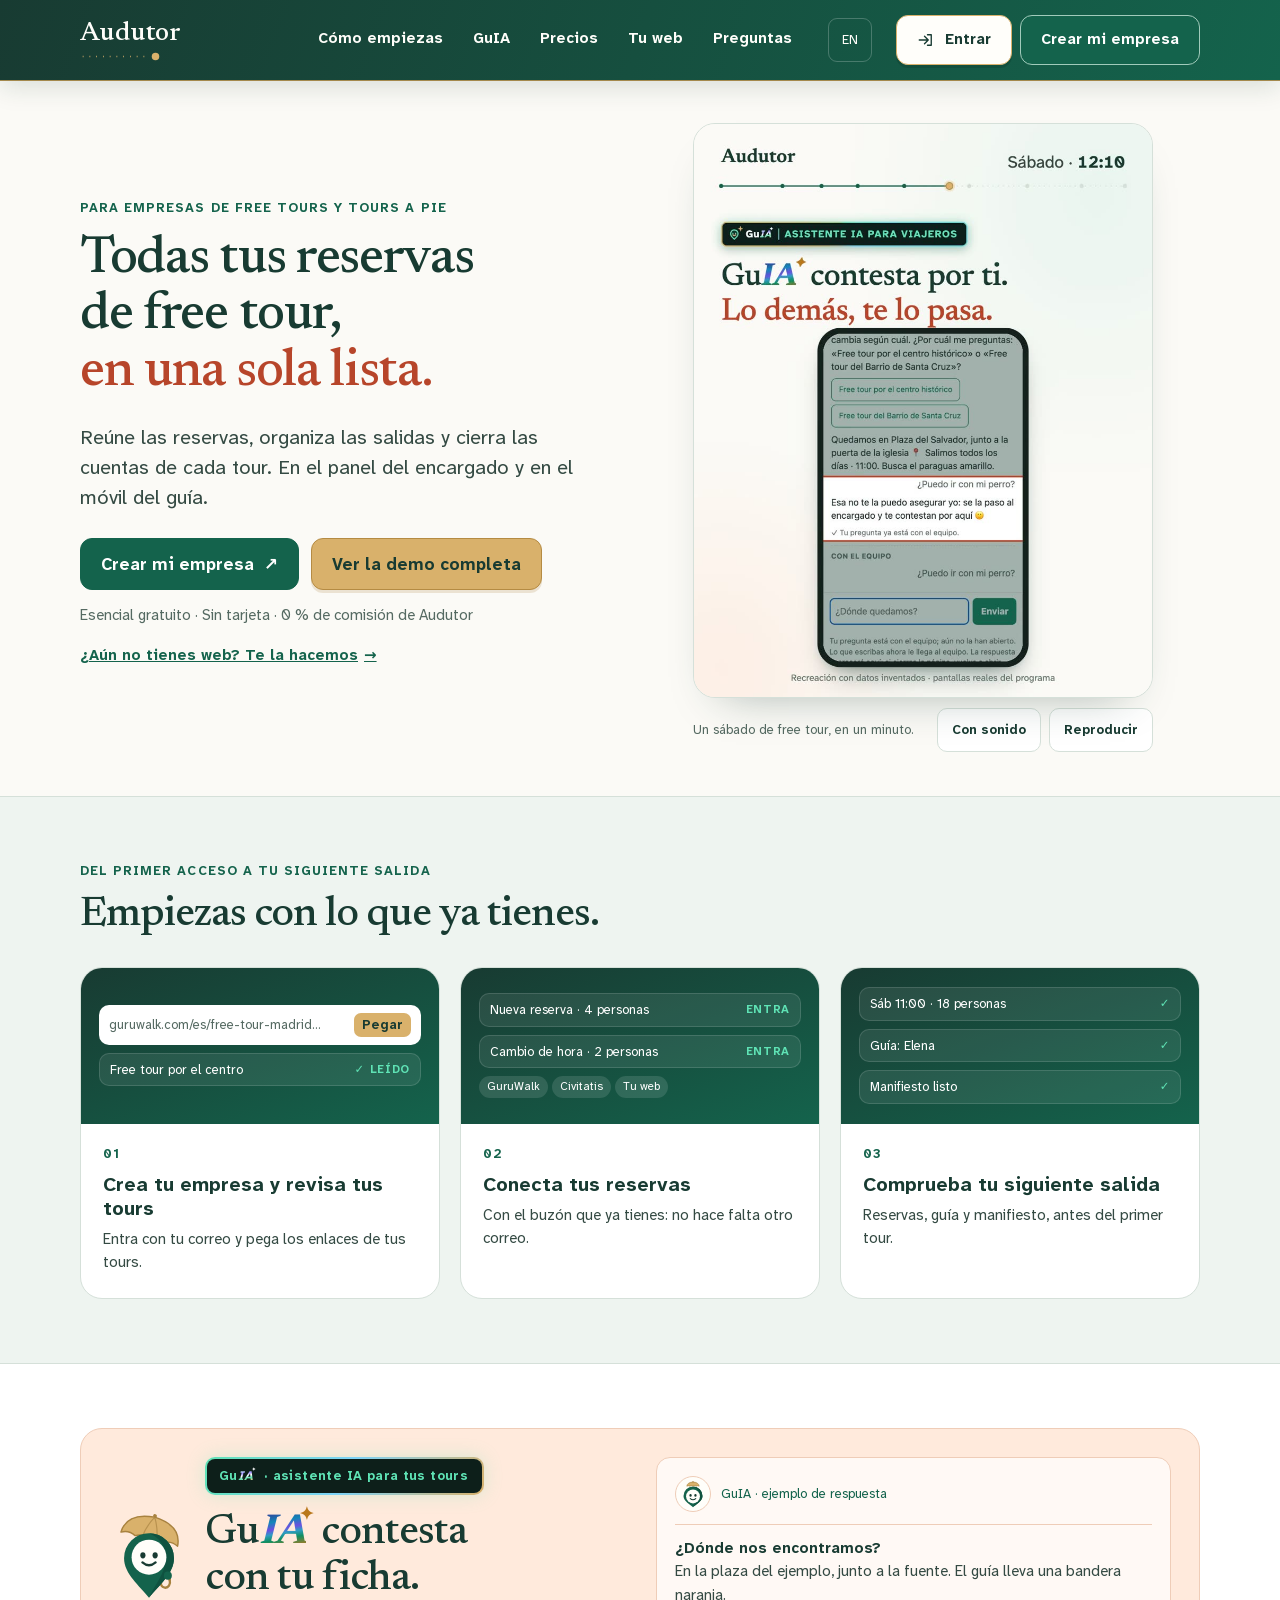
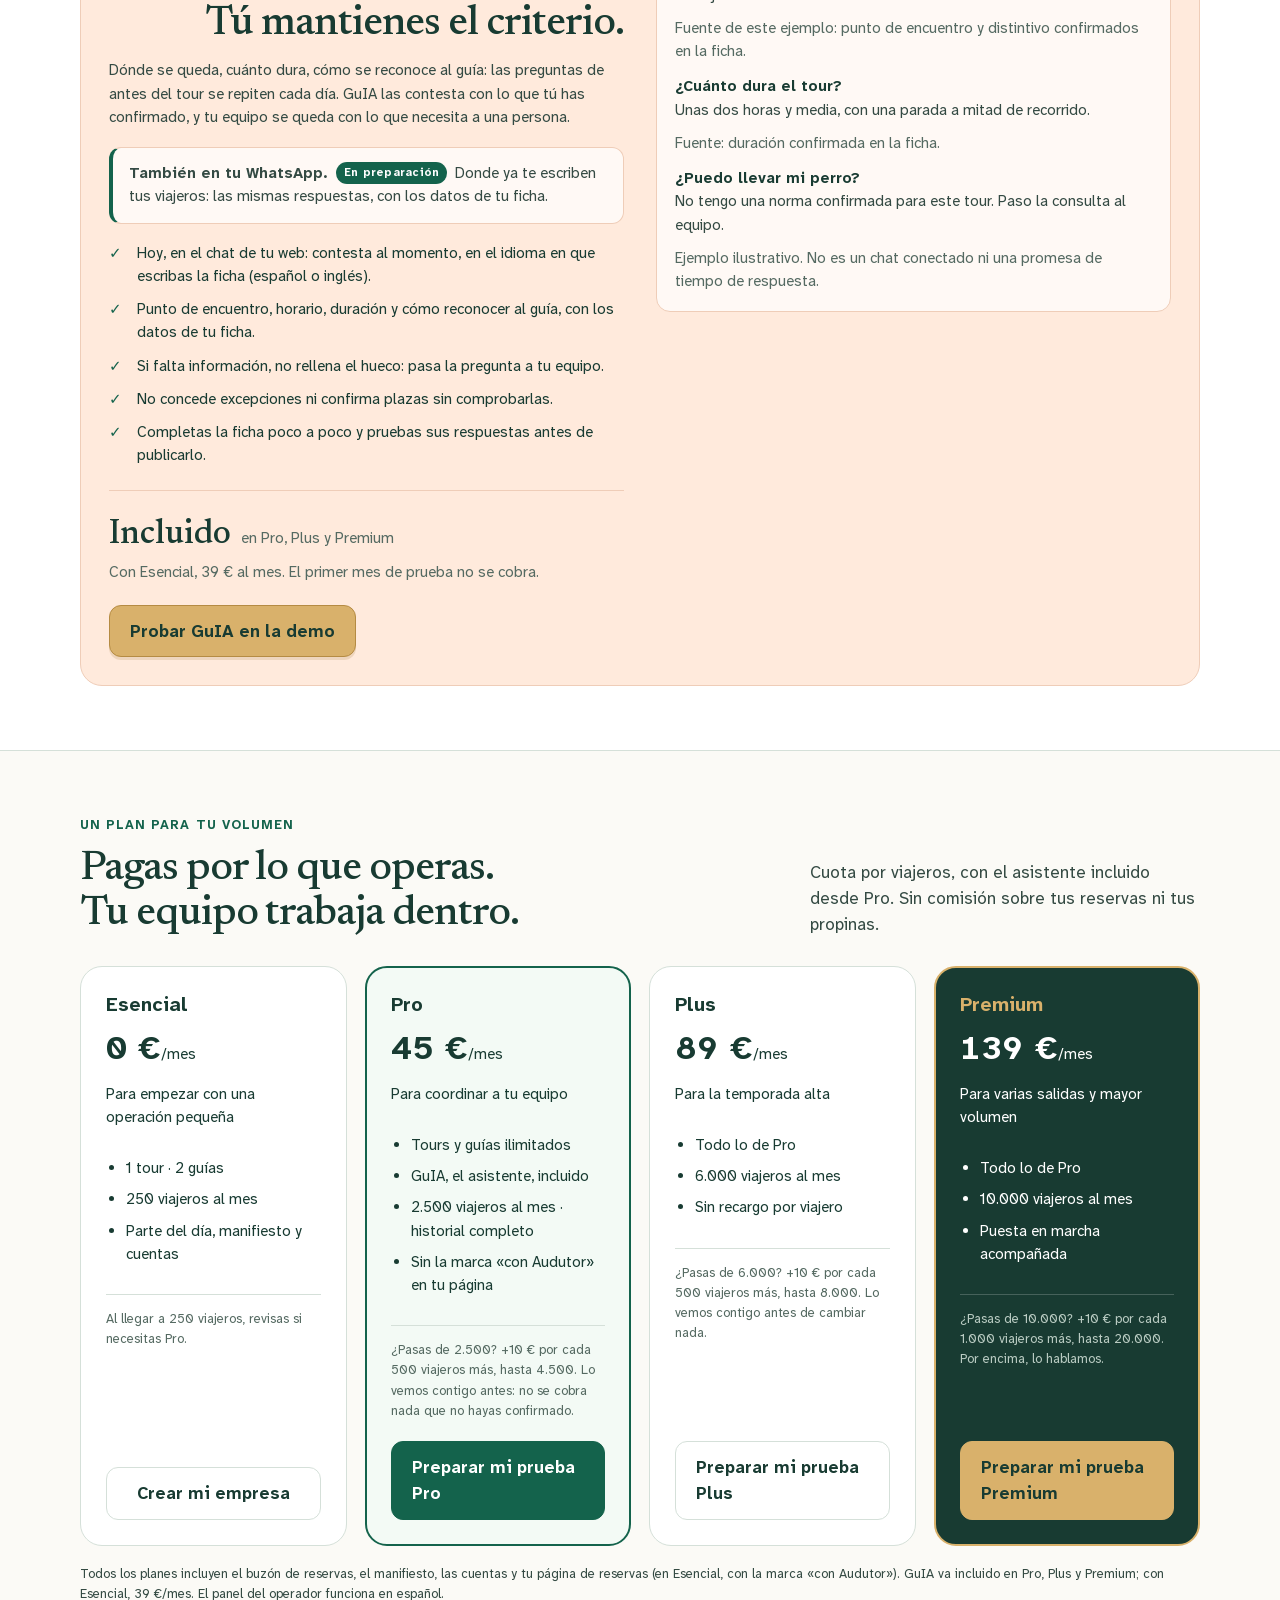
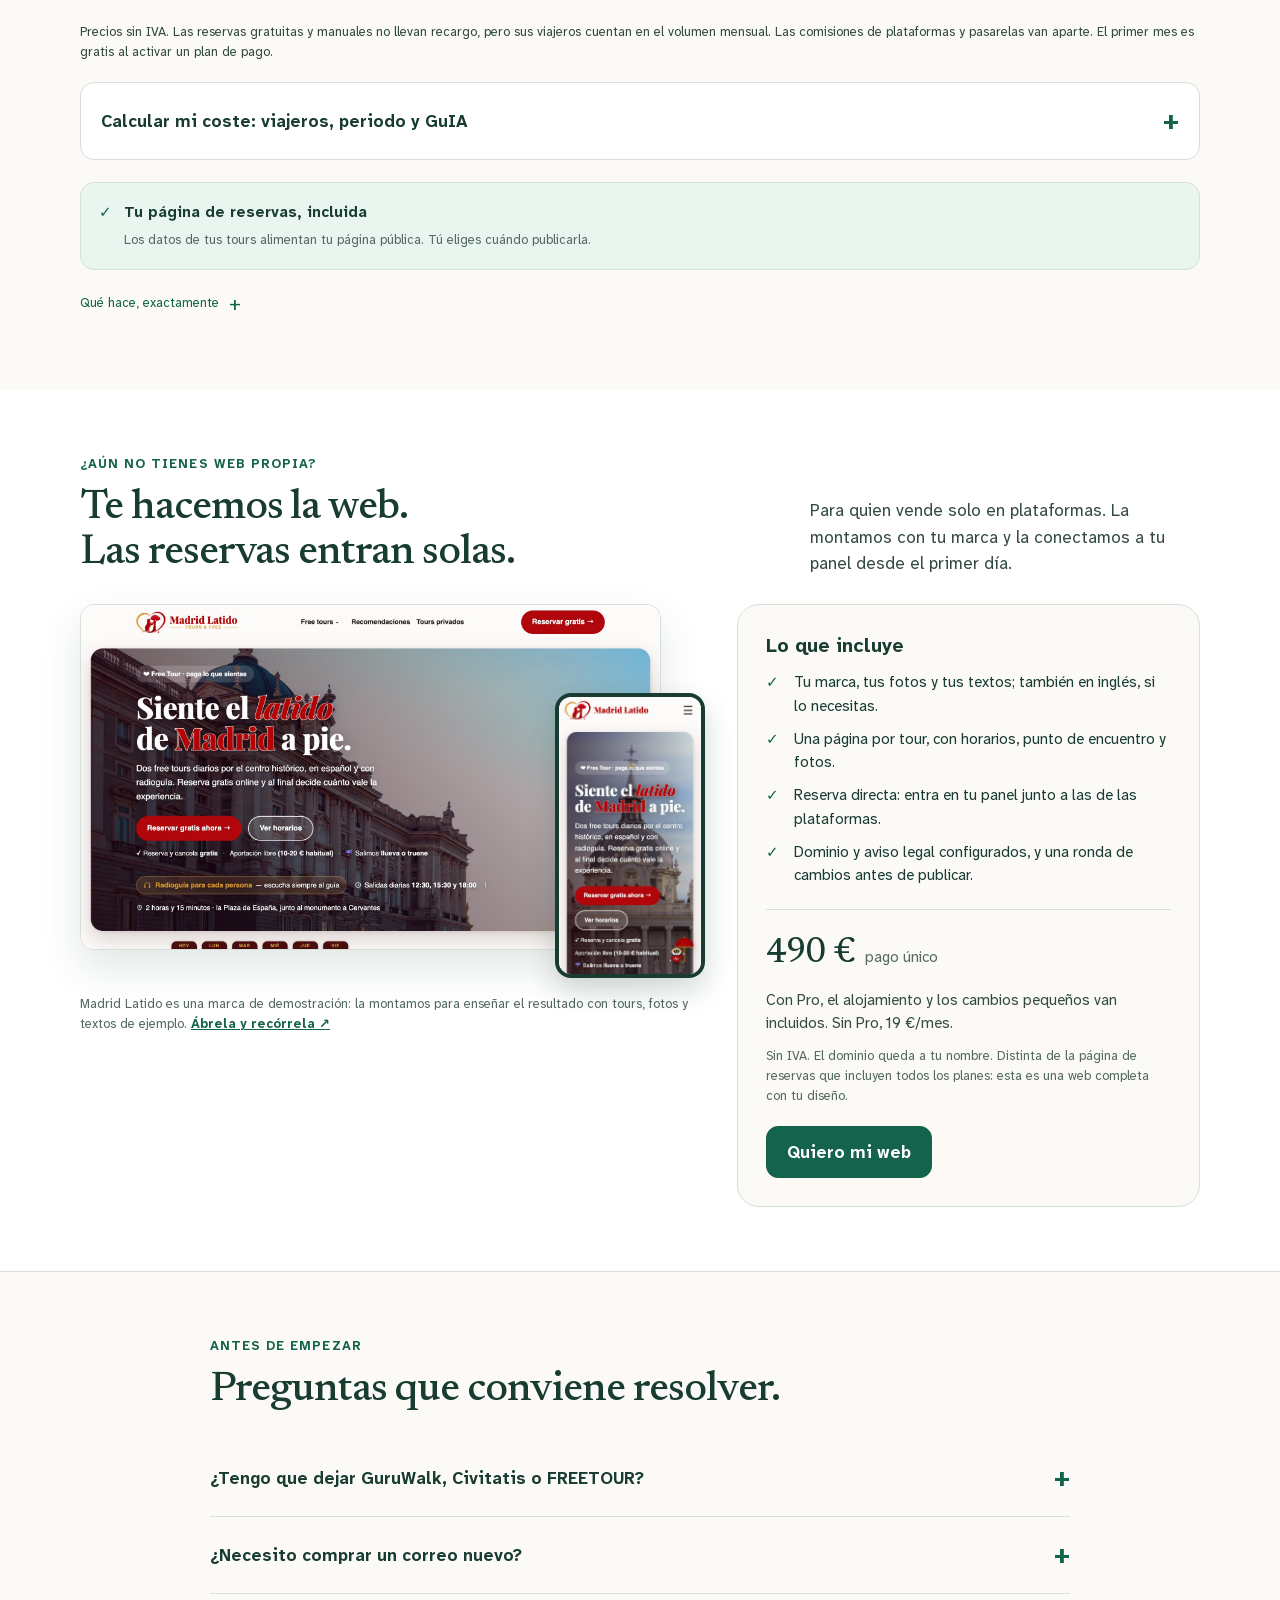
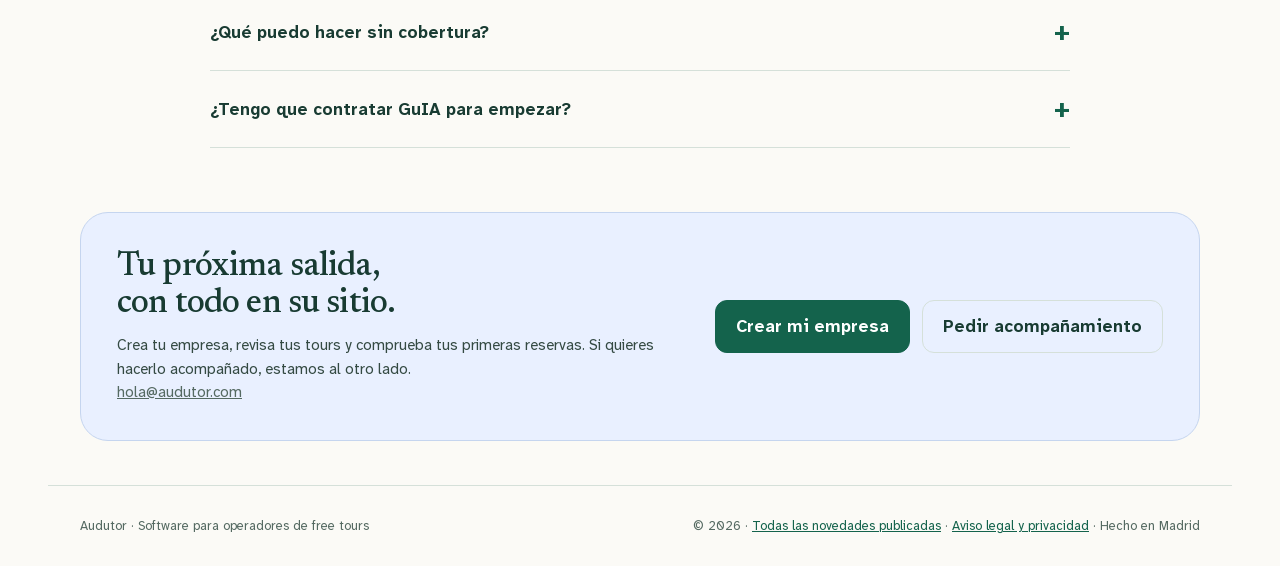
<file: index.html>
<!doctype html>
<html lang="es"><head>
<meta charset="utf-8"><meta name="viewport" content="width=device-width,initial-scale=1">
<title>Audutor · Reservas, manifiesto y cuentas para free tours</title><meta name="description" content="Reúne las reservas de tus canales, organiza las salidas y cierra las cuentas de cada tour. Panel del encargado y manifiesto en el móvil del guía.">
<link rel="icon" href="data:image/svg+xml,<svg xmlns='http://www.w3.org/2000/svg' viewBox='0 0 512 512'><rect width='512' height='512' rx='112' fill='%2314634c'/><path d='M92 322 C 168 268, 236 372, 306 300' fill='none' stroke='%23c98a2d' stroke-width='15' stroke-linecap='round' stroke-dasharray='1 34'/><g transform='translate(330 150)'><path d='M60 0C26.9 0 0 26.9 0 60c0 45 60 112 60 112s60-67 60-112C120 26.9 93.1 0 60 0z' fill='%23f4653a'/><circle cx='60' cy='58' r='23' fill='%23fffdf7'/></g><text x='92' y='252' font-family='Georgia,serif' font-size='118' font-weight='700' fill='%23fdf9ee'>Au</text></svg>">
<meta name="theme-color" content="#14634c">
<link rel="canonical" href="https://audutor.com/">
<link rel="alternate" hreflang="es" href="https://audutor.com/">
<link rel="alternate" hreflang="en" href="https://audutor.com/en/">
<link rel="alternate" hreflang="x-default" href="https://audutor.com/">
<meta property="og:type" content="website"><meta property="og:site_name" content="Audutor">
<meta property="og:locale" content="es_ES"><meta property="og:locale:alternate" content="en_GB">
<meta property="og:url" content="https://audutor.com/">
<meta property="og:title" content="Audutor · Reservas, manifiesto y cuentas para free tours"><meta property="og:description" content="Reúne las reservas de tus canales, organiza las salidas y cierra las cuentas de cada tour. Panel del encargado y manifiesto en el móvil del guía.">
<meta property="og:image" content="https://audutor.com/identidad/audutor-og.png">
<meta property="og:image:width" content="1200"><meta property="og:image:height" content="630"><meta property="og:image:alt" content="Audutor · Manifiesto del guía con datos ficticios">
<meta name="twitter:card" content="summary_large_image"><meta name="twitter:title" content="Audutor · Reservas, manifiesto y cuentas para free tours"><meta name="twitter:description" content="Reúne las reservas de tus canales, organiza las salidas y cierra las cuentas de cada tour. Panel del encargado y manifiesto en el móvil del guía."><meta name="twitter:image" content="https://audutor.com/identidad/audutor-og.png">
<link rel="stylesheet" href="marketing.css">
</head><body>
<a class="salto" href="#contenido">Saltar al contenido</a>
<header class="cabecera"><div class="barra ancho"><a class="marca" href="./" aria-label="Audutor · inicio">Audutor<svg viewBox="0 0 110 12" aria-hidden="true"><path d="M2 6h82" fill="none" stroke="#d9b16b" stroke-width="2" stroke-dasharray="1 8"/><circle cx="99" cy="6" r="5" fill="#d9b16b"/></svg></a>
<nav class="navegacion" aria-label="Secciones"><a href="#comenzar">Cómo empiezas</a><a href="#asistente">GuIA</a><a href="#planes">Precios</a><a href="#tu-web">Tu web</a><a href="#preguntas">Preguntas</a></nav>
<details class="menu"><summary aria-label="Abrir menú"><svg viewBox="0 0 24 24" width="20" height="20" fill="none" stroke="currentColor" stroke-width="1.8" stroke-linecap="round" aria-hidden="true" focusable="false"><path d="M4 6h16M4 12h16M4 18h16"/></svg></summary><div><a href="#comenzar">Cómo empiezas</a><a href="#asistente">GuIA</a><a href="#planes">Precios</a><a href="#tu-web">Tu web</a><a href="#preguntas">Preguntas</a><a href="entrar/">Entrar</a><a href="en/" lang="en">Read in English</a></div></details>
<a class="idioma" href="en/" lang="en" aria-label="Read in English">EN</a><div class="acciones acciones-cabecera"><a class="boton boton-cabecera boton-acceso" href="entrar/"><svg viewBox="0 0 24 24" fill="none" stroke="currentColor" stroke-width="1.8" stroke-linecap="round" stroke-linejoin="round" aria-hidden="true" focusable="false"><path d="M14 5h5v14h-5M3 12h12M10 7l5 5-5 5"/></svg>Entrar</a><a class="boton boton-cabecera" href="entrar/?modo=alta">Crear mi empresa</a></div></div></header>
<main id="contenido" tabindex="-1">
<section class="hero ancho" aria-labelledby="titulo"><div class="hero-texto"><p class="etiqueta">Para empresas de free tours y tours a pie</p><h1 id="titulo">Todas tus reservas de free tour,<br><span>en una sola lista.</span></h1><p class="lead">Reúne las reservas, organiza las salidas y cierra las cuentas de cada tour. En el panel del encargado y en el móvil del guía.</p></div>
<figure class="bucle" aria-labelledby="bucle-pie"><div class="bucle-marco"><video class="bucle-video" data-bucle muted loop playsinline preload="metadata" width="864" height="1080" poster="identidad/audutor-sabado-4x5.es.jpg" aria-describedby="bucle-guion"><source src="identidad/audutor-sabado-4x5.es.mp4" type="video/mp4"></video><div class="bucle-barra" data-bucle-barra role="slider" tabindex="0" aria-label="Avance del vídeo" aria-valuemin="0" aria-valuemax="53" aria-valuenow="0" hidden></div></div><figcaption class="bucle-pie"><span id="bucle-pie">Un sábado de free tour, en un minuto.</span><span class="bucle-botones"><button type="button" class="bucle-boton" data-bucle-sonido data-con="Con sonido" data-sin="Sin sonido" hidden>Con sonido</button><button type="button" class="bucle-boton" data-bucle-pausa data-pausa="Pausar" data-sigue="Reproducir" hidden>Pausar</button></span></figcaption><ol id="bucle-guion" hidden><li>Reservas por todas partes, y un sábado por delante.</li><li>08:40, las reservas: todas tus plataformas, una sola lista.</li><li>09:15, el panel de la oficina: eliges guía y le llega al móvil.</li><li>09:20, el móvil de la guía: confirma desde el móvil.</li><li>10:20, cambios de última hora: cambios y cancelaciones, al momento.</li><li>12:10, GuIA, el asistente IA para viajeros: contesta por ti y lo demás te lo pasa.</li><li>12:40, web a medida: tu propia web, te la hacemos.</li><li>Al terminar: tour cerrado, caja apuntada.</li><li>Gestión económica: las cuentas del mes, sin hojas de cálculo.</li><li>Recreación con datos inventados y pantallas reales del programa.</li></ol></figure>
<div class="hero-acciones"><div class="acciones acciones-hero"><a class="boton boton-hero" href="entrar/?modo=alta">Crear mi empresa <span aria-hidden="true">↗</span></a><a class="boton boton-demo boton-hero" href="demo/#manifiesto">Ver la demo completa</a></div><p class="condiciones">Esencial gratuito · Sin tarjeta · 0 % de comisión de Audutor</p><a class="hero-tu-web" href="#tu-web">¿Aún no tienes web? Te la hacemos <span aria-hidden="true">→</span></a></div></section>
<section class="capitulo empezar" id="comenzar"><div class="ancho"><div class="capitulo-cab"><div><span class="etiqueta etiqueta-capitulo">Del primer acceso a tu siguiente salida</span><h2>Empiezas con lo que ya tienes.</h2></div></div><ol class="alta-pasos"><li class="alta-paso"><div class="alta-pantalla" aria-hidden="true"><span class="ap-campo"><i>guruwalk.com/es/free-tour-madrid…</i><b>Pegar</b></span><span class="ap-fila">Free tour por el centro<b>✓ Leído</b></span></div><div class="alta-texto"><h3>Crea tu empresa y revisa tus tours</h3><p>Entra con tu correo y pega los enlaces de tus tours.</p></div></li><li class="alta-paso"><div class="alta-pantalla" aria-hidden="true"><span class="ap-fila">Nueva reserva · 4 personas<b>Entra</b></span><span class="ap-fila">Cambio de hora · 2 personas<b>Entra</b></span><span class="ap-chips"><span>GuruWalk</span><span>Civitatis</span><span>Tu web</span></span></div><div class="alta-texto"><h3>Conecta tus reservas</h3><p>Con el buzón que ya tienes: no hace falta otro correo.</p></div></li><li class="alta-paso"><div class="alta-pantalla" aria-hidden="true"><span class="ap-fila">Sáb 11:00 · 18 personas<b>✓</b></span><span class="ap-fila">Guía: Elena<b>✓</b></span><span class="ap-fila">Manifiesto listo<b>✓</b></span></div><div class="alta-texto"><h3>Comprueba tu siguiente salida</h3><p>Reservas, guía y manifiesto, antes del primer tour.</p></div></li></ol></div></section>
<section class="capitulo guia-cap" id="asistente"><div class="ancho"><div class="comp"><div><div class="guia-marca"><img class="guia-figura" src="identidad/guia.svg" alt="" width="80" height="101"><div><span class="etiqueta etiqueta-capitulo guia-sello"><span>Gu<span class="ia-cromo ia-noche">IA</span></span> · asistente IA para tus tours</span><h2>Gu<span class="ia-cromo">IA</span> contesta con tu ficha.<br>Tú mantienes el criterio.</h2></div></div><p class="guia-entrada">Dónde se queda, cuánto dura, cómo se reconoce al guía: las preguntas de antes del tour se repiten cada día. GuIA las contesta con lo que tú has confirmado, y tu equipo se queda con lo que necesita a una persona.</p><p class="guia-whatsapp"><b>También en tu WhatsApp.</b> <span class="guia-pronto">En preparación</span> Donde ya te escriben tus viajeros: las mismas respuestas, con los datos de tu ficha.</p><ul class="guia-lista"><li>Hoy, en el chat de tu web: contesta al momento, en el idioma en que escribas la ficha (español o inglés).</li><li>Punto de encuentro, horario, duración y cómo reconocer al guía, con los datos de tu ficha.</li><li>Si falta información, no rellena el hueco: pasa la pregunta a tu equipo.</li><li>No concede excepciones ni confirma plazas sin comprobarlas.</li><li>Completas la ficha poco a poco y pruebas sus respuestas antes de publicarlo.</li></ul><div class="guia-precio"><b>Incluido</b><span>en Pro, Plus y Premium</span></div><p class="nota">Con Esencial, 39 € al mes. El primer mes de prueba no se cobra.</p><div class="acciones acciones-comp"><a class="boton boton-demo" href="demo/#chat">Probar GuIA en la demo</a></div></div><div class="dialogo"><div class="dialogo-cab"><span class="guia-avatar"><img src="identidad/guia-compacta.svg" alt="" width="28" height="28"></span>GuIA · ejemplo de respuesta</div><b>¿Dónde nos encontramos?</b><p>En la plaza del ejemplo, junto a la fuente. El guía lleva una bandera naranja.</p><p class="nota">Fuente de este ejemplo: punto de encuentro y distintivo confirmados en la ficha.</p><strong>¿Cuánto dura el tour?</strong><p>Unas dos horas y media, con una parada a mitad de recorrido.</p><p class="nota">Fuente: duración confirmada en la ficha.</p><strong>¿Puedo llevar mi perro?</strong><p>No tengo una norma confirmada para este tour. Paso la consulta al equipo.</p><p class="nota">Ejemplo ilustrativo. No es un chat conectado ni una promesa de tiempo de respuesta.</p></div></div></div></section>
<section class="capitulo ancho" id="planes"><div class="capitulo-cab"><div><span class="etiqueta etiqueta-capitulo">Un plan para tu volumen</span><h2>Pagas por lo que operas.<br>Tu equipo trabaja dentro.</h2></div><p>Cuota por viajeros, con el asistente incluido desde Pro. Sin comisión sobre tus reservas ni tus propinas.</p></div><div class="planes"><article class="plan " data-plan="esencial"><h3>Esencial</h3><div class="precio"><span class="imp" data-base="0" data-mensual="0" data-anual="0">0</span> €<small>/mes</small></div><p class="fact-nota" data-nota hidden>facturado anualmente · 0 €/año</p><div class="plan-unit" data-bono="250"></div><div class="para">Para empezar con una operación pequeña</div><ul><li>1 tour · 2 guías</li><li>250 viajeros al mes</li><li>Parte del día, manifiesto y cuentas</li></ul><p class="plan-extra">Al llegar a 250 viajeros, revisas si necesitas Pro.</p><a class="boton secundario boton-plan" href="entrar/?modo=alta">Crear mi empresa</a></article><article class="plan destacado" data-plan="pro"><h3>Pro</h3><div class="precio"><span class="imp" data-base="45" data-mensual="45" data-anual="37.5">45</span> €<small>/mes</small></div><p class="fact-nota" data-nota hidden>facturado anualmente · 450 €/año</p><div class="plan-unit" data-bono="2500"></div><div class="para">Para coordinar a tu equipo</div><ul><li>Tours y guías ilimitados</li><li>GuIA, el asistente, incluido</li><li>2.500 viajeros al mes · historial completo</li><li>Sin la marca «con Audutor» en tu página</li></ul><p class="plan-extra">¿Pasas de 2.500? +10 € por cada 500 viajeros más, hasta 4.500. Lo vemos contigo antes: no se cobra nada que no hayas confirmado.</p><a class="boton  boton-plan" href="#contacto">Preparar mi prueba Pro</a></article><article class="plan " data-plan="plus"><h3>Plus</h3><div class="precio"><span class="imp" data-base="89" data-mensual="89" data-anual="74.17">89</span> €<small>/mes</small></div><p class="fact-nota" data-nota hidden>facturado anualmente · 890 €/año</p><div class="plan-unit" data-bono="6000"></div><div class="para">Para la temporada alta</div><ul><li>Todo lo de Pro</li><li>6.000 viajeros al mes</li><li>Sin recargo por viajero</li></ul><p class="plan-extra">¿Pasas de 6.000? +10 € por cada 500 viajeros más, hasta 8.000. Lo vemos contigo antes de cambiar nada.</p><a class="boton secundario boton-plan" href="#contacto">Preparar mi prueba Plus</a></article><article class="plan premium" data-plan="premium"><h3>Premium</h3><div class="precio"><span class="imp" data-base="139" data-mensual="139" data-anual="115.83">139</span> €<small>/mes</small></div><p class="fact-nota" data-nota hidden>facturado anualmente · 1.390 €/año</p><div class="plan-unit" data-bono="10000"></div><div class="para">Para varias salidas y mayor volumen</div><ul><li>Todo lo de Pro</li><li>10.000 viajeros al mes</li><li>Puesta en marcha acompañada</li></ul><p class="plan-extra">¿Pasas de 10.000? +10 € por cada 1.000 viajeros más, hasta 20.000. Por encima, lo hablamos.</p><a class="boton secundario boton-plan" href="#contacto">Preparar mi prueba Premium</a></article></div><p class="garantia">Todos los planes incluyen el buzón de reservas, el manifiesto, las cuentas y tu página de reservas (en Esencial, con la marca «con Audutor»). GuIA va incluido en Pro, Plus y Premium; con Esencial, 39 €/mes. El panel del operador funciona en español.</p><p class="garantia">Precios sin IVA. Las reservas gratuitas y manuales no llevan recargo, pero sus viajeros cuentan en el volumen mensual. Las comisiones de plataformas y pasarelas van aparte. El primer mes es gratis al activar un plan de pago.</p>
<details class="detalle-precio" id="calcular"><summary>Calcular mi coste: viajeros, periodo y GuIA</summary>
<div class="calc"><div class="fact-toggle" id="factToggle" role="radiogroup" aria-label="Periodo de facturación"><button type="button" role="radio" aria-checked="true" data-modo="mensual">Mensual</button><button type="button" role="radio" aria-checked="false" tabindex="-1" data-modo="anual">Anual · pagas diez meses por doce</button></div>
<div class="calc-pregunta"><label for="calc-v">Viajeros al mes</label><output id="calc-v-val" for="calc-v">1.000</output></div><input type="range" id="calc-v" min="50" max="12000" step="50" value="1000" aria-describedby="calc-aclaracion"><div class="calc-topes"><span>50</span><span>12.000</span></div>
<div class="calc-opciones"><label class="calc-equipo"><input type="checkbox" id="calc-equipo"><span>Tengo más de un tour o más de dos guías<small class="calc-fino">Necesitas Pro o Premium aunque tengas pocas reservas.</small></span></label><div><label class="tf-o"><input type="checkbox" data-c="guia" data-eur="39" data-dentro="pro plus premium" onchange="tarifa()"><span class="tf-n">GuIA, el asistente<small>Respuestas con los datos que has confirmado. Si falta información, la pregunta se pasa al equipo. Va incluido en Pro, Plus y Premium.</small></span><span class="tf-p">+39 €</span></label><details class="tf-mas"><summary>Qué hace, exactamente</summary><ul><li>Contesta en el chat de tu web, en el idioma en que escribas la ficha (español o inglés), con los datos confirmados disponibles.</li><li>Explica el punto de encuentro, el horario, la duración y cómo reconocer al guía.</li><li>Puedes completar la ficha poco a poco y probar sus respuestas antes de publicar. Las preguntas sin respuesta quedan para que las revise el equipo.</li><li>No concede excepciones que necesiten autorización de una persona ni confirma plazas sin comprobarlas.</li></ul></details></div></div>
<div class="calc-res"><div><span class="calc-et">Plan según tu operación</span><b id="calc-plan">Pro</b><span class="calc-fino" id="calc-porque">2.500 viajeros incluidos</span></div><div><span class="calc-et">Por viajero</span><b id="calc-pv">0,05 €</b><span class="calc-fino">Sobre tu volumen real</span></div></div>
<div class="calc-cuenta"><div><span>Cuota base</span><b id="calc-base">45 €</b></div><div><span>GuIA</span><b id="calc-guia">0 €</b></div><div class="calc-total"><span id="calc-periodo">Estimación mensual</span><b id="calc-eur">45 €</b><p class="calc-anual" id="calc-anual">Equivalente anual: <b>450 €</b></p></div></div><p class="calc-pie" id="calc-aclaracion">Estimación según la tarifa publicada. Si tu volumen te lleva a otro plan, lo vemos contigo antes de cambiar la cuota; no se factura automáticamente. El plan anual y GuIA se cobran por años.</p></div></details>
<div class="tf-o tf-incluida" data-c="web"><span class="tf-ok" aria-hidden="true">✓</span><span class="tf-n">Tu página de reservas, incluida<small>Los datos de tus tours alimentan tu página pública. Tú eliges cuándo publicarla.</small></span></div><details class="tf-mas"><summary>Qué hace, exactamente</summary><ul><li>Portada y ficha por tour, reserva contra el aforo registrado y QR de recomendación por guía.</li><li>En Esencial lleva la marca «con Audutor». En los planes de pago, tu marca.</li><li>¿Ya tienes web? Puede sincronizarse mediante la API de Audutor. Necesita una conexión adaptada y comprobada; no hay un complemento universal.</li><li>Para ofrecer tours con precio necesitas configurar tu dirección de cobro externa. El pago de reservas se realiza fuera de Audutor.</li></ul></details></section>
<section class="capitulo tu-web" id="tu-web"><div class="ancho"><div class="capitulo-cab"><div><span class="etiqueta etiqueta-capitulo">¿Aún no tienes web propia?</span><h2>Te hacemos la web.<br>Las reservas entran solas.</h2></div><p>Para quien vende solo en plataformas. La montamos con tu marca y la conectamos a tu panel desde el primer día.</p></div><div class="tu-web-cuerpo"><figure class="tu-web-ejemplo"><a href="https://madridlatido.com" target="_blank" rel="noopener"><img class="tu-web-escritorio" src="identidad/web-ejemplo-escritorio.jpg" alt="Portada de la web de Madrid Latido en un ordenador" width="1920" height="1140" loading="lazy"><img class="tu-web-movil" src="identidad/web-ejemplo-movil.jpg" alt="" width="585" height="1140" loading="lazy"></a><figcaption>Madrid Latido es una marca de demostración: la montamos para enseñar el resultado con tours, fotos y textos de ejemplo. <a href="https://madridlatido.com" target="_blank" rel="noopener">Ábrela y recórrela <span aria-hidden="true">↗</span></a></figcaption></figure><div class="tu-web-oferta"><h3>Lo que incluye</h3><ul class="tu-web-lista"><li>Tu marca, tus fotos y tus textos; también en inglés, si lo necesitas.</li><li>Una página por tour, con horarios, punto de encuentro y fotos.</li><li>Reserva directa: entra en tu panel junto a las de las plataformas.</li><li>Dominio y aviso legal configurados, y una ronda de cambios antes de publicar.</li></ul><div class="tu-web-precio"><b>490 €</b><span>pago único</span></div><p class="tu-web-cuota">Con Pro, el alojamiento y los cambios pequeños van incluidos. Sin Pro, 19 €/mes.</p><p class="nota">Sin IVA. El dominio queda a tu nombre. Distinta de la página de reservas que incluyen todos los planes: esta es una web completa con tu diseño.</p><div class="acciones acciones-tu-web"><a class="boton" href="mailto:hola@audutor.com?subject=Quiero%20mi%20web">Quiero mi web</a></div></div></div></div></section>
<section class="capitulo ancho" id="preguntas"><div class="faq"><span class="etiqueta etiqueta-capitulo">Antes de empezar</span><h2>Preguntas que conviene resolver.</h2><details><summary>¿Tengo que dejar GuruWalk, Civitatis o FREETOUR?</summary><p>Puedes seguir vendiendo en ellas. Audutor incorpora los correos de reservas que reconoce. No equivale a una conexión que cierre disponibilidad en todas las plataformas.</p></details><details><summary>¿Necesito comprar un correo nuevo?</summary><p>No. Conectas el buzón que ya usas y Audutor lee también las reservas que ya estaban en él. Revisa las de tus próximas salidas: no todos los correos se reconocen solos.</p></details><details><summary>¿Qué puedo hacer sin cobertura?</summary><p>Añade la app del guía a la pantalla de inicio y carga la salida con conexión. Puede consultar los datos guardados y anotar acciones admitidas sin señal; se sincronizan al reconectar. Comprueba ese recorrido en el móvil que usarás.</p></details><details><summary>¿Tengo que contratar GuIA para empezar?</summary><p>El sistema funciona sin GuIA. Va incluido en Pro, Plus y Premium; con Esencial cuesta 39 €/mes. Su primer mes de prueba no se cobra.</p></details></div></section><section class="ancho" id="contacto"><div class="final"><div><h2>Tu próxima salida,<br>con todo en su sitio.</h2><p>Crea tu empresa, revisa tus tours y comprueba tus primeras reservas. Si quieres hacerlo acompañado, estamos al otro lado.</p><p class="nota"><a href="mailto:hola@audutor.com">hola@audutor.com</a></p></div><div class="acciones acciones-final"><a class="boton boton-final" href="entrar/?modo=alta">Crear mi empresa</a><a class="boton secundario boton-final" href="mailto:hola@audutor.com?subject=Puesta%20en%20marcha%20Audutor">Pedir acompañamiento</a></div></div></section>
</main><footer class="pie ancho"><span>Audutor · Software para operadores de free tours</span><span>© 2026 · <a href="novedades/">Todas las novedades publicadas</a> · <a href="aviso-legal/">Aviso legal y privacidad</a> · Hecho en Madrid</span></footer>
<script>
var TEXTO_CALC={'total':'Estimación mensual','aprox':'Equivalente mensual estimado','anual':'Estimación anual','anualtexto':'Estimación anual si mantienes este volumen:','sin':'Gratis, sin tarjeta y sin caducidad.'};
/* TARIFA_COMPARTIDA_INICIO */
/* La fórmula publicada, la misma en ES y EN. Desde el 17-nov-2026 son escalones de cuota
   fija: la web prometía un recargo por viajero sobre los bonos de Pro y de Premium, y la
   cuota que se cobra (`clientes.cuota()`) no sumaba ninguno. Carlos eligió un plan en medio
   de 89 € hasta 6.000 (opción B de docs/evaluaciones/2026-11-17-precio-por-encima-del-bono/).
   Desde el 23-nov-2026 los planes de pago tienen AMPLIACIONES, que SÍ cobra `cuota()` cuando
   el admin las pone (`clientes.PLANES[plan].ampliacion`): la tarifa A de
   docs/evaluaciones/2026-11-23-ser-la-mas-barata/. La calculadora da la opción más barata en
   la que cabe el volumen, como `clientes.opcionPara`; lo vigila ampliaciones.test.js. */
function costeMes(v){
  var n = Math.max(0, Number(v) || 0);
  /* Cada escalón es un plan entero, con el precio y el bono de `clientes.PLANES` (lo vigila
     tarifa-cinco-copias). */
  var escalones = [
    { plan:'esencial', nombre:'Esencial', euros:0,   bono:250 },
    { plan:'pro',      nombre:'Pro',      euros:45,  bono:2500 },
    { plan:'plus',     nombre:'Plus',     euros:89,  bono:6000 },
    { plan:'premium',  nombre:'Premium',  euros:139, bono:10000 }];
  /* Y lo que se le puede sumar a cada uno, como `clientes.PLANES[plan].ampliacion`. */
  var ampliacion = {
    pro:     { euros:10, viajeros:500,  max:4 },
    plus:    { euros:10, viajeros:500,  max:4 },
    premium: { euros:10, viajeros:1000, max:10 } };
  /* La más barata en la que cabe, recorriendo plan por plan y ampliación por ampliación en
     el mismo orden que `opcionPara`: a igual precio gana la primera. Si no cabe en ninguna,
     la más grande, y se habla. */
  var r = null, mayor = null;
  for (var i = 0; i < escalones.length; i++) {
    var e = escalones[i], a = ampliacion[e.plan];
    for (var k = 0; k <= (a ? a.max : 0); k++) {
      var o = { plan:e.plan, nombre:e.nombre, euros:e.euros + (k ? k * a.euros : 0),
                bono:e.bono + (k ? k * a.viajeros : 0), ampliaciones:k, extra:k ? k * a.viajeros : 0 };
      if (!mayor || o.bono > mayor.bono) mayor = o;
      if (n <= o.bono && (!r || o.euros < r.euros)) r = o;
    }
  }
  if (!r) r = mayor;
  return {
    plan: r.plan, nombre: r.nombre, euros: r.euros, bono: r.bono, ampliaciones: r.ampliaciones, extra: r.extra,
    /* SOBRE SU VOLUMEN, no sobre el bono del plan. Dividiendo por el bono, a un operador
       de 300 viajeros se le enseñaba Premium a «0,04 €/viajero» — que es el coste de
       alguien que lleva 4.000, no el suyo. */
    porViajero: n ? r.euros / n : 0,
    /* Por encima del bono más grande no se suma nada: se habla con el operador. La
       calculadora no inventa una cifra que nadie ha acordado. */
    hablamos: n > r.bono,
  };
}
var TF_MODO = 'mensual';
/* GuIA va DENTRO de Pro, Plus y Premium desde el 22-nov-2026 (decisión de Carlos): su
   casilla lleva `data-dentro` con esos planes y en ellos no se suma, igual que no la suma
   `cuota()` en la app. Es la misma tabla que `INCLUIDOS_POR_PLAN` de clientes.js; lo
   vigila clientes.test.js. `dentro` dice si alguna casilla marcada va en ese plan. */
function tfExtras(plan){
  var total=0,dentro=false;
  document.querySelectorAll('.tf-o input:checked:not(:disabled)').forEach(function(i){
    if(plan&&(' '+(i.dataset.dentro||'')+' ').indexOf(' '+plan+' ')>=0){dentro=true;return;}
    total+=Number(i.dataset.eur);
  });
  return {total:total,dentro:dentro};
}
/* El mensual equivalente se muestra a céntimos; el cobro anual sigue siendo ×10.
   Redondear 45×10/12 a 38 cambiaba el precio visible de 37,50 en una comparación. */
function tfAnual(v){ return Math.round(v * 10 / 12 * 100) / 100; }
function porViajero(euros, bono){
  return bono ? (Math.round(euros / bono * 100) / 100).toFixed(2) : '0.00';
}
function pintaCalc(){ tarifa(); }
function tarifa(){
  var en=document.documentElement.lang==='en';
  /* `useGrouping:'always'`: en español el navegador no separa los miles de cuatro cifras y
     la calculadora decía «2500 viajeros» junto a una tarjeta con «2.500». */
  var fmt=function(v,importe){return Number(v).toLocaleString(en?'en-GB':'es-ES',{minimumFractionDigits:importe&&!Number.isInteger(v)?2:0,maximumFractionDigits:2,useGrouping:'always'});};
  var dinero=function(v){return en?'€'+fmt(v,true):fmt(v,true)+' €';};
  document.querySelector('.tf-o .tf-p').textContent='+'+dinero(TF_MODO==='anual'?390:39)+(TF_MODO==='anual'?(en?'/year':'/año'):(en?'/month':'/mes'));
  document.querySelectorAll('.plan').forEach(function(p){
    var imp=p.querySelector('.precio .imp'),base=Number(imp.dataset.base)+tfExtras(p.dataset.plan).total;
    imp.textContent=fmt(TF_MODO==='anual'?tfAnual(base):base,true);
    var nota=p.querySelector('[data-nota]');nota.hidden=TF_MODO!=='anual';
    nota.textContent=(en?'billed yearly · ':'facturado anualmente · ')+dinero(base*10)+(en?'/year':'/año');
    var small=p.querySelector('.precio small');small.textContent=TF_MODO==='anual'?(en?'/month equivalent':'/mes equivalente'):(en?'/month':'/mes');
  });
  var entrada=document.getElementById('calc-v'); if(!entrada)return;
  var v=Number(entrada.value),r=costeMes(v),equipo=document.getElementById('calc-equipo').checked;
  if(r.plan==='esencial'&&equipo){r={plan:'pro',euros:45,bono:2500};}
  /* `r.euros` y no la base del plan: con una ampliación, Pro cuesta 65 u 85 €. */
  var base=r.euros,guia=tfExtras(r.plan),extras=guia.total;
  var total=r.euros+extras,ver=function(n){return TF_MODO==='anual'?Math.round(n*10*100)/100:n;};
  document.getElementById('calc-v-val').textContent=fmt(v);
  document.getElementById('calc-plan').textContent={esencial:en?'Essential':'Esencial',pro:'Pro',plus:'Plus',premium:'Premium'}[r.plan];
  /* Con ampliación se dice de dónde sale el bono: «3.000 incluidos» solo, en Pro, parecía
     contradecir la tarjeta, que dice 2.500. */
  document.getElementById('calc-porque').textContent=(r.ampliaciones
    ?fmt(r.bono-r.extra)+(en?' travellers + '+fmt(r.extra)+' extra':' viajeros + '+fmt(r.extra)+' de ampliación')
    :fmt(r.bono)+(en?' travellers included':' viajeros incluidos'))+
    (r.hablamos?(en?' · above that, we talk it over':' · por encima, lo hablamos'):'');
  document.getElementById('calc-base').textContent=dinero(ver(base));
  document.getElementById('calc-guia').textContent=guia.dentro&&!extras?(en?'included':'incluido'):dinero(ver(extras));
  document.getElementById('calc-eur').textContent=dinero(ver(total));
  document.getElementById('calc-pv').textContent=dinero(Number(porViajero(TF_MODO==='anual'?tfAnual(total):total,v)));
  document.getElementById('calc-periodo').textContent=TEXTO_CALC[TF_MODO==='anual'?'anual':'total'];
  var anual=document.getElementById('calc-anual');
  anual.textContent=total?(TF_MODO==='anual'?TEXTO_CALC.aprox+': '+dinero(tfAnual(total))+(en?'/month':'/mes'):TEXTO_CALC.anualtexto+' '+dinero(total*10)):TEXTO_CALC.sin;
  document.querySelectorAll('.plan').forEach(function(p){p.classList.toggle('elegido',p.dataset.plan===r.plan);});
}
document.addEventListener('DOMContentLoaded',function(){
  document.getElementById('calc-v').addEventListener('input',pintaCalc);
  document.getElementById('calc-equipo').addEventListener('change',pintaCalc);
  var radios=Array.from(document.querySelectorAll('#factToggle button'));
  function periodo(i){TF_MODO=radios[i].dataset.modo;radios.forEach(function(b,n){b.setAttribute('aria-checked',String(n===i));b.tabIndex=n===i?0:-1;});tarifa();}
  radios.forEach(function(b,i){b.addEventListener('click',function(){periodo(i);});b.addEventListener('keydown',function(e){var n=e.key==='ArrowRight'||e.key==='ArrowDown'?(i+1)%radios.length:e.key==='ArrowLeft'||e.key==='ArrowUp'?(i+radios.length-1)%radios.length:e.key==='Home'?0:e.key==='End'?radios.length-1:null;if(n!==null){e.preventDefault();periodo(n);radios[n].focus();}});});
  tarifa();
});
/* TARIFA_COMPARTIDA_FIN */
</script>
<script src="marketing.js" defer></script>
</body></html>
</file>
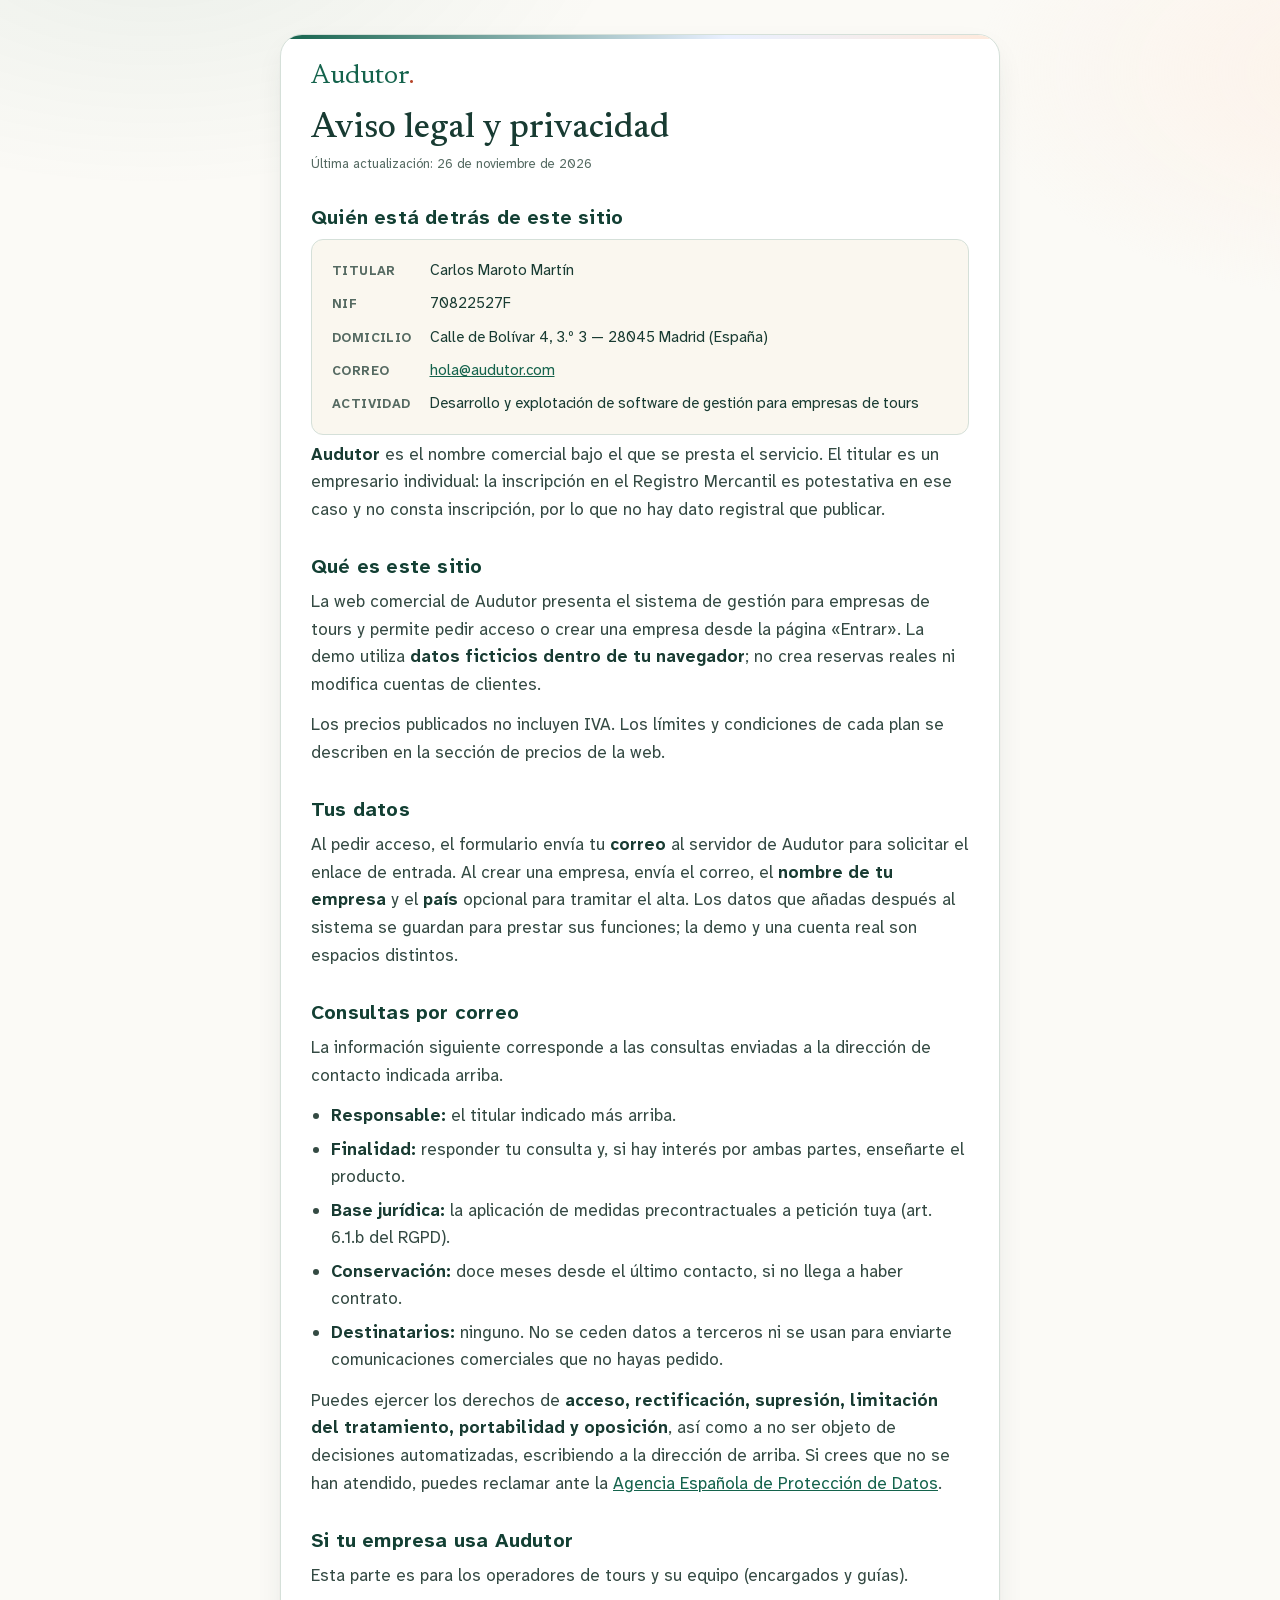
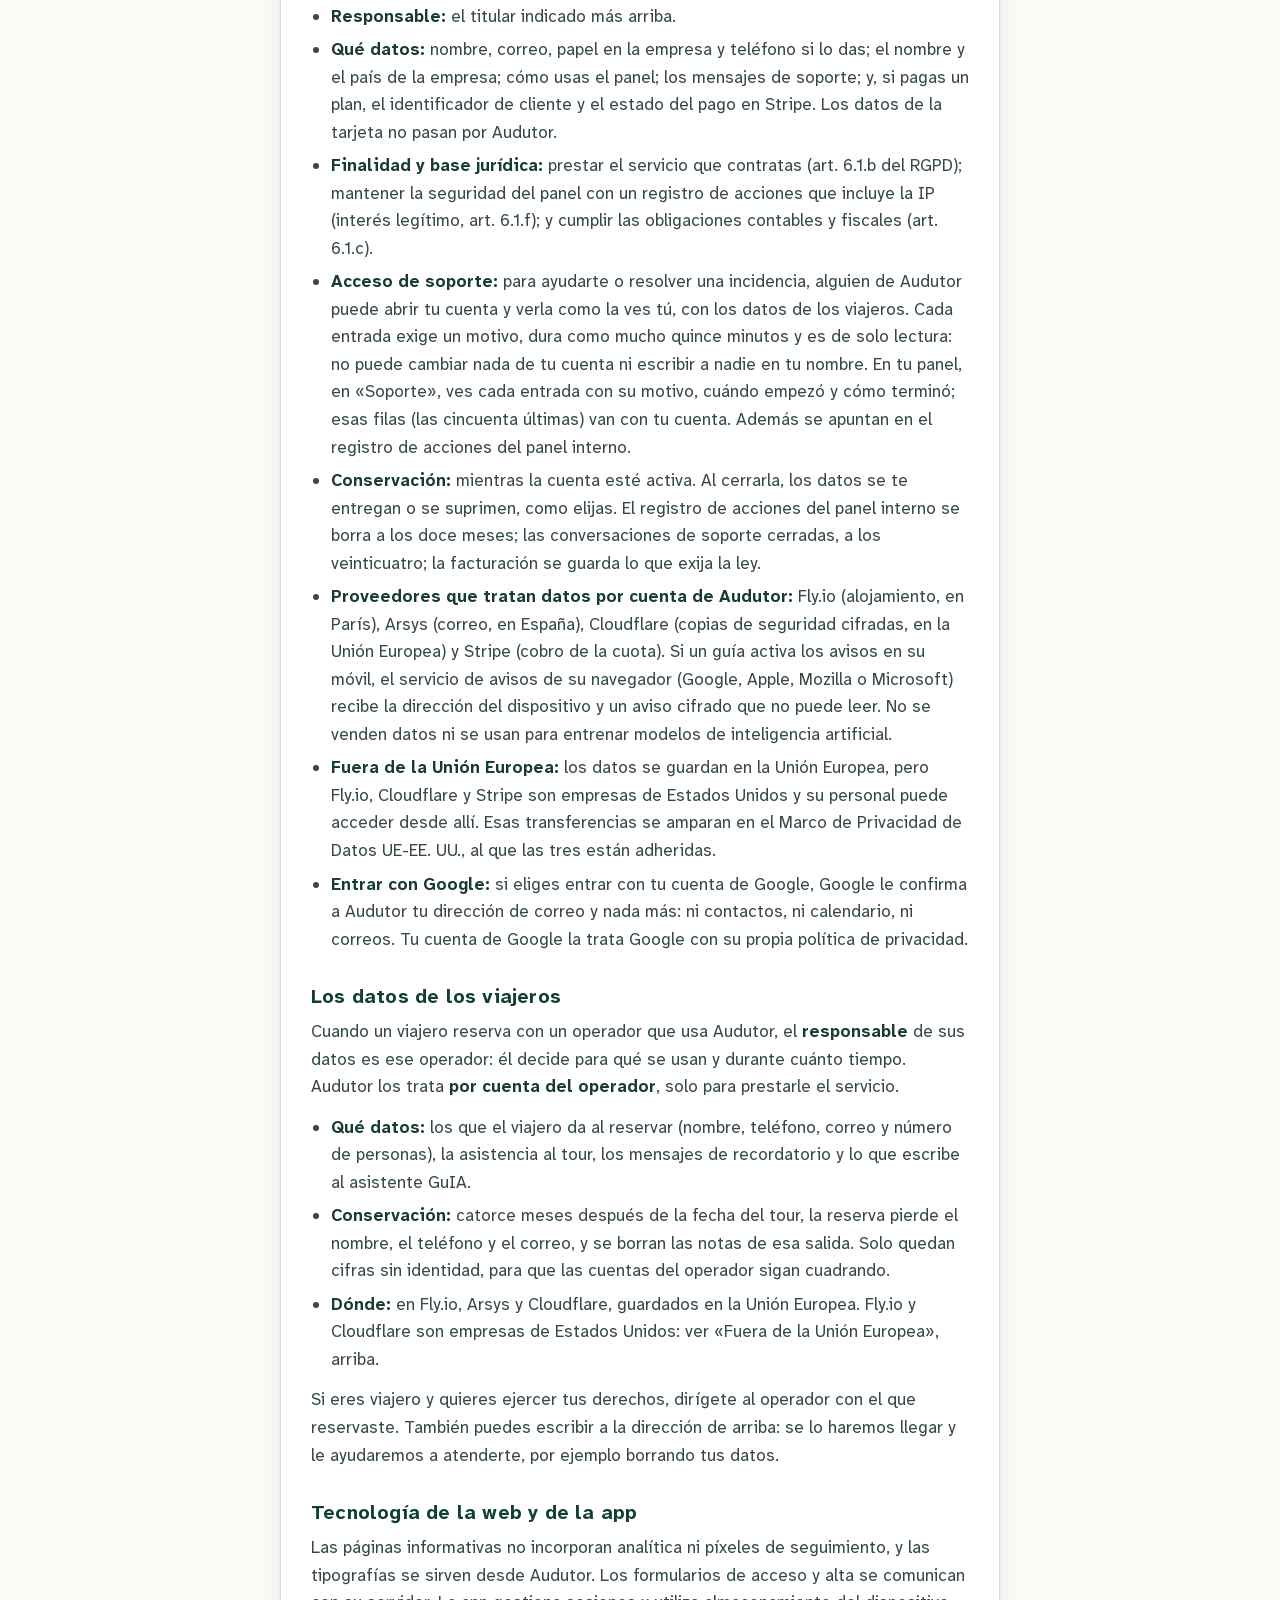
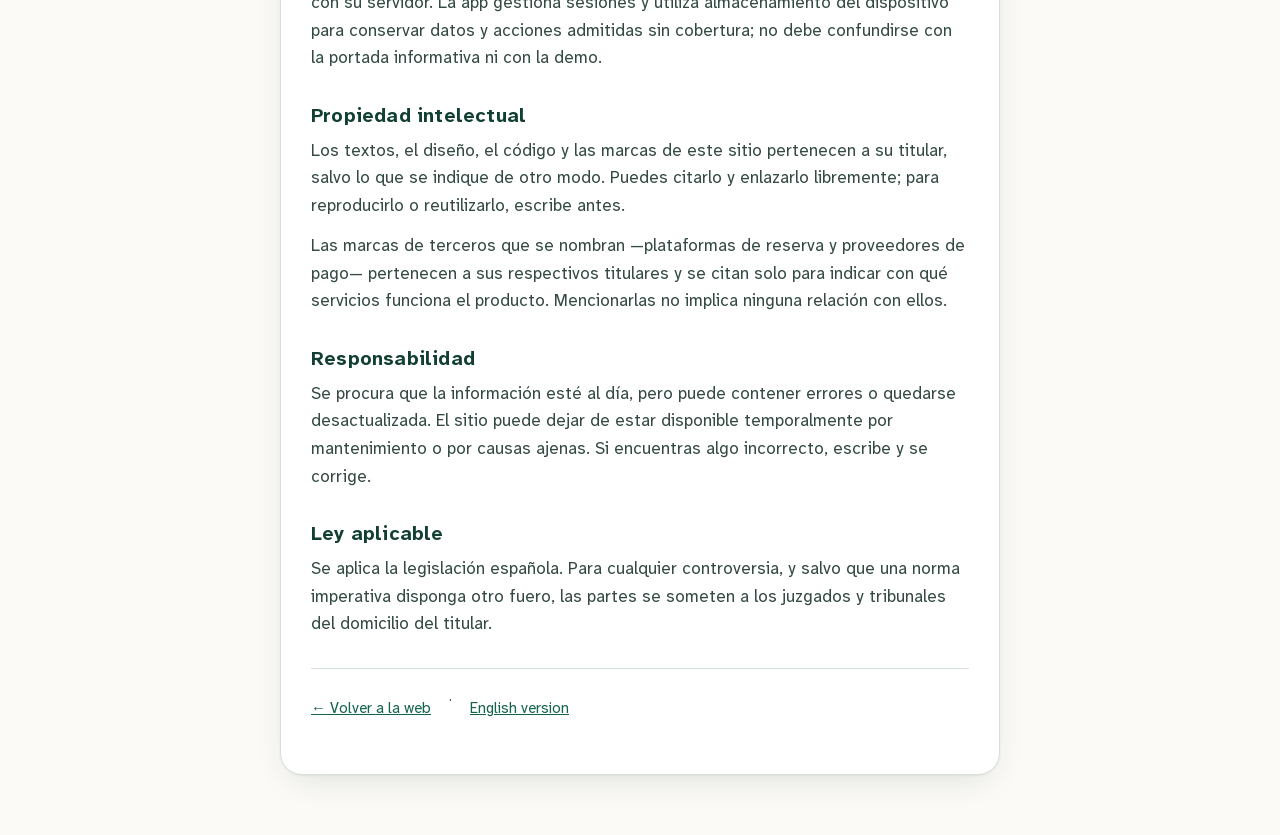
<file: aviso-legal/index.html>
<!doctype html>
<html lang="es">
<head>
<meta charset="utf-8">
<!-- El icono de la pestaña: la ruta punteada que acaba en el punto de encuentro, el
     mismo gesto que el wordmark. Va en línea para que no haya un fichero más que
     copiar y para que funcione igual abriendo el HTML desde el disco. -->
<link rel="icon" href="data:image/svg+xml,<svg xmlns='http://www.w3.org/2000/svg' viewBox='0 0 512 512'><rect width='512' height='512' rx='112' fill='%2314634c'/><path d='M92 322 C 168 268, 236 372, 306 300' fill='none' stroke='%23c98a2d' stroke-width='15' stroke-linecap='round' stroke-dasharray='1 34'/><g transform='translate(330 150)'><path d='M60 0C26.9 0 0 26.9 0 60c0 45 60 112 60 112s60-67 60-112C120 26.9 93.1 0 60 0z' fill='%23f4653a'/><circle cx='60' cy='58' r='23' fill='%23fffdf7'/></g><text x='92' y='252' font-family='Georgia,serif' font-size='118' font-weight='700' fill='%23fdf9ee'>Au</text></svg>">
<meta name="viewport" content="width=device-width,initial-scale=1">
<title>Aviso legal y privacidad · Audutor</title>
<meta name="description" content="Quién está detrás de Audutor, qué datos trata y con qué proveedores.">
<!-- Para buscadores y para compartir (5-nov-2026): sin esto Google no sabía cuál es la
     dirección buena ni que existe la otra lengua, y el enlace se compartía sin tarjeta. -->
<link rel="canonical" href="https://audutor.com/aviso-legal/">
<link rel="alternate" hreflang="es" href="https://audutor.com/aviso-legal/">
<link rel="alternate" hreflang="en" href="https://audutor.com/en/legal-notice/">
<link rel="alternate" hreflang="x-default" href="https://audutor.com/aviso-legal/">
<meta property="og:type" content="website"><meta property="og:site_name" content="Audutor">
<meta property="og:locale" content="es_ES"><meta property="og:locale:alternate" content="en_GB">
<meta property="og:url" content="https://audutor.com/aviso-legal/">
<meta property="og:title" content="Aviso legal y privacidad · Audutor"><meta property="og:description" content="Quién está detrás de Audutor, qué datos trata y con qué proveedores.">
<meta property="og:image" content="https://audutor.com/identidad/audutor-og.png">
<meta property="og:image:width" content="1200"><meta property="og:image:height" content="630">
<meta name="twitter:card" content="summary_large_image"><meta name="twitter:image" content="https://audutor.com/identidad/audutor-og.png">
<style>
  /* Las dos letras de Audutor, servidas desde aquí (24-sep-2026): con las del sistema la
     marca cambiaba de cara en Android y Windows. Solo el subconjunto latino (92 KB las dos),
     y sin CDN: la web promete «sin rastreadores». Licencia OFL en fuentes/OFL-*.txt. */
  @font-face{ font-family:"Atkinson Hyperlegible Next"; src:url(../fuentes/atkinson-hyperlegible-next.woff2) format("woff2");
    font-weight:200 800; font-style:normal; font-display:swap; unicode-range:U+0000-00FF, U+0131, U+0152-0153, U+02BB-02BC, U+02C6, U+02DA, U+02DC, U+0304, U+0308, U+0329, U+2000-206F, U+20AC, U+2122, U+2191, U+2193, U+2212, U+2215, U+FEFF, U+FFFD; }
  @font-face{ font-family:"Newsreader"; src:url(../fuentes/newsreader.woff2) format("woff2");
    font-weight:400 700; font-style:normal; font-display:swap; unicode-range:U+0000-00FF, U+0131, U+0152-0153, U+02BB-02BC, U+02C6, U+02DA, U+02DC, U+0304, U+0308, U+0329, U+2000-206F, U+20AC, U+2122, U+2191, U+2193, U+2212, U+2215, U+FEFF, U+FFFD; }
/* ── Por qué esta página existe ──────────────────────────────────────────────────────
   El artículo 10.1 de la Ley 34/2002 (LSSI-CE) obliga a todo prestador de servicios de la
   sociedad de la información establecido en España a publicar, de forma permanente y
   accesible, sus datos identificativos. No es un adorno de confianza: omitir el NIF es
   infracción leve (hasta 30.000 €) y omitir de forma significativa nombre y domicilio es
   GRAVE (30.001–150.000 €).

   Y el artículo enumera nombre, domicilio y correo en una sola letra, de forma acumulativa:
   poner solo un correo de contacto NO cumple, que es lo que había hasta hoy.

   Dos decisiones que conviene dejar escritas para que nadie las «arregle» luego:

   · NO se publica dato de Registro Mercantil. Para el empresario individual la inscripción
     es POTESTATIVA (art. 19.1 del Código de Comercio). Si no está inscrito no hay dato que
     publicar, y copiarlo de una plantilla de sociedad sería una manifestación falsa.

   · La portada informativa no añade analítica ni fuentes remotas. El acceso, el alta y la
     app son circuitos distintos: los formularios sí envían datos y la app mantiene sesión.
     La descripción de la antigua web cerrada no se puede aplicar al servicio operativo.

   La información de consultas por correo no se extiende sin comprobarla a las cuentas,
   los datos operativos ni los servicios técnicos. Su revisión específica se registra en
   el informe, en lugar de inventar destinatarios o plazos en este documento. */
:root{
  --ink:#183b32; --ink2:#344a43; --muted:#556a62; --paper:#fff; --bg:#fbfaf6;
  --acc:#14634c; --acc-deep:#123f33; --coral:#b7452a; --line:#d5e0d9; --gold:#c98a2d;
}
*{ box-sizing:border-box; }
html,body{ margin:0; }
body{
  background:var(--bg); color:var(--ink);
  font:17px/1.62 "Atkinson Hyperlegible Next",-apple-system,BlinkMacSystemFont,"Segoe UI",Roboto,Helvetica,Arial,sans-serif;
  padding:34px 18px 60px; position:relative; overflow-x:hidden;
}
body::before{
  content:""; position:fixed; inset:0; pointer-events:none; z-index:0;
  background:
    radial-gradient(760px 420px at 12% -8%, rgba(20,99,76,.07), transparent 62%),
    radial-gradient(680px 380px at 108% 8%, rgba(255,234,220,.5), transparent 60%);
}
.doc{
  position:relative; z-index:1; width:100%; max-width:720px; margin:0 auto;
  background:var(--paper); border:1px solid var(--line); border-radius:22px;
  /* La curva la pone la tarjeta y no la franja de color: con su propio radio, una franja de
     3 px dibujaba otra curva distinta y sobresalía 1 px por lado. Ver entrar.html. */
  overflow:hidden;
  padding:34px 30px 30px;
  box-shadow:0 1px 2px rgba(34,48,43,.05), 0 12px 34px -12px rgba(34,48,43,.16);
}
.doc::before{
  content:""; display:block; height:4px; margin:-34px -30px 24px;
  background:linear-gradient(90deg,var(--acc),#e9f0ff 62%,#ffeadc);
}
.wm{ font:400 27px/1 Newsreader,"Iowan Old Style",Palatino,Georgia,serif; color:var(--acc); display:block; }
h1{ font:500 34px/1.15 Newsreader,Georgia,serif; margin:20px 0 4px; }
.sub{ margin:0 0 26px; font-size:13px; color:var(--muted); }
h2{ font:700 20px/1.3 "Atkinson Hyperlegible Next",system-ui,sans-serif; margin:30px 0 9px; color:var(--acc-deep);
  letter-spacing:.01em; }
p{ margin:0 0 13px; font-size:17px; color:var(--ink2); }
ul{ margin:0 0 13px; padding-left:20px; font-size:17px; color:var(--ink2); }
li{ margin-bottom:6px; }
a{ color:var(--acc); }
b,strong{ color:var(--ink); }
/* La ficha del art. 10: es el motivo de la página, así que se lee sin buscarla.
   Rejilla de dos columnas para que los valores compartan eje vertical; en móvil se apila,
   porque a 360 px una etiqueta y un domicilio no caben en la misma línea sin partirse mal. */
.ficha{
  display:grid; grid-template-columns:auto 1fr; gap:9px 18px;
  background:#faf7ef; border:1px solid var(--line); border-radius:12px;
  padding:18px 20px; margin:0 0 6px; font-size:15px;
}
.ficha dt{ font-weight:700; color:var(--muted); font-size:13px; text-transform:uppercase;
  letter-spacing:.03em; padding-top:2px; }
.ficha dd{ margin:0; color:var(--ink); overflow-wrap:anywhere; }
@media (max-width:520px){
  .ficha{ grid-template-columns:1fr; gap:2px 0; }
  .ficha dd{ margin-bottom:10px; }
  .doc{ padding:28px 20px 24px; }
  .doc::before{ margin:-28px -20px 20px; }
}
.volver{ margin-top:30px; padding-top:18px; border-top:1px solid var(--line); font-size:15px; display:flex; flex-wrap:wrap; gap:8px 18px; }

/* El marco comparte el papel, el contraste y el acento de la portada renovada. */
:root{color-scheme:light}
.wm{text-decoration:none}.wm span{color:var(--coral)}
a:focus-visible{outline:3px solid var(--acc);outline-offset:4px}
.salto-documento{position:absolute;top:-100px;left:16px;background:white;padding:12px;z-index:3}
.salto-documento:focus{top:12px}
.volver a{min-height:44px;display:inline-flex;align-items:center}
@media(max-width:560px){h1{font-size:27px}}
</style>
</head>
<body>
<a class="salto-documento" href="#contenido">Ir al contenido</a>
<main class="doc" id="contenido">
  <a class="wm" href="../">Audutor<span aria-hidden="true">.</span></a>
  <h1>Aviso legal y privacidad</h1>
  <p class="sub">Última actualización: 26 de noviembre de 2026</p>

  <h2>Quién está detrás de este sitio</h2>
  <dl class="ficha">
    <dt>Titular</dt><dd>Carlos Maroto Martín</dd>
    <dt>NIF</dt><dd>70822527F</dd>
    <dt>Domicilio</dt><dd>Calle de Bolívar 4, 3.º 3 — 28045 Madrid (España)</dd>
    <dt>Correo</dt><dd><a href="mailto:hola@audutor.com">hola@audutor.com</a></dd>
    <dt>Actividad</dt><dd>Desarrollo y explotación de software de gestión para empresas de tours</dd>
  </dl>
  <p><b>Audutor</b> es el nombre comercial bajo el que se presta el servicio. El titular es
  un empresario individual: la inscripción en el Registro Mercantil es potestativa en ese
  caso y no consta inscripción, por lo que no hay dato registral que publicar.</p>

  <h2>Qué es este sitio</h2>
  <p>La web comercial de Audutor presenta el sistema de gestión para empresas de tours y
  permite pedir acceso o crear una empresa desde la página «Entrar». La demo utiliza
  <b>datos ficticios dentro de tu navegador</b>; no crea reservas reales ni modifica
  cuentas de clientes.</p>
  <p>Los precios publicados no incluyen IVA. Los límites y condiciones de cada plan se
  describen en la sección de precios de la web.</p>

  <h2>Tus datos</h2>
  <p>Al pedir acceso, el formulario envía tu <b>correo</b> al servidor de Audutor para
  solicitar el enlace de entrada. Al crear una empresa, envía el correo, el <b>nombre de
  tu empresa</b> y el <b>país</b> opcional para tramitar el alta. Los datos que añadas después
  al sistema se guardan para prestar sus funciones; la demo y una cuenta real son espacios
  distintos.</p>
  <h2>Consultas por correo</h2>
  <p>La información siguiente corresponde a las consultas enviadas a la dirección de
  contacto indicada arriba.</p>
  <ul>
    <li><b>Responsable:</b> el titular indicado más arriba.</li>
    <li><b>Finalidad:</b> responder tu consulta y, si hay interés por ambas partes,
      enseñarte el producto.</li>
    <li><b>Base jurídica:</b> la aplicación de medidas precontractuales a petición tuya
      (art. 6.1.b del RGPD).</li>
    <li><b>Conservación:</b> doce meses desde el último contacto, si no llega a haber
      contrato.</li>
    <li><b>Destinatarios:</b> ninguno. No se ceden datos a terceros ni se usan para
      enviarte comunicaciones comerciales que no hayas pedido.</li>
  </ul>
  <p>Puedes ejercer los derechos de <b>acceso, rectificación, supresión, limitación del
  tratamiento, portabilidad y oposición</b>, así como a no ser objeto de decisiones
  automatizadas, escribiendo a la dirección de arriba. Si crees que no se han atendido,
  puedes reclamar ante la <a href="https://www.aepd.es/" rel="noopener">Agencia Española de
  Protección de Datos</a>.</p>

  <h2>Si tu empresa usa Audutor</h2>
  <p>Esta parte es para los operadores de tours y su equipo (encargados y guías).</p>
  <ul>
    <li><b>Responsable:</b> el titular indicado más arriba.</li>
    <li><b>Qué datos:</b> nombre, correo, papel en la empresa y teléfono si lo das; el nombre
      y el país de la empresa; cómo usas el panel; los mensajes de soporte; y, si pagas un
      plan, el identificador de cliente y el estado del pago en Stripe. Los datos de la
      tarjeta no pasan por Audutor.</li>
    <li><b>Finalidad y base jurídica:</b> prestar el servicio que contratas (art. 6.1.b del
      RGPD); mantener la seguridad del panel con un registro de acciones que incluye la IP
      (interés legítimo, art. 6.1.f); y cumplir las obligaciones contables y fiscales (art.
      6.1.c).</li>
    <li><b>Acceso de soporte:</b> para ayudarte o resolver una incidencia, alguien de Audutor
      puede abrir tu cuenta y verla como la ves tú, con los datos de los viajeros. Cada entrada
      exige un motivo, dura como mucho quince minutos y es de solo lectura: no puede cambiar
      nada de tu cuenta ni escribir a nadie en tu nombre. En tu panel, en «Soporte», ves cada
      entrada con su motivo, cuándo empezó y cómo terminó; esas filas (las cincuenta últimas)
      van con tu cuenta. Además se apuntan en el registro de acciones del panel interno.</li>
    <li><b>Conservación:</b> mientras la cuenta esté activa. Al cerrarla, los datos se te
      entregan o se suprimen, como elijas. El registro de acciones del panel interno se borra
      a los doce meses; las conversaciones de soporte cerradas, a los veinticuatro; la
      facturación se guarda lo que exija la ley.</li>
    <li><b>Proveedores que tratan datos por cuenta de Audutor:</b> Fly.io (alojamiento, en
      París), Arsys (correo, en España), Cloudflare (copias de seguridad cifradas, en la Unión
      Europea) y Stripe (cobro de la cuota). Si un guía activa los avisos en su móvil, el
      servicio de avisos de su navegador (Google, Apple, Mozilla o Microsoft) recibe la
      dirección del dispositivo y un aviso cifrado que no puede leer. No se venden datos ni se
      usan para entrenar modelos de inteligencia artificial.</li>
    <li><b>Fuera de la Unión Europea:</b> los datos se guardan en la Unión Europea, pero Fly.io,
      Cloudflare y Stripe son empresas de Estados Unidos y su personal puede acceder desde
      allí. Esas transferencias se amparan en el Marco de Privacidad de Datos UE-EE. UU., al
      que las tres están adheridas.</li>
    <li><b>Entrar con Google:</b> si eliges entrar con tu cuenta de Google, Google le confirma
      a Audutor tu dirección de correo y nada más: ni contactos, ni calendario, ni correos.
      Tu cuenta de Google la trata Google con su propia política de privacidad.</li>
  </ul>

  <h2>Los datos de los viajeros</h2>
  <p>Cuando un viajero reserva con un operador que usa Audutor, el <b>responsable</b> de sus
  datos es ese operador: él decide para qué se usan y durante cuánto tiempo. Audutor los trata
  <b>por cuenta del operador</b>, solo para prestarle el servicio.</p>
  <ul>
    <li><b>Qué datos:</b> los que el viajero da al reservar (nombre, teléfono, correo y número
      de personas), la asistencia al tour, los mensajes de recordatorio y lo que escribe al
      asistente GuIA.</li>
    <li><b>Conservación:</b> catorce meses después de la fecha del tour, la reserva pierde el
      nombre, el teléfono y el correo, y se borran las notas de esa salida. Solo quedan cifras
      sin identidad, para que las cuentas del operador sigan cuadrando.</li>
    <li><b>Dónde:</b> en Fly.io, Arsys y Cloudflare, guardados en la Unión Europea. Fly.io y
      Cloudflare son empresas de Estados Unidos: ver «Fuera de la Unión Europea», arriba.</li>
  </ul>
  <p>Si eres viajero y quieres ejercer tus derechos, dirígete al operador con el que
  reservaste. También puedes escribir a la dirección de arriba: se lo haremos llegar y le
  ayudaremos a atenderte, por ejemplo borrando tus datos.</p>

  <h2>Tecnología de la web y de la app</h2>
  <p>Las páginas informativas no incorporan analítica ni píxeles de seguimiento, y las
  tipografías se sirven desde Audutor. Los formularios de acceso y alta se comunican con
  su servidor. La app gestiona sesiones y utiliza almacenamiento del dispositivo para
  conservar datos y acciones admitidas sin cobertura; no debe confundirse con la portada
  informativa ni con la demo.</p>

  <h2>Propiedad intelectual</h2>
  <p>Los textos, el diseño, el código y las marcas de este sitio pertenecen a su titular,
  salvo lo que se indique de otro modo. Puedes citarlo y enlazarlo libremente; para
  reproducirlo o reutilizarlo, escribe antes.</p>
  <p>Las marcas de terceros que se nombran —plataformas de reserva y proveedores de
  pago— pertenecen a sus respectivos titulares y se citan solo para indicar con qué
  servicios funciona el producto. Mencionarlas no implica ninguna relación con ellos.</p>

  <h2>Responsabilidad</h2>
  <p>Se procura que la información esté al día, pero puede contener errores o quedarse
  desactualizada. El sitio puede dejar de estar disponible temporalmente por mantenimiento
  o por causas ajenas. Si encuentras algo incorrecto, escribe y se corrige.</p>

  <h2>Ley aplicable</h2>
  <p>Se aplica la legislación española. Para cualquier controversia, y salvo que una norma
  imperativa disponga otro fuero, las partes se someten a los juzgados y tribunales del
  domicilio del titular.</p>

  <p class="volver"><a href="../">← Volver a la web</a> · <a href="../en/legal-notice/">English version</a></p>
</main>
</body>
</html>
</file>
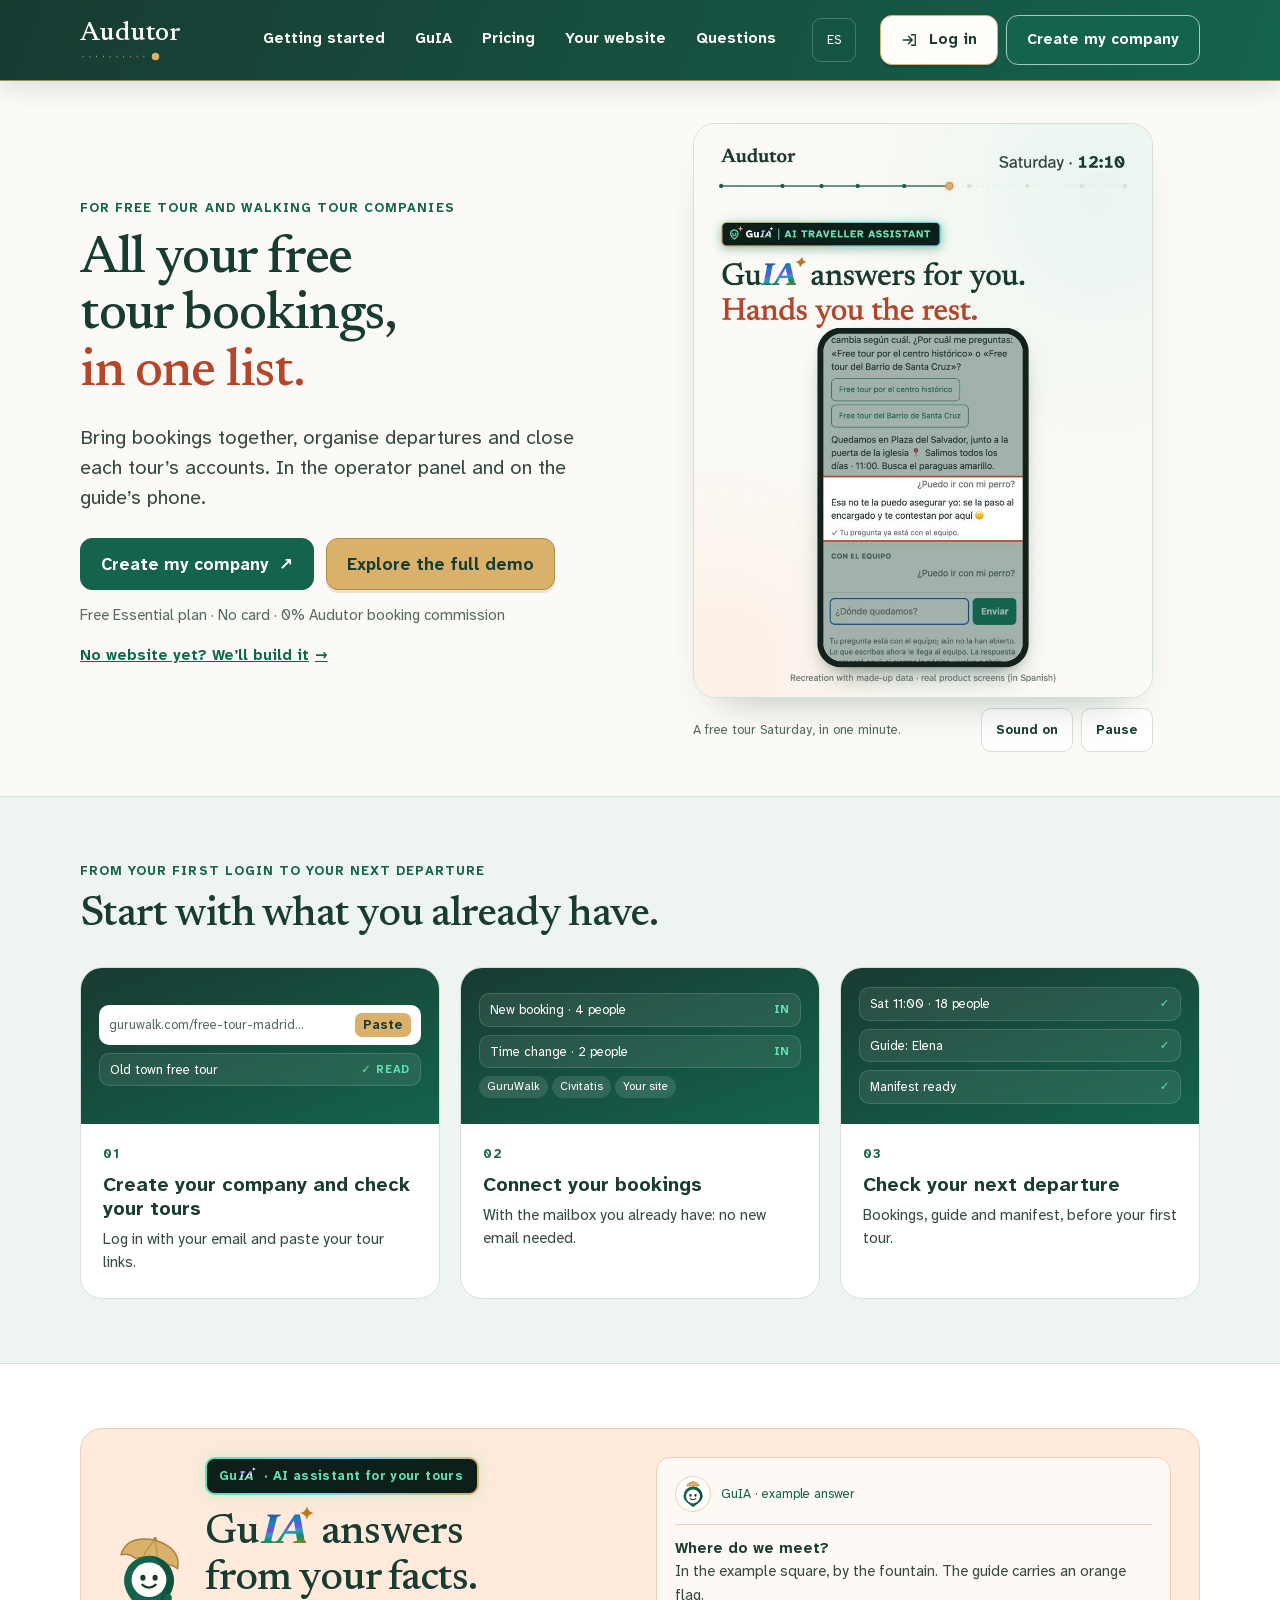
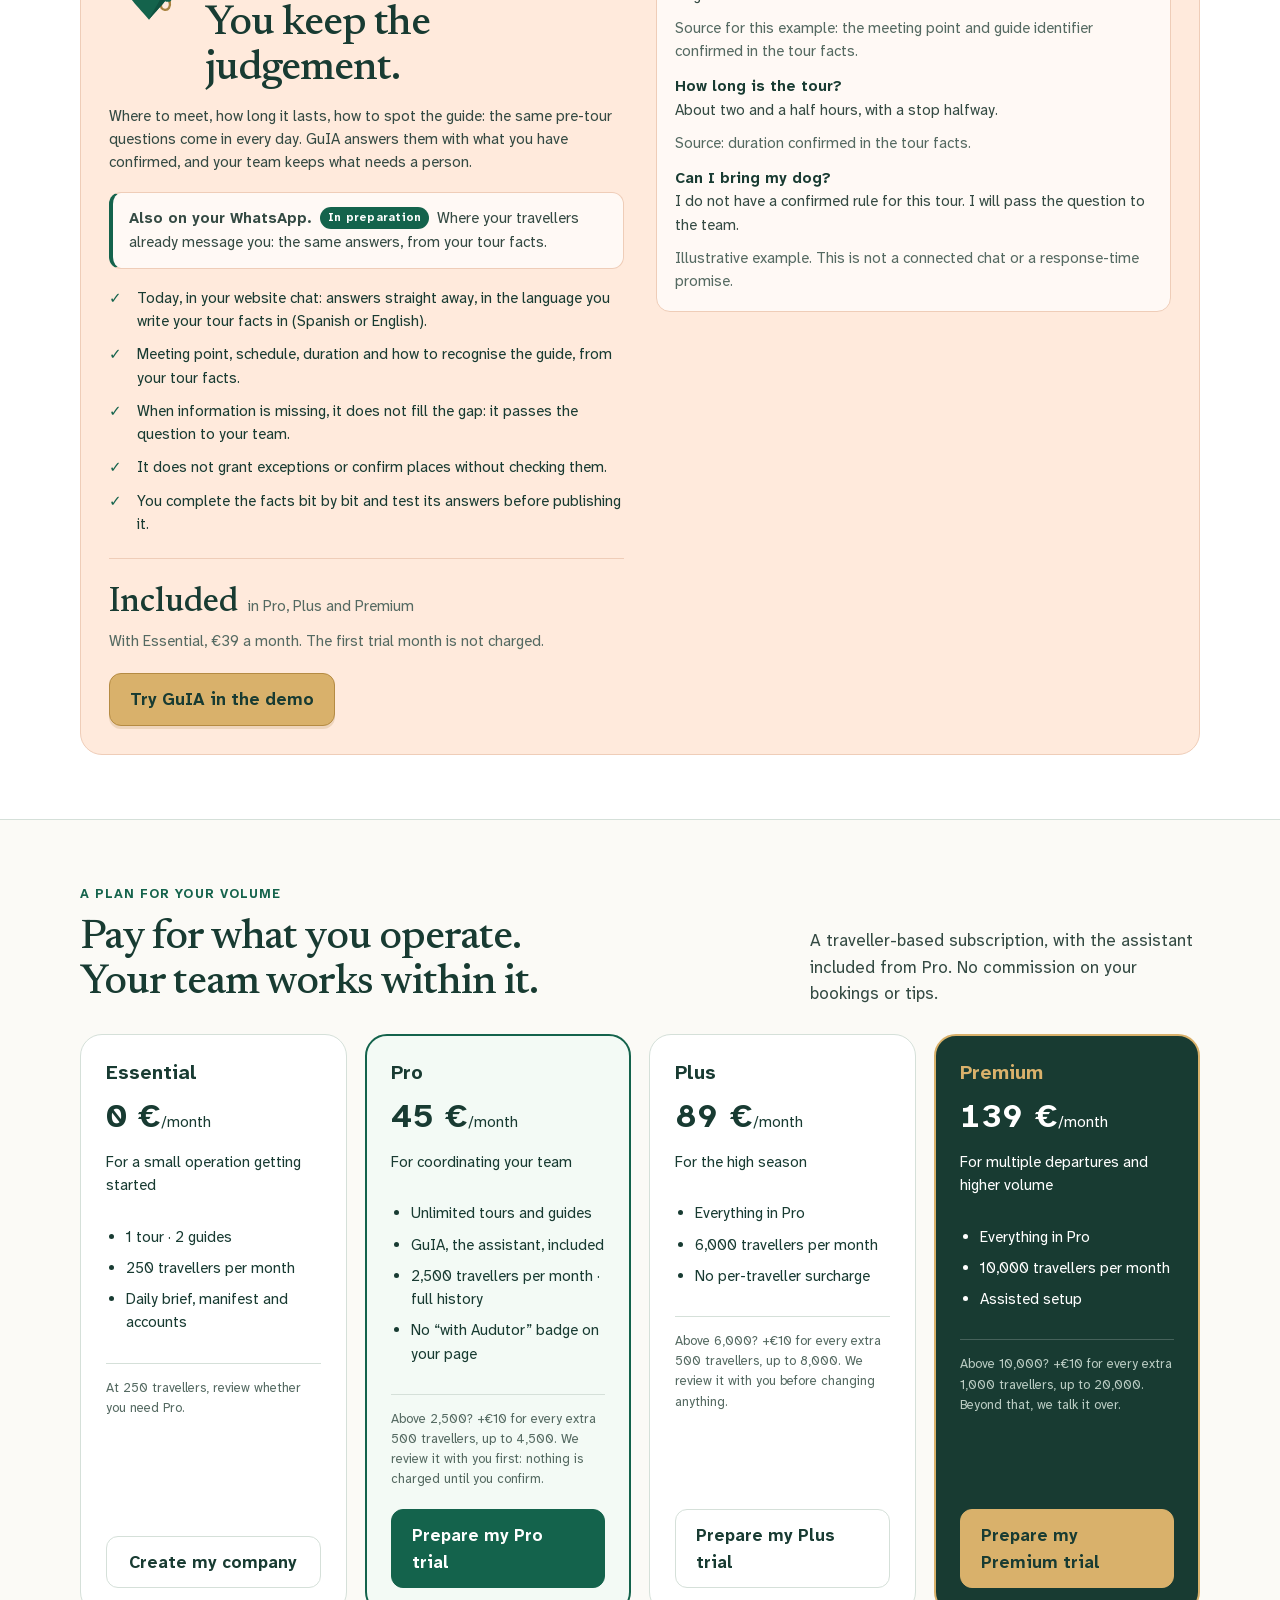
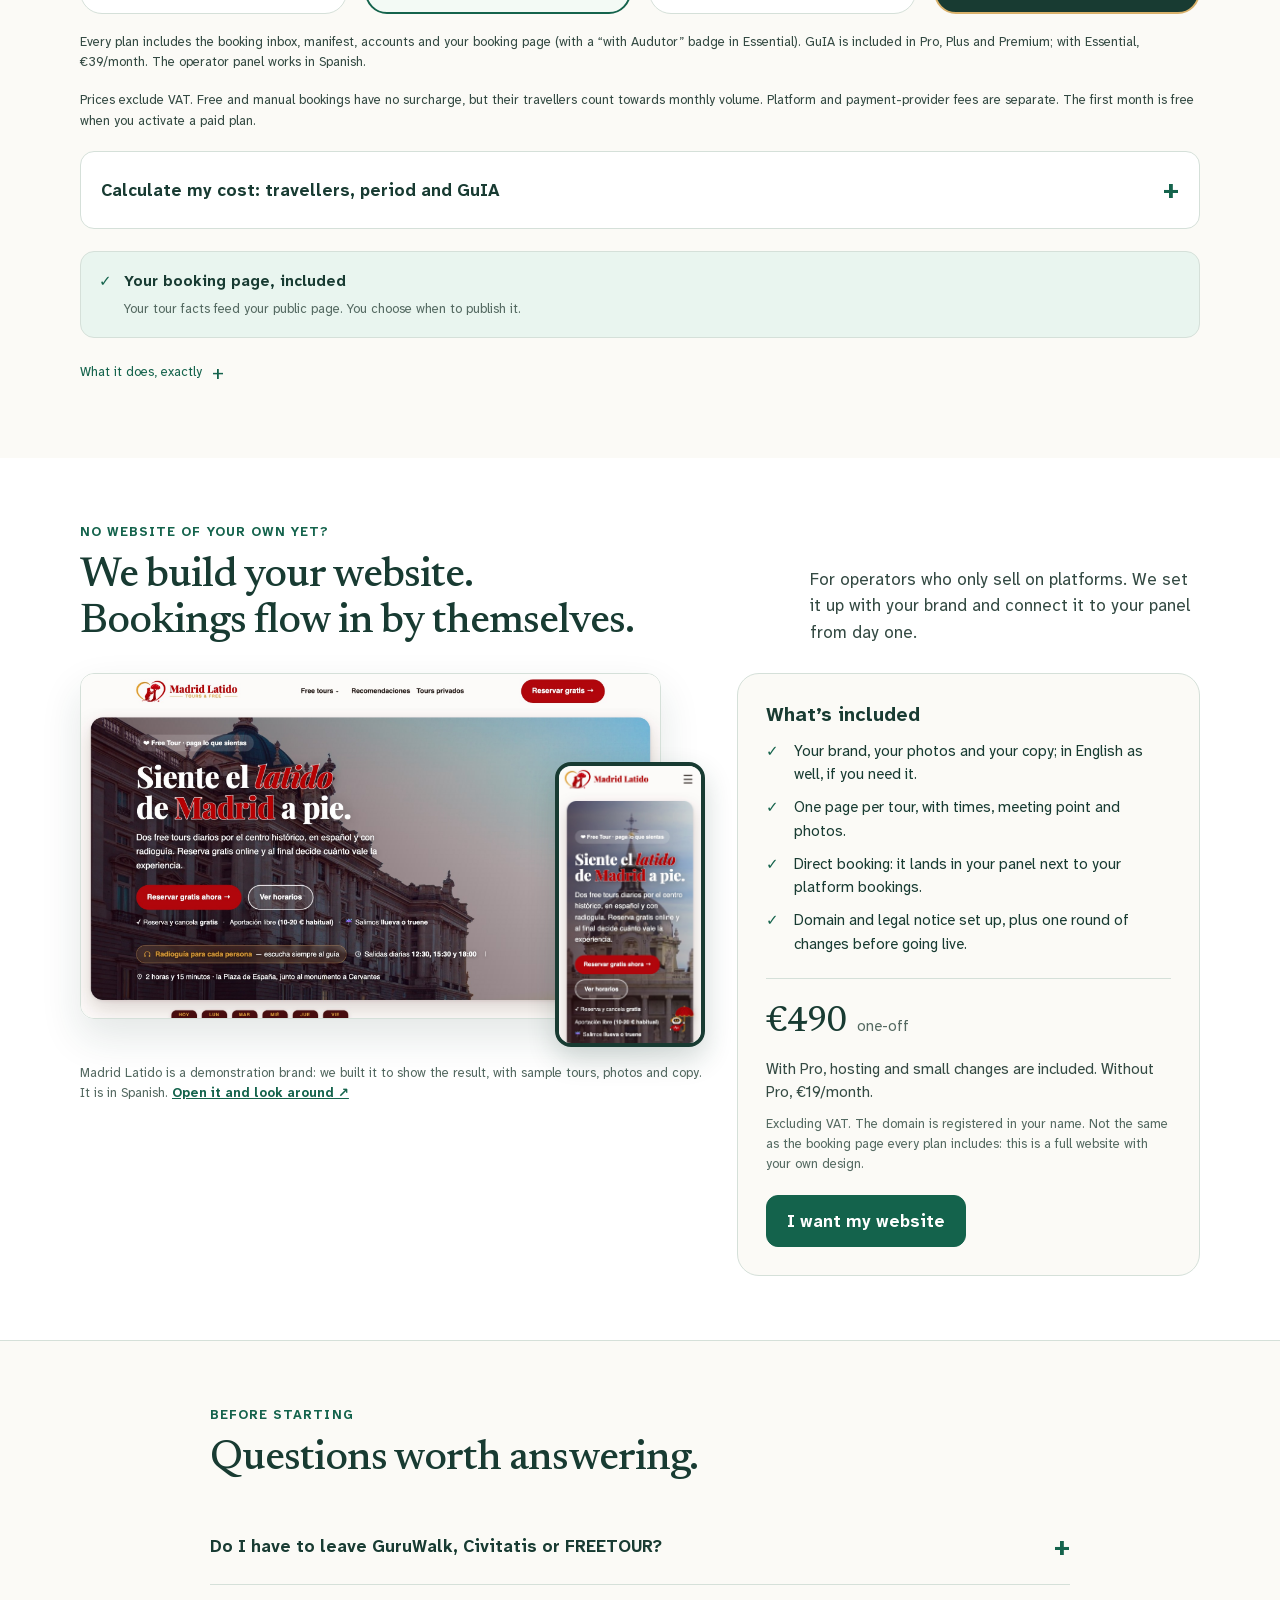
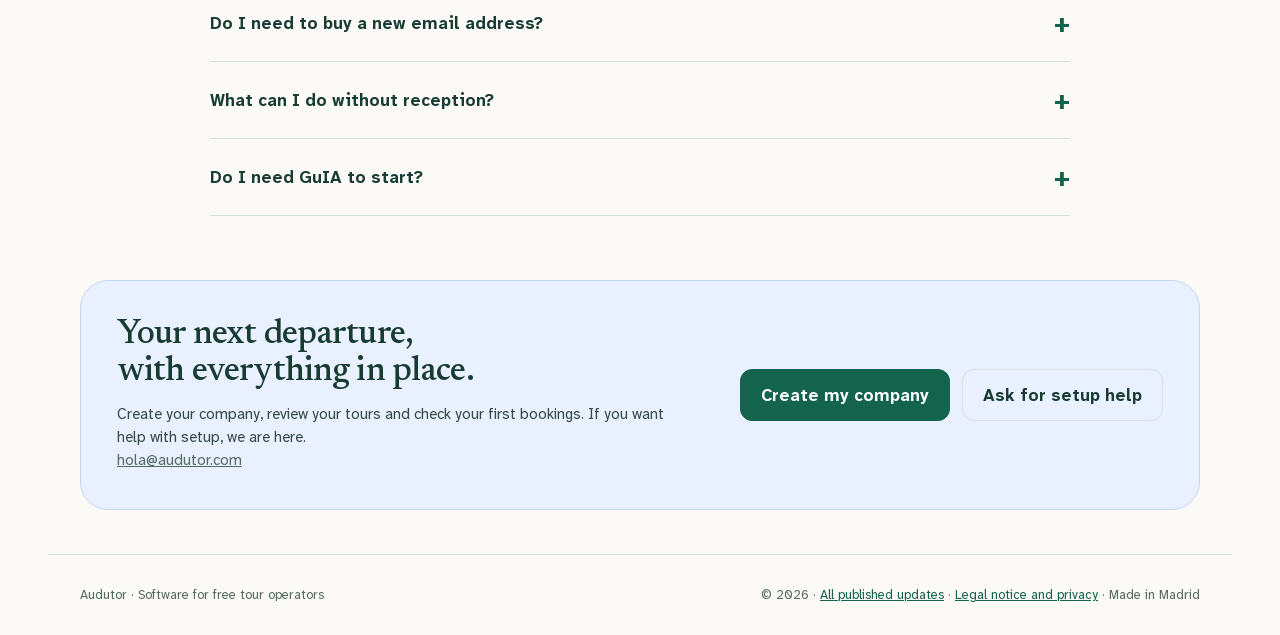
<file: en/index.html>
<!doctype html>
<html lang="en"><head>
<meta charset="utf-8"><meta name="viewport" content="width=device-width,initial-scale=1">
<title>Audutor · Bookings, manifests and accounts for walking tours</title><meta name="description" content="Bring channel bookings together, organise departures and record each tour’s accounts. An operator panel and a manifest on the guide’s phone.">
<link rel="icon" href="data:image/svg+xml,<svg xmlns='http://www.w3.org/2000/svg' viewBox='0 0 512 512'><rect width='512' height='512' rx='112' fill='%2314634c'/><path d='M92 322 C 168 268, 236 372, 306 300' fill='none' stroke='%23c98a2d' stroke-width='15' stroke-linecap='round' stroke-dasharray='1 34'/><g transform='translate(330 150)'><path d='M60 0C26.9 0 0 26.9 0 60c0 45 60 112 60 112s60-67 60-112C120 26.9 93.1 0 60 0z' fill='%23f4653a'/><circle cx='60' cy='58' r='23' fill='%23fffdf7'/></g><text x='92' y='252' font-family='Georgia,serif' font-size='118' font-weight='700' fill='%23fdf9ee'>Au</text></svg>">
<meta name="theme-color" content="#14634c">
<link rel="canonical" href="https://audutor.com/en/">
<link rel="alternate" hreflang="es" href="https://audutor.com/">
<link rel="alternate" hreflang="en" href="https://audutor.com/en/">
<link rel="alternate" hreflang="x-default" href="https://audutor.com/">
<meta property="og:type" content="website"><meta property="og:site_name" content="Audutor">
<meta property="og:locale" content="en_GB"><meta property="og:locale:alternate" content="es_ES">
<meta property="og:url" content="https://audutor.com/en/">
<meta property="og:title" content="Audutor · Bookings, manifests and accounts for walking tours"><meta property="og:description" content="Bring channel bookings together, organise departures and record each tour’s accounts. An operator panel and a manifest on the guide’s phone.">
<meta property="og:image" content="https://audutor.com/identidad/audutor-og-en.png">
<meta property="og:image:width" content="1200"><meta property="og:image:height" content="630"><meta property="og:image:alt" content="Audutor · Fictional guide manifest">
<meta name="twitter:card" content="summary_large_image"><meta name="twitter:title" content="Audutor · Bookings, manifests and accounts for walking tours"><meta name="twitter:description" content="Bring channel bookings together, organise departures and record each tour’s accounts. An operator panel and a manifest on the guide’s phone."><meta name="twitter:image" content="https://audutor.com/identidad/audutor-og-en.png">
<link rel="stylesheet" href="../marketing.css">
</head><body>
<a class="salto" href="#contenido">Skip to content</a>
<header class="cabecera"><div class="barra ancho"><a class="marca" href="./" aria-label="Audutor · home">Audutor<svg viewBox="0 0 110 12" aria-hidden="true"><path d="M2 6h82" fill="none" stroke="#d9b16b" stroke-width="2" stroke-dasharray="1 8"/><circle cx="99" cy="6" r="5" fill="#d9b16b"/></svg></a>
<nav class="navegacion" aria-label="Sections"><a href="#comenzar">Getting started</a><a href="#asistente">GuIA</a><a href="#planes">Pricing</a><a href="#tu-web">Your website</a><a href="#preguntas">Questions</a></nav>
<details class="menu"><summary aria-label="Open menu"><svg viewBox="0 0 24 24" width="20" height="20" fill="none" stroke="currentColor" stroke-width="1.8" stroke-linecap="round" aria-hidden="true" focusable="false"><path d="M4 6h16M4 12h16M4 18h16"/></svg></summary><div><a href="#comenzar">Getting started</a><a href="#asistente">GuIA</a><a href="#planes">Pricing</a><a href="#tu-web">Your website</a><a href="#preguntas">Questions</a><a href="entrar/">Log in</a><a href="../" lang="es">Leer en español</a></div></details>
<a class="idioma" href="../" lang="es" aria-label="Leer en español">ES</a><div class="acciones acciones-cabecera"><a class="boton boton-cabecera boton-acceso" href="entrar/"><svg viewBox="0 0 24 24" fill="none" stroke="currentColor" stroke-width="1.8" stroke-linecap="round" stroke-linejoin="round" aria-hidden="true" focusable="false"><path d="M14 5h5v14h-5M3 12h12M10 7l5 5-5 5"/></svg>Log in</a><a class="boton boton-cabecera" href="entrar/?modo=alta">Create my company</a></div></div></header>
<main id="contenido" tabindex="-1">
<section class="hero ancho" aria-labelledby="titulo"><div class="hero-texto"><p class="etiqueta">For free tour and walking tour companies</p><h1 id="titulo">All your free tour bookings,<br><span>in one list.</span></h1><p class="lead">Bring bookings together, organise departures and close each tour’s accounts. In the operator panel and on the guide’s phone.</p></div>
<figure class="bucle" aria-labelledby="bucle-pie"><div class="bucle-marco"><video class="bucle-video" data-bucle muted loop playsinline preload="metadata" width="864" height="1080" poster="../identidad/audutor-sabado-4x5.en.jpg" aria-describedby="bucle-guion"><source src="../identidad/audutor-sabado-4x5.en.mp4" type="video/mp4"></video><div class="bucle-barra" data-bucle-barra role="slider" tabindex="0" aria-label="Video progress" aria-valuemin="0" aria-valuemax="53" aria-valuenow="0" hidden></div></div><figcaption class="bucle-pie"><span id="bucle-pie">A free tour Saturday, in one minute.</span><span class="bucle-botones"><button type="button" class="bucle-boton" data-bucle-sonido data-con="Sound on" data-sin="Sound off" hidden>Sound on</button><button type="button" class="bucle-boton" data-bucle-pausa data-pausa="Pause" data-sigue="Play" hidden>Pause</button></span></figcaption><ol id="bucle-guion" hidden><li>Bookings everywhere, and a Saturday ahead.</li><li>08:40, bookings: all your platforms, one list.</li><li>09:15, the office dashboard: pick a guide and it reaches their phone.</li><li>09:20, the guide’s phone: your guide confirms from their phone.</li><li>10:20, last-minute changes: changes and cancellations, instantly.</li><li>12:10, GuIA, the AI traveller assistant: it answers for you and hands you the rest.</li><li>12:40, custom website: your own website, built for you.</li><li>After the tour: tour closed, takings recorded.</li><li>Accounts: the month’s accounts, no spreadsheets.</li><li>A recreation with made-up data and real product screens, in Spanish.</li></ol></figure>
<div class="hero-acciones"><div class="acciones acciones-hero"><a class="boton boton-hero" href="entrar/?modo=alta">Create my company <span aria-hidden="true">↗</span></a><a class="boton boton-demo boton-hero" href="../demo-en/#manifiesto">Explore the full demo</a></div><p class="condiciones">Free Essential plan · No card · 0% Audutor booking commission</p><a class="hero-tu-web" href="#tu-web">No website yet? We’ll build it <span aria-hidden="true">→</span></a></div></section>
<section class="capitulo empezar" id="comenzar"><div class="ancho"><div class="capitulo-cab"><div><span class="etiqueta etiqueta-capitulo">From your first login to your next departure</span><h2>Start with what you already have.</h2></div></div><ol class="alta-pasos"><li class="alta-paso"><div class="alta-pantalla" aria-hidden="true"><span class="ap-campo"><i>guruwalk.com/free-tour-madrid…</i><b>Paste</b></span><span class="ap-fila">Old town free tour<b>✓ Read</b></span></div><div class="alta-texto"><h3>Create your company and check your tours</h3><p>Log in with your email and paste your tour links.</p></div></li><li class="alta-paso"><div class="alta-pantalla" aria-hidden="true"><span class="ap-fila">New booking · 4 people<b>In</b></span><span class="ap-fila">Time change · 2 people<b>In</b></span><span class="ap-chips"><span>GuruWalk</span><span>Civitatis</span><span>Your site</span></span></div><div class="alta-texto"><h3>Connect your bookings</h3><p>With the mailbox you already have: no new email needed.</p></div></li><li class="alta-paso"><div class="alta-pantalla" aria-hidden="true"><span class="ap-fila">Sat 11:00 · 18 people<b>✓</b></span><span class="ap-fila">Guide: Elena<b>✓</b></span><span class="ap-fila">Manifest ready<b>✓</b></span></div><div class="alta-texto"><h3>Check your next departure</h3><p>Bookings, guide and manifest, before your first tour.</p></div></li></ol></div></section>
<section class="capitulo guia-cap" id="asistente"><div class="ancho"><div class="comp"><div><div class="guia-marca"><img class="guia-figura" src="../identidad/guia.svg" alt="" width="80" height="101"><div><span class="etiqueta etiqueta-capitulo guia-sello"><span>Gu<span class="ia-cromo ia-noche">IA</span></span> · AI assistant for your tours</span><h2>Gu<span class="ia-cromo">IA</span> answers from your facts.<br>You keep the judgement.</h2></div></div><p class="guia-entrada">Where to meet, how long it lasts, how to spot the guide: the same pre-tour questions come in every day. GuIA answers them with what you have confirmed, and your team keeps what needs a person.</p><p class="guia-whatsapp"><b>Also on your WhatsApp.</b> <span class="guia-pronto">In preparation</span> Where your travellers already message you: the same answers, from your tour facts.</p><ul class="guia-lista"><li>Today, in your website chat: answers straight away, in the language you write your tour facts in (Spanish or English).</li><li>Meeting point, schedule, duration and how to recognise the guide, from your tour facts.</li><li>When information is missing, it does not fill the gap: it passes the question to your team.</li><li>It does not grant exceptions or confirm places without checking them.</li><li>You complete the facts bit by bit and test its answers before publishing it.</li></ul><div class="guia-precio"><b>Included</b><span>in Pro, Plus and Premium</span></div><p class="nota">With Essential, €39 a month. The first trial month is not charged.</p><div class="acciones acciones-comp"><a class="boton boton-demo" href="../demo-en/#chat">Try GuIA in the demo</a></div></div><div class="dialogo"><div class="dialogo-cab"><span class="guia-avatar"><img src="../identidad/guia-compacta.svg" alt="" width="28" height="28"></span>GuIA · example answer</div><b>Where do we meet?</b><p>In the example square, by the fountain. The guide carries an orange flag.</p><p class="nota">Source for this example: the meeting point and guide identifier confirmed in the tour facts.</p><strong>How long is the tour?</strong><p>About two and a half hours, with a stop halfway.</p><p class="nota">Source: duration confirmed in the tour facts.</p><strong>Can I bring my dog?</strong><p>I do not have a confirmed rule for this tour. I will pass the question to the team.</p><p class="nota">Illustrative example. This is not a connected chat or a response-time promise.</p></div></div></div></section>
<section class="capitulo ancho" id="planes"><div class="capitulo-cab"><div><span class="etiqueta etiqueta-capitulo">A plan for your volume</span><h2>Pay for what you operate.<br>Your team works within it.</h2></div><p>A traveller-based subscription, with the assistant included from Pro. No commission on your bookings or tips.</p></div><div class="planes"><article class="plan " data-plan="esencial"><h3>Essential</h3><div class="precio"><span class="imp" data-base="0" data-mensual="0" data-anual="0">0</span> €<small>/month</small></div><p class="fact-nota" data-nota hidden>billed yearly · 0 €/year</p><div class="plan-unit" data-bono="250"></div><div class="para">For a small operation getting started</div><ul><li>1 tour · 2 guides</li><li>250 travellers per month</li><li>Daily brief, manifest and accounts</li></ul><p class="plan-extra">At 250 travellers, review whether you need Pro.</p><a class="boton secundario boton-plan" href="entrar/?modo=alta">Create my company</a></article><article class="plan destacado" data-plan="pro"><h3>Pro</h3><div class="precio"><span class="imp" data-base="45" data-mensual="45" data-anual="37.5">45</span> €<small>/month</small></div><p class="fact-nota" data-nota hidden>billed yearly · 450 €/year</p><div class="plan-unit" data-bono="2500"></div><div class="para">For coordinating your team</div><ul><li>Unlimited tours and guides</li><li>GuIA, the assistant, included</li><li>2,500 travellers per month · full history</li><li>No “with Audutor” badge on your page</li></ul><p class="plan-extra">Above 2,500? +€10 for every extra 500 travellers, up to 4,500. We review it with you first: nothing is charged until you confirm.</p><a class="boton  boton-plan" href="#contacto">Prepare my Pro trial</a></article><article class="plan " data-plan="plus"><h3>Plus</h3><div class="precio"><span class="imp" data-base="89" data-mensual="89" data-anual="74.17">89</span> €<small>/month</small></div><p class="fact-nota" data-nota hidden>billed yearly · 890 €/year</p><div class="plan-unit" data-bono="6000"></div><div class="para">For the high season</div><ul><li>Everything in Pro</li><li>6,000 travellers per month</li><li>No per-traveller surcharge</li></ul><p class="plan-extra">Above 6,000? +€10 for every extra 500 travellers, up to 8,000. We review it with you before changing anything.</p><a class="boton secundario boton-plan" href="#contacto">Prepare my Plus trial</a></article><article class="plan premium" data-plan="premium"><h3>Premium</h3><div class="precio"><span class="imp" data-base="139" data-mensual="139" data-anual="115.83">139</span> €<small>/month</small></div><p class="fact-nota" data-nota hidden>billed yearly · 1,390 €/year</p><div class="plan-unit" data-bono="10000"></div><div class="para">For multiple departures and higher volume</div><ul><li>Everything in Pro</li><li>10,000 travellers per month</li><li>Assisted setup</li></ul><p class="plan-extra">Above 10,000? +€10 for every extra 1,000 travellers, up to 20,000. Beyond that, we talk it over.</p><a class="boton secundario boton-plan" href="#contacto">Prepare my Premium trial</a></article></div><p class="garantia">Every plan includes the booking inbox, manifest, accounts and your booking page (with a “with Audutor” badge in Essential). GuIA is included in Pro, Plus and Premium; with Essential, €39/month. The operator panel works in Spanish.</p><p class="garantia">Prices exclude VAT. Free and manual bookings have no surcharge, but their travellers count towards monthly volume. Platform and payment-provider fees are separate. The first month is free when you activate a paid plan.</p>
<details class="detalle-precio" id="calcular"><summary>Calculate my cost: travellers, period and GuIA</summary>
<div class="calc"><div class="fact-toggle" id="factToggle" role="radiogroup" aria-label="Billing period"><button type="button" role="radio" aria-checked="true" data-modo="mensual">Monthly</button><button type="button" role="radio" aria-checked="false" tabindex="-1" data-modo="anual">Annual · pay for ten months, use twelve</button></div>
<div class="calc-pregunta"><label for="calc-v">Travellers per month</label><output id="calc-v-val" for="calc-v">1,000</output></div><input type="range" id="calc-v" min="50" max="12000" step="50" value="1000" aria-describedby="calc-aclaracion"><div class="calc-topes"><span>50</span><span>12,000</span></div>
<div class="calc-opciones"><label class="calc-equipo"><input type="checkbox" id="calc-equipo"><span>I have more than one tour or more than two guides<small class="calc-fino">You need Pro or Premium even with few bookings.</small></span></label><div><label class="tf-o"><input type="checkbox" data-c="guia" data-eur="39" data-dentro="pro plus premium" onchange="tarifa()"><span class="tf-n">GuIA, the assistant<small>Answers using facts you have confirmed. Questions go to the team when information is missing. Included in Pro, Plus and Premium.</small></span><span class="tf-p"> +€39</span></label><details class="tf-mas"><summary>What it does, exactly</summary><ul><li>Answers in your website chat, in the language you write your tour facts in (Spanish or English), using available confirmed facts.</li><li>Explains meeting points, times, duration and how to recognise the guide.</li><li>Complete the facts gradually and test answers before publishing. Unanswered questions stay available for your team to review.</li><li>Does not grant exceptions that require a person’s approval or confirm places without checking.</li></ul></details></div></div>
<div class="calc-res"><div><span class="calc-et">Plan for your operation</span><b id="calc-plan">Pro</b><span class="calc-fino" id="calc-porque">2,500 travellers included</span></div><div><span class="calc-et">Per traveller</span><b id="calc-pv">€0.05</b><span class="calc-fino">Based on your actual volume</span></div></div>
<div class="calc-cuenta"><div><span>Base subscription</span><b id="calc-base">45 €</b></div><div><span>GuIA</span><b id="calc-guia">0 €</b></div><div class="calc-total"><span id="calc-periodo">Monthly estimate</span><b id="calc-eur">45 €</b><p class="calc-anual" id="calc-anual">Annual equivalent: <b>450 €</b></p></div></div><p class="calc-pie" id="calc-aclaracion">Estimate from the published tariff. If your volume moves you to another plan, we review it with you before changing your subscription; it is not billed automatically. The annual plan and GuIA are charged yearly.</p></div></details>
<div class="tf-o tf-incluida" data-c="web"><span class="tf-ok" aria-hidden="true">✓</span><span class="tf-n">Your booking page, included<small>Your tour facts feed your public page. You choose when to publish it.</small></span></div><details class="tf-mas"><summary>What it does, exactly</summary><ul><li>A front page and tour pages, bookings against recorded capacity, and a referral QR for each guide.</li><li>Essential displays “with Audutor”. Paid plans display your brand.</li><li>Already have a website? It can synchronise through Audutor’s API. It needs an adapted, verified connection; there is no universal plug-in.</li><li>To offer priced tours, configure your external payment address. Booking payments take place outside Audutor.</li></ul></details></section>
<section class="capitulo tu-web" id="tu-web"><div class="ancho"><div class="capitulo-cab"><div><span class="etiqueta etiqueta-capitulo">No website of your own yet?</span><h2>We build your website.<br>Bookings flow in by themselves.</h2></div><p>For operators who only sell on platforms. We set it up with your brand and connect it to your panel from day one.</p></div><div class="tu-web-cuerpo"><figure class="tu-web-ejemplo"><a href="https://madridlatido.com" target="_blank" rel="noopener"><img class="tu-web-escritorio" src="../identidad/web-ejemplo-escritorio.jpg" alt="Madrid Latido website home page on a computer" width="1920" height="1140" loading="lazy"><img class="tu-web-movil" src="../identidad/web-ejemplo-movil.jpg" alt="" width="585" height="1140" loading="lazy"></a><figcaption>Madrid Latido is a demonstration brand: we built it to show the result, with sample tours, photos and copy. It is in Spanish. <a href="https://madridlatido.com" target="_blank" rel="noopener">Open it and look around <span aria-hidden="true">↗</span></a></figcaption></figure><div class="tu-web-oferta"><h3>What’s included</h3><ul class="tu-web-lista"><li>Your brand, your photos and your copy; in English as well, if you need it.</li><li>One page per tour, with times, meeting point and photos.</li><li>Direct booking: it lands in your panel next to your platform bookings.</li><li>Domain and legal notice set up, plus one round of changes before going live.</li></ul><div class="tu-web-precio"><b>€490</b><span>one-off</span></div><p class="tu-web-cuota">With Pro, hosting and small changes are included. Without Pro, €19/month.</p><p class="nota">Excluding VAT. The domain is registered in your name. Not the same as the booking page every plan includes: this is a full website with your own design.</p><div class="acciones acciones-tu-web"><a class="boton" href="mailto:hola@audutor.com?subject=I%20want%20my%20website">I want my website</a></div></div></div></div></section>
<section class="capitulo ancho" id="preguntas"><div class="faq"><span class="etiqueta etiqueta-capitulo">Before starting</span><h2>Questions worth answering.</h2><details><summary>Do I have to leave GuruWalk, Civitatis or FREETOUR?</summary><p>You can keep selling through them. Audutor imports booking emails it recognises. This does not provide a connection that closes availability across all platforms.</p></details><details><summary>Do I need to buy a new email address?</summary><p>No. You connect the mailbox you already use and Audutor also reads the bookings already in it. Check those for your upcoming departures: not every email is recognised automatically.</p></details><details><summary>What can I do without reception?</summary><p>Add the guide app to your home screen and load the departure while connected. It can show saved data and record supported actions offline; they sync on reconnection. Check the flow on the phone you will use.</p></details><details><summary>Do I need GuIA to start?</summary><p>Audutor works without GuIA. It is included in Pro, Plus and Premium; with Essential it costs €39/month. Its first trial month is not charged.</p></details></div></section><section class="ancho" id="contacto"><div class="final"><div><h2>Your next departure,<br>with everything in place.</h2><p>Create your company, review your tours and check your first bookings. If you want help with setup, we are here.</p><p class="nota"><a href="mailto:hola@audutor.com">hola@audutor.com</a></p></div><div class="acciones acciones-final"><a class="boton boton-final" href="entrar/?modo=alta">Create my company</a><a class="boton secundario boton-final" href="mailto:hola@audutor.com?subject=Audutor%20setup">Ask for setup help</a></div></div></section>
</main><footer class="pie ancho"><span>Audutor · Software for free tour operators</span><span>© 2026 · <a href="news/">All published updates</a> · <a href="legal-notice/">Legal notice and privacy</a> · Made in Madrid</span></footer>
<script>
var TEXTO_CALC={'total':'Monthly estimate','aprox':'Estimated monthly equivalent','anual':'Yearly estimate','anualtexto':'Estimated year if you maintain this volume:','sin':'Free, with no card and no expiry.'};
/* TARIFA_COMPARTIDA_INICIO */
/* La fórmula publicada, la misma en ES y EN. Desde el 17-nov-2026 son escalones de cuota
   fija: la web prometía un recargo por viajero sobre los bonos de Pro y de Premium, y la
   cuota que se cobra (`clientes.cuota()`) no sumaba ninguno. Carlos eligió un plan en medio
   de 89 € hasta 6.000 (opción B de docs/evaluaciones/2026-11-17-precio-por-encima-del-bono/).
   Desde el 23-nov-2026 los planes de pago tienen AMPLIACIONES, que SÍ cobra `cuota()` cuando
   el admin las pone (`clientes.PLANES[plan].ampliacion`): la tarifa A de
   docs/evaluaciones/2026-11-23-ser-la-mas-barata/. La calculadora da la opción más barata en
   la que cabe el volumen, como `clientes.opcionPara`; lo vigila ampliaciones.test.js. */
function costeMes(v){
  var n = Math.max(0, Number(v) || 0);
  /* Cada escalón es un plan entero, con el precio y el bono de `clientes.PLANES` (lo vigila
     tarifa-cinco-copias). */
  var escalones = [
    { plan:'esencial', nombre:'Esencial', euros:0,   bono:250 },
    { plan:'pro',      nombre:'Pro',      euros:45,  bono:2500 },
    { plan:'plus',     nombre:'Plus',     euros:89,  bono:6000 },
    { plan:'premium',  nombre:'Premium',  euros:139, bono:10000 }];
  /* Y lo que se le puede sumar a cada uno, como `clientes.PLANES[plan].ampliacion`. */
  var ampliacion = {
    pro:     { euros:10, viajeros:500,  max:4 },
    plus:    { euros:10, viajeros:500,  max:4 },
    premium: { euros:10, viajeros:1000, max:10 } };
  /* La más barata en la que cabe, recorriendo plan por plan y ampliación por ampliación en
     el mismo orden que `opcionPara`: a igual precio gana la primera. Si no cabe en ninguna,
     la más grande, y se habla. */
  var r = null, mayor = null;
  for (var i = 0; i < escalones.length; i++) {
    var e = escalones[i], a = ampliacion[e.plan];
    for (var k = 0; k <= (a ? a.max : 0); k++) {
      var o = { plan:e.plan, nombre:e.nombre, euros:e.euros + (k ? k * a.euros : 0),
                bono:e.bono + (k ? k * a.viajeros : 0), ampliaciones:k, extra:k ? k * a.viajeros : 0 };
      if (!mayor || o.bono > mayor.bono) mayor = o;
      if (n <= o.bono && (!r || o.euros < r.euros)) r = o;
    }
  }
  if (!r) r = mayor;
  return {
    plan: r.plan, nombre: r.nombre, euros: r.euros, bono: r.bono, ampliaciones: r.ampliaciones, extra: r.extra,
    /* SOBRE SU VOLUMEN, no sobre el bono del plan. Dividiendo por el bono, a un operador
       de 300 viajeros se le enseñaba Premium a «0,04 €/viajero» — que es el coste de
       alguien que lleva 4.000, no el suyo. */
    porViajero: n ? r.euros / n : 0,
    /* Por encima del bono más grande no se suma nada: se habla con el operador. La
       calculadora no inventa una cifra que nadie ha acordado. */
    hablamos: n > r.bono,
  };
}
var TF_MODO = 'mensual';
/* GuIA va DENTRO de Pro, Plus y Premium desde el 22-nov-2026 (decisión de Carlos): su
   casilla lleva `data-dentro` con esos planes y en ellos no se suma, igual que no la suma
   `cuota()` en la app. Es la misma tabla que `INCLUIDOS_POR_PLAN` de clientes.js; lo
   vigila clientes.test.js. `dentro` dice si alguna casilla marcada va en ese plan. */
function tfExtras(plan){
  var total=0,dentro=false;
  document.querySelectorAll('.tf-o input:checked:not(:disabled)').forEach(function(i){
    if(plan&&(' '+(i.dataset.dentro||'')+' ').indexOf(' '+plan+' ')>=0){dentro=true;return;}
    total+=Number(i.dataset.eur);
  });
  return {total:total,dentro:dentro};
}
/* El mensual equivalente se muestra a céntimos; el cobro anual sigue siendo ×10.
   Redondear 45×10/12 a 38 cambiaba el precio visible de 37,50 en una comparación. */
function tfAnual(v){ return Math.round(v * 10 / 12 * 100) / 100; }
function porViajero(euros, bono){
  return bono ? (Math.round(euros / bono * 100) / 100).toFixed(2) : '0.00';
}
function pintaCalc(){ tarifa(); }
function tarifa(){
  var en=document.documentElement.lang==='en';
  /* `useGrouping:'always'`: en español el navegador no separa los miles de cuatro cifras y
     la calculadora decía «2500 viajeros» junto a una tarjeta con «2.500». */
  var fmt=function(v,importe){return Number(v).toLocaleString(en?'en-GB':'es-ES',{minimumFractionDigits:importe&&!Number.isInteger(v)?2:0,maximumFractionDigits:2,useGrouping:'always'});};
  var dinero=function(v){return en?'€'+fmt(v,true):fmt(v,true)+' €';};
  document.querySelector('.tf-o .tf-p').textContent='+'+dinero(TF_MODO==='anual'?390:39)+(TF_MODO==='anual'?(en?'/year':'/año'):(en?'/month':'/mes'));
  document.querySelectorAll('.plan').forEach(function(p){
    var imp=p.querySelector('.precio .imp'),base=Number(imp.dataset.base)+tfExtras(p.dataset.plan).total;
    imp.textContent=fmt(TF_MODO==='anual'?tfAnual(base):base,true);
    var nota=p.querySelector('[data-nota]');nota.hidden=TF_MODO!=='anual';
    nota.textContent=(en?'billed yearly · ':'facturado anualmente · ')+dinero(base*10)+(en?'/year':'/año');
    var small=p.querySelector('.precio small');small.textContent=TF_MODO==='anual'?(en?'/month equivalent':'/mes equivalente'):(en?'/month':'/mes');
  });
  var entrada=document.getElementById('calc-v'); if(!entrada)return;
  var v=Number(entrada.value),r=costeMes(v),equipo=document.getElementById('calc-equipo').checked;
  if(r.plan==='esencial'&&equipo){r={plan:'pro',euros:45,bono:2500};}
  /* `r.euros` y no la base del plan: con una ampliación, Pro cuesta 65 u 85 €. */
  var base=r.euros,guia=tfExtras(r.plan),extras=guia.total;
  var total=r.euros+extras,ver=function(n){return TF_MODO==='anual'?Math.round(n*10*100)/100:n;};
  document.getElementById('calc-v-val').textContent=fmt(v);
  document.getElementById('calc-plan').textContent={esencial:en?'Essential':'Esencial',pro:'Pro',plus:'Plus',premium:'Premium'}[r.plan];
  /* Con ampliación se dice de dónde sale el bono: «3.000 incluidos» solo, en Pro, parecía
     contradecir la tarjeta, que dice 2.500. */
  document.getElementById('calc-porque').textContent=(r.ampliaciones
    ?fmt(r.bono-r.extra)+(en?' travellers + '+fmt(r.extra)+' extra':' viajeros + '+fmt(r.extra)+' de ampliación')
    :fmt(r.bono)+(en?' travellers included':' viajeros incluidos'))+
    (r.hablamos?(en?' · above that, we talk it over':' · por encima, lo hablamos'):'');
  document.getElementById('calc-base').textContent=dinero(ver(base));
  document.getElementById('calc-guia').textContent=guia.dentro&&!extras?(en?'included':'incluido'):dinero(ver(extras));
  document.getElementById('calc-eur').textContent=dinero(ver(total));
  document.getElementById('calc-pv').textContent=dinero(Number(porViajero(TF_MODO==='anual'?tfAnual(total):total,v)));
  document.getElementById('calc-periodo').textContent=TEXTO_CALC[TF_MODO==='anual'?'anual':'total'];
  var anual=document.getElementById('calc-anual');
  anual.textContent=total?(TF_MODO==='anual'?TEXTO_CALC.aprox+': '+dinero(tfAnual(total))+(en?'/month':'/mes'):TEXTO_CALC.anualtexto+' '+dinero(total*10)):TEXTO_CALC.sin;
  document.querySelectorAll('.plan').forEach(function(p){p.classList.toggle('elegido',p.dataset.plan===r.plan);});
}
document.addEventListener('DOMContentLoaded',function(){
  document.getElementById('calc-v').addEventListener('input',pintaCalc);
  document.getElementById('calc-equipo').addEventListener('change',pintaCalc);
  var radios=Array.from(document.querySelectorAll('#factToggle button'));
  function periodo(i){TF_MODO=radios[i].dataset.modo;radios.forEach(function(b,n){b.setAttribute('aria-checked',String(n===i));b.tabIndex=n===i?0:-1;});tarifa();}
  radios.forEach(function(b,i){b.addEventListener('click',function(){periodo(i);});b.addEventListener('keydown',function(e){var n=e.key==='ArrowRight'||e.key==='ArrowDown'?(i+1)%radios.length:e.key==='ArrowLeft'||e.key==='ArrowUp'?(i+radios.length-1)%radios.length:e.key==='Home'?0:e.key==='End'?radios.length-1:null;if(n!==null){e.preventDefault();periodo(n);radios[n].focus();}});});
  tarifa();
});
/* TARIFA_COMPARTIDA_FIN */
</script>
<script src="../marketing.js" defer></script>
</body></html>
</file>
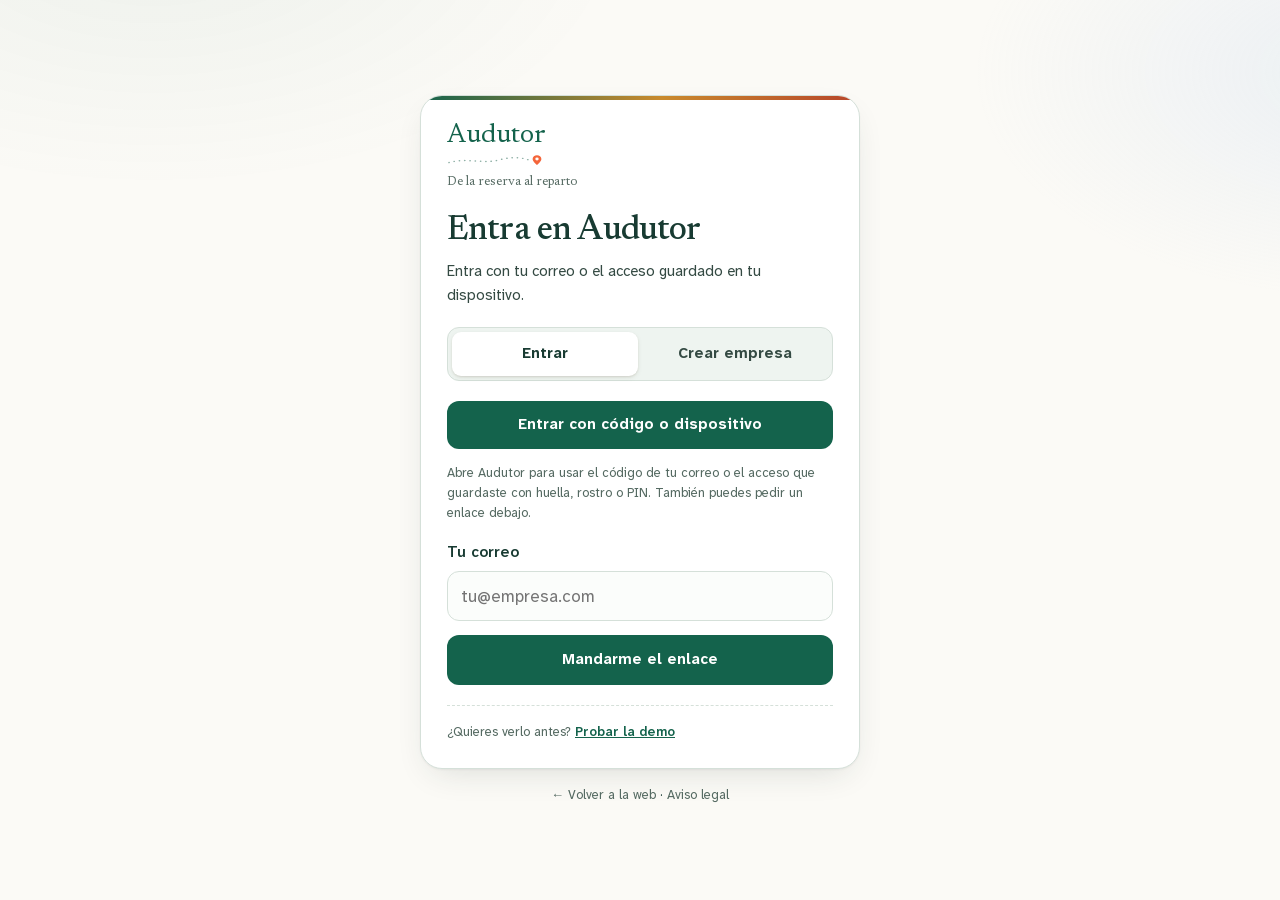
<file: entrar/index.html>
<!doctype html>
<html lang="es">
<head>
<meta charset="utf-8">
<!-- El icono de la pestaña: la ruta punteada que acaba en el punto de encuentro, el
     mismo gesto que el wordmark. Va en línea para que no haya un fichero más que
     copiar y para que funcione igual abriendo el HTML desde el disco. -->
<link rel="icon" href="data:image/svg+xml,<svg xmlns='http://www.w3.org/2000/svg' viewBox='0 0 512 512'><rect width='512' height='512' rx='112' fill='%2314634c'/><path d='M92 322 C 168 268, 236 372, 306 300' fill='none' stroke='%23c98a2d' stroke-width='15' stroke-linecap='round' stroke-dasharray='1 34'/><g transform='translate(330 150)'><path d='M60 0C26.9 0 0 26.9 0 60c0 45 60 112 60 112s60-67 60-112C120 26.9 93.1 0 60 0z' fill='%23f4653a'/><circle cx='60' cy='58' r='23' fill='%23fffdf7'/></g><text x='92' y='252' font-family='Georgia,serif' font-size='118' font-weight='700' fill='%23fdf9ee'>Au</text></svg>">
<meta name="viewport" content="width=device-width,initial-scale=1">
<title>Entrar · Audutor</title>
<meta name="robots" content="noindex">
<style>
  /* Las dos letras de Audutor, servidas desde aquí (24-sep-2026): con las del sistema la
     marca cambiaba de cara en Android y Windows. Solo el subconjunto latino (92 KB las dos),
     y sin CDN: la web promete «sin rastreadores». Licencia OFL en fuentes/OFL-*.txt. */
  @font-face{ font-family:"Atkinson Hyperlegible Next"; src:url(../fuentes/atkinson-hyperlegible-next.woff2) format("woff2");
    font-weight:200 800; font-style:normal; font-display:swap; unicode-range:U+0000-00FF, U+0131, U+0152-0153, U+02BB-02BC, U+02C6, U+02DA, U+02DC, U+0304, U+0308, U+0329, U+2000-206F, U+20AC, U+2122, U+2191, U+2193, U+2212, U+2215, U+FEFF, U+FFFD; }
  @font-face{ font-family:"Newsreader"; src:url(../fuentes/newsreader.woff2) format("woff2");
    font-weight:400 700; font-style:normal; font-display:swap; unicode-range:U+0000-00FF, U+0131, U+0152-0153, U+02BB-02BC, U+02C6, U+02DA, U+02DC, U+0304, U+0308, U+0329, U+2000-206F, U+20AC, U+2122, U+2191, U+2193, U+2212, U+2215, U+FEFF, U+FFFD; }
/* ── Por qué esta página existe ──────────────────────────────────────────────
   El «Entrar» del menú apuntaba a `#`: se veía y no llevaba a ninguna parte. Y no podía
   llevar a la app, porque la app es un proceso de Node que vive en otro sitio y todavía
   no está alojada.

   Así que el destino es esto: una página del propio sitio que SIEMPRE funciona y que se
   vuelve operativa sola en cuanto `APP_URL` tenga valor. Sin `APP_URL` no finge un
   formulario que no puede cumplir — lo dice y ofrece la demo. Con `APP_URL`, pide el
   enlace de verdad contra la app.

   Es la misma regla de `CONTACTO_EMAIL` en la portada: un solo sitio que tocar, y
   mientras esté vacío se dice en vez de simularlo. */
:root{
  color-scheme:light;
  --ink:#183b32; --ink2:#344a43; --muted:#556a62; --paper:#fff; --bg:#fbfaf6;
  --acc:#14634c; --acc-deep:#0e4a3a; --coral:#b7452a; --line:#d5e0d9; --gold:#c98a2d;
}
*{ box-sizing:border-box; }
html,body{ margin:0; }
body{
  min-height:100vh; background:var(--bg); color:var(--ink);
  font:17px/1.55 "Atkinson Hyperlegible Next",-apple-system,BlinkMacSystemFont,"Segoe UI",Roboto,Helvetica,Arial,sans-serif;
  display:flex; flex-direction:column; align-items:center; justify-content:center;
  padding:28px 18px; position:relative; overflow-x:hidden;
}
/* El mismo fondo con relieve que la portada, para que no se sienta otra web. */
body::before{
  content:""; position:fixed; inset:0; pointer-events:none; z-index:0;
  background:
    radial-gradient(760px 420px at 12% -8%, rgba(20,99,76,.06), transparent 62%),
    radial-gradient(680px 380px at 108% 8%, rgba(185,208,238,.24), transparent 60%);
}
.caja{
  position:relative; z-index:1; width:100%; max-width:440px; background:var(--paper);
  border:1px solid var(--line); border-radius:22px; padding:30px 26px 26px;
  /* La franja de color de arriba se sale con `margin` negativo para llegar de lado a
     lado, y con su propio `border-radius` NO seguía la curva de la tarjeta: un radio
     de 18 px sobre una franja de 3 px de alto dibuja otra curva distinta, y encima
     sobresalía 1 px por cada lado porque el margen no contaba el borde.
     Con `overflow:hidden` la curva la pone la TARJETA y la franja se recorta contra
     ella: deja de adivinarla y por eso encaja exacta. La curva sigue perteneciendo a
     la tarjeta al ampliar el radio con la nueva portada. */
  overflow:hidden;
  box-shadow:0 1px 2px rgba(34,48,43,.05), 0 12px 34px -12px rgba(34,48,43,.16);
}
.caja::before{
  content:""; display:block; height:4px; margin:-30px -26px 22px;
  background:linear-gradient(90deg,var(--acc),var(--gold) 55%,var(--coral));
}
.wm{ font:400 27px/1 Newsreader,"Iowan Old Style",Palatino,Georgia,serif; color:var(--acc); display:block; }
.wm svg{ display:block; width:96px; height:12px; margin:5px 0 0; }
.pie{ display:block; margin-top:9px; font-size:13px; color:var(--muted); }
h1{ font:500 34px/1.14 Newsreader,Georgia,serif; margin:24px 0 10px; letter-spacing:-.025em; }
.lead{ margin:0 0 20px; font-size:15px; color:var(--ink2); }
label{ display:block; font-size:15px; font-weight:600;
  color:var(--ink); margin:0 0 6px; }
input{
  width:100%; min-height:48px; padding:11px 13px; font:inherit; font-size:17px;
  color:var(--ink); background:#fbfdfb; border:1.5px solid var(--line); border-radius:12px;
}
select{
  width:100%; min-height:48px; padding:11px 13px; font:inherit; font-size:17px;
  color:var(--ink); background:#fbfdfb; border:1.5px solid var(--line); border-radius:12px;
}
select:focus{ outline:none; border-color:var(--acc); box-shadow:0 0 0 3.5px rgba(20,99,76,.15); }
input:focus{ outline:none; border-color:var(--acc);
  box-shadow:0 0 0 3.5px rgba(20,99,76,.15); }
button{
  width:100%; min-height:50px; margin-top:14px; border:0; border-radius:12px;
  background:var(--acc); color:#fff; font:inherit; font-weight:700; font-size:15px;
  cursor:pointer; transition:background .15s;
}
button:hover{ background:var(--acc-deep); }
button:disabled{ background:var(--line); color:var(--muted); cursor:default; }
/* ── El selector de entrar / crear cuenta ──────────────────────────────────────────
   Era un enlace subrayado en el pie: se leía como una nota al pie y no como la decisión
   que es. Ahora son dos pestañas de verdad arriba de la tarjeta —lo primero que se ve al
   llegar— con la elegida en relieve sobre un carril hundido.

   `width:auto` y el alto propio no sobran: la página tiene un `button{ width:100% }`
   global para los botones de enviar, y sin desactivarlo aquí cada pestaña se comía una
   línea entera. Es el mismo choque de siempre entre una regla de elemento y una clase
   nueva. */
.modos{
  display:flex; gap:4px; margin:0 0 20px; padding:4px;
  background:#eef4f0; border-radius:12px; border:1px solid var(--line);
}
.modo{
  flex:1; width:auto; min-height:44px; margin:0; padding:0 10px;
  border:0; border-radius:9px; background:transparent; cursor:pointer;
  font:inherit; font-size:15px; font-weight:700; color:var(--ink2);
  transition:background .16s ease, color .16s ease, box-shadow .16s ease;
}
/* La elegida se distingue por RELIEVE y no solo por color: sobre el carril hundido, la
   activa es la única que parece una tecla levantada. */
.modo[aria-selected="true"]{
  background:var(--paper); color:var(--ink);
  box-shadow:0 1px 2px rgba(74,61,32,.10), 0 2px 6px -2px rgba(74,61,32,.16);
}
.modo:focus-visible,button:focus-visible,a:focus-visible{ outline:3px solid var(--coral); outline-offset:3px; }
.acceso-app{ display:flex; align-items:center; justify-content:center; min-height:48px;
  padding:12px; border-radius:12px; background:var(--acc); color:#fff;
  text-align:center; text-decoration:none; font-size:15px; font-weight:700; }
.acceso-app:hover{ background:var(--acc-deep); }
.acceso-nota{ margin:14px 0 18px; font-size:13px; color:var(--muted); }
.alta-condiciones{ margin:0 0 20px; padding:14px; border:1px solid var(--line);
  border-radius:12px; background:#e9f5ef; font-size:13px; color:var(--ink2); }
.alta-condiciones b{ display:block; color:var(--ink); margin-bottom:4px; }
@media (prefers-reduced-motion:reduce){ .modo{ transition:none; } }
.campo-mas{ margin-top:14px; }
.aviso{ margin:16px 0 0; font-size:13px; line-height:1.45; }
.aviso.malo{ color:var(--coral); }
.aviso.bueno{ color:var(--acc); }
.cerrado{ margin:0; padding:14px 15px; border-radius:12px; background:#faf7ef;
  border:1px solid var(--line); border-left:3px solid var(--gold);
  font-size:13px; line-height:1.45; color:var(--ink2); }
.abajo{ margin:20px 0 0; padding-top:16px; border-top:1px dashed var(--line);
  font-size:13px; color:var(--muted); }
.abajo a{ color:var(--acc); font-weight:600; }
.volver{ position:relative; z-index:1; margin:16px 0 0; font-size:13px; }
.volver a{ color:var(--muted); text-decoration:none; }
.volver a:hover{ color:var(--acc); }
@media(max-width:400px){ .caja{ padding:26px 20px 22px; }
  .caja::before{ margin:-26px -20px 20px; } h1{ font-size:27px; } }
@media (prefers-reduced-motion:no-preference){
  .caja{ animation:sube .45s cubic-bezier(.16,.7,.22,1) both; }
  @keyframes sube{ from{ opacity:0; transform:translateY(10px); } }
}
</style>
</head>
<body>

<main class="caja">
  <span class="wm">Audutor<svg viewBox="0 0 96 14" preserveAspectRatio="none" aria-hidden="true">
    <path d="M2 10 C 20 4, 36 12, 52 7 S 78 5, 84 8" fill="none" stroke="#8fb0a6"
      stroke-width="1.7" stroke-dasharray="0.1 5.2" stroke-linecap="round"/>
    <path d="M90 1.4c-2.4 0-4.4 2-4.4 4.4 0 3.2 4.4 7 4.4 7s4.4-3.8 4.4-7c0-2.4-2-4.4-4.4-4.4z"
      fill="#f4653a"/><circle cx="90" cy="5.9" r="1.7" fill="#fffefa"/></svg>
    <span class="pie">De la reserva al reparto</span></span>

  <h1>Entra en Audutor</h1>
  <p class="lead">Entra con tu correo o el acceso guardado en tu dispositivo.</p>
  <p class="alta-condiciones" id="alta-condiciones" hidden><b>Empiezas en Esencial, sin tarjeta.</b>
    1 tour · 2 guías · 250 viajeros al mes. Si eliges un plan de pago, su primer mes es gratis.
    El panel y la app del guía funcionan en español.</p>

  <div class="modos" role="tablist" aria-label="Entrar o crear cuenta">
    <button type="button" class="modo" id="tab-entrar" role="tab" aria-selected="true"
            aria-controls="f" tabindex="0">Entrar</button>
    <button type="button" class="modo" id="tab-alta" role="tab" aria-selected="false"
            aria-controls="fa" tabindex="-1">Crear empresa</button>
  </div>
  <form id="f" role="tabpanel" aria-labelledby="tab-entrar" hidden>
    <a id="acceso-app" class="acceso-app" href="https://audutor.fly.dev/">Entrar con código o dispositivo</a>
    <p class="acceso-nota">Abre Audutor para usar el código de tu correo o el acceso que guardaste con huella, rostro o PIN. También puedes pedir un enlace debajo.</p>
    <label for="e">Tu correo</label>
    <input id="e" type="email" inputmode="email" autocomplete="email" required
           placeholder="tu@empresa.com">
    <button type="submit" id="b">Mandarme el enlace</button>
    <p class="aviso" id="msg" role="status" aria-live="polite"></p>
  </form>


  <form id="fa" role="tabpanel" aria-labelledby="tab-alta" aria-describedby="alta-condiciones" hidden>
    <label for="ae">Tu correo</label>
    <input id="ae" type="email" inputmode="email" autocomplete="email" required
           placeholder="tu@empresa.com">
    <label class="campo-mas" for="an">El nombre de tu empresa</label>
    <input id="an" type="text" autocomplete="organization" required maxlength="80"
           placeholder="Free Tour Madrid">
    <label class="campo-mas" for="ap">Dónde operas</label>
    <select id="ap" autocomplete="country">
      <option value="ES" selected>España</option>
      <option value="DE">Alemania</option>
      <option value="PT">Portugal</option>
      <option value="IT">Italia</option>
      <option value="FR">Francia</option>
      <option value="GB">Reino Unido</option>
      <option value="IE">Irlanda</option>
      <option value="NL">Países Bajos</option>
      <option value="XX">Otro país</option>
    </select>
    <button type="submit" id="ab">Crear mi empresa</button>
    <p class="aviso" id="amsg" role="status" aria-live="polite"></p>
  </form>

  <p class="cerrado" id="cerrado" hidden>
    El acceso todavía no está abierto: la app se publica estos días. Si ya eres cliente y
    necesitas entrar, escríbenos y te mandamos el enlace a mano.
  </p>

  <p class="abajo">¿Quieres verlo antes? <a href="../demo/">Probar la demo</a></p>
</main>

<p class="volver"><a href="../">← Volver a la web</a> · <a href="../aviso-legal/">Aviso legal</a></p>

<script>
/* La MISMA constante que la portada. Un solo sitio que tocar por idioma. */
var APP_URL = 'https://audutor.fly.dev';

(function(){
  var f = document.getElementById('f');
  var cerrado = document.getElementById('cerrado');
  if (!APP_URL){ cerrado.hidden = false; return; }
  document.getElementById('acceso-app').href = APP_URL.replace(/\/+$/, '') + '/';
  f.hidden = false;

  var msg = document.getElementById('msg');
  var b = document.getElementById('b');
  f.addEventListener('submit', function(ev){
    ev.preventDefault();
    var correo = document.getElementById('e').value.trim();
    if (!correo) return;
    b.disabled = true; b.textContent = 'Enviando…'; msg.className = 'aviso'; msg.textContent = '';
    fetch(APP_URL.replace(/\/+$/, '') + '/api/auth/enlace', {
      method: 'POST', headers: { 'Content-Type': 'application/json' },
      body: JSON.stringify({ email: correo }),
    }).then(function(r){
      if (!r.ok) throw new Error('HTTP ' + r.status);
      msg.className = 'aviso bueno';
      /* La MISMA frase exista o no ese correo: si cambiara, esta página sería un
         comprobador de quién es cliente de Audutor, y ese dato no es nuestro. */
      msg.textContent = 'Listo. Mira tu correo: el enlace caduca en un rato y solo sirve una vez.';
      b.textContent = 'Enlace enviado';
    }).catch(function(){
      b.disabled = false; b.textContent = 'Mandarme el enlace';
      msg.className = 'aviso malo';
      msg.textContent = 'No hemos podido pedirlo ahora mismo. Inténtalo en un minuto o escríbenos.';
    });
  });

  /* ── Crear cuenta ───────────────────────────────────────────────────────────
     Esta pantalla solo sabía MANDAR EL ENLACE, y el enlace solo llega si el correo ya
     tiene cuenta. O sea: quien llegaba aquí sin cuenta pedía el enlace, no recibía nada
     —y con razón, porque decir «ese correo no existe» convertiría esta página en un
     comprobador de quién es cliente— y se quedaba sin forma de entrar ni de registrarse.
     La ruta de alta existía en el servidor desde el primer día; lo que faltaba era esto. */
  var fa = document.getElementById('fa');
  var amsg = document.getElementById('amsg');
  var ab = document.getElementById('ab');
  var tabEntrar = document.getElementById('tab-entrar');
  var tabAlta = document.getElementById('tab-alta');
  var h1 = document.querySelector('h1');
  var lead = document.querySelector('.lead');

  function modo(alta, foco){
    f.hidden = alta; fa.hidden = !alta;
    tabEntrar.setAttribute('aria-selected', String(!alta));
    tabAlta.setAttribute('aria-selected', String(alta));
    tabEntrar.tabIndex = alta ? -1 : 0; tabAlta.tabIndex = alta ? 0 : -1;
    document.getElementById('alta-condiciones').hidden = !alta;
    h1.textContent = alta ? 'Crea tu empresa' : 'Entra en Audutor';
    lead.textContent = alta
      ? 'Sin tarjeta y sin permanencia. Te mandamos el enlace de entrada al correo.'
      : 'Entra con tu correo o el acceso guardado en tu dispositivo.';
    if (foco === 'campo') (alta ? document.getElementById('ae') : document.getElementById('e')).focus();
    if (foco === 'pestana') (alta ? tabAlta : tabEntrar).focus();
  }
  tabAlta.addEventListener('click', function(){ modo(true, 'pestana'); });
  tabEntrar.addEventListener('click', function(){ modo(false, 'pestana'); });
  // Con flechas el foco se queda en la pestaña; Tab entra después en el panel visible.
  // La URL de alta abre el correo directamente, sin pedir ni crear nada al cargar.
  [tabEntrar, tabAlta].forEach(function(tab, i){
    tab.addEventListener('keydown', function(e){
      var n = e.key === 'ArrowRight' || e.key === 'ArrowLeft' ? 1-i
        : e.key === 'Home' ? 0 : e.key === 'End' ? 1 : null;
      if (n === null) return;
      e.preventDefault(); modo(n === 1, 'pestana');
    });
  });
  if (new URLSearchParams(location.search).get('modo') === 'alta') modo(true, 'campo');

  fa.addEventListener('submit', function(ev){
    ev.preventDefault();
    var correo = document.getElementById('ae').value.trim();
    var empresa = document.getElementById('an').value.trim();
    if (!correo || !empresa) return;
    ab.disabled = true; ab.textContent = 'Creando…';
    amsg.className = 'aviso'; amsg.textContent = '';
    fetch(APP_URL.replace(/\/+$/, '') + '/api/alta/empresa', {
      method: 'POST', headers: { 'Content-Type': 'application/json' },
      /* El país es dato de la empresa (moneda, y mañana zona horaria y avisos):
         hasta ahora nadie lo preguntaba y toda alta quedaba como España. Optativo:
         el servidor sigue aceptando el cuerpo sin él. */
      body: JSON.stringify({ email: correo, nombreEmpresa: empresa,
                             pais: (document.getElementById('ap') || {}).value || undefined }),
    }).then(function(r){
      return r.json().catch(function(){ return {}; }).then(function(j){
        if (!r.ok) throw new Error(j.error || ('HTTP ' + r.status));
        return j;
      });
    }).then(function(){
      amsg.className = 'aviso bueno';
      /* «Hecho» y no «Cuenta creada»: el servidor contesta LO MISMO si el correo ya
         tenía cuenta —dejó de ser un detector de clientes— y entonces lo que llega al
         buzón es el enlace de entrar de siempre. Esta frase es verdad en los dos casos.
         Quien ya tenía cuenta acaba dentro igual: abre el correo y entra. */
      amsg.textContent = 'Hecho. Mira tu correo: te hemos mandado el enlace para entrar.';
      ab.textContent = 'Hecho';
    }).catch(function(e){
      ab.disabled = false; ab.textContent = 'Crear mi empresa';
      amsg.className = 'aviso malo';
      amsg.textContent = 'No se ha podido: ' + e.message;
    });
  });
})();
</script>
</body>
</html>
</file>
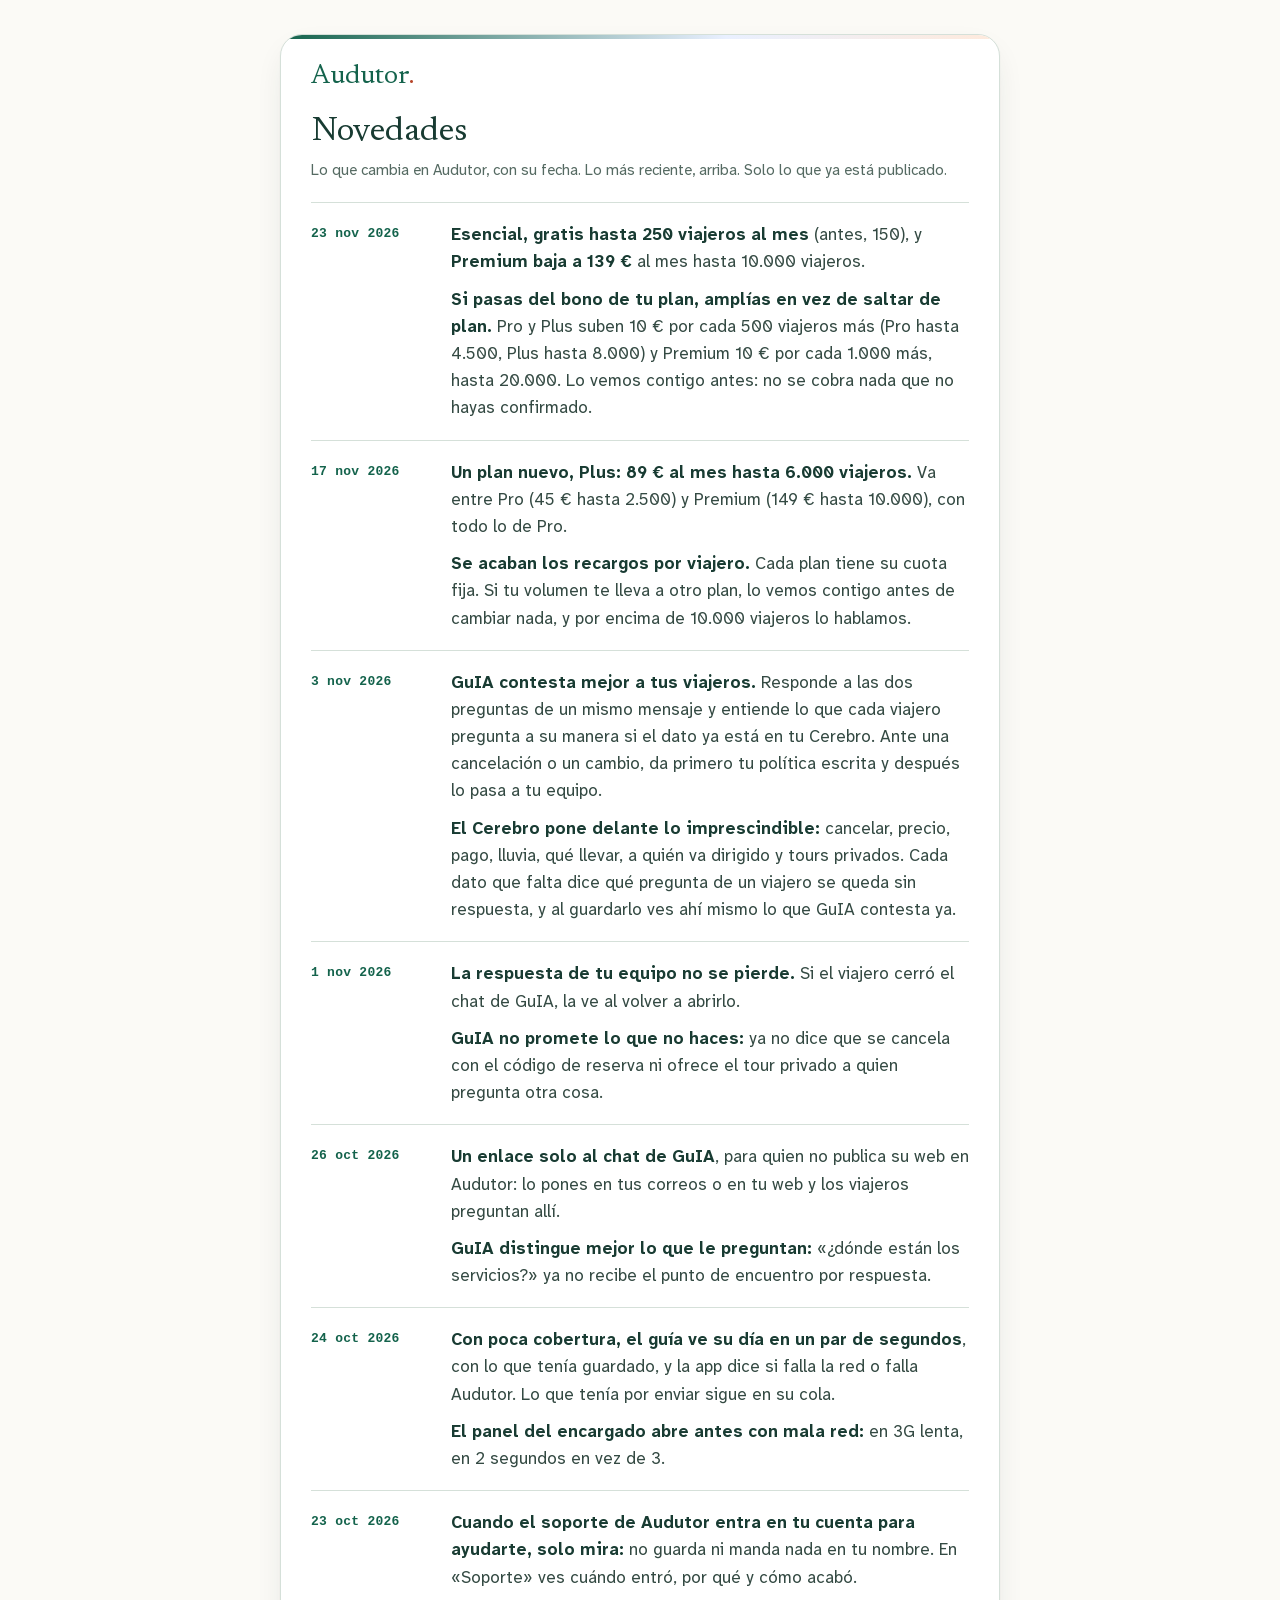
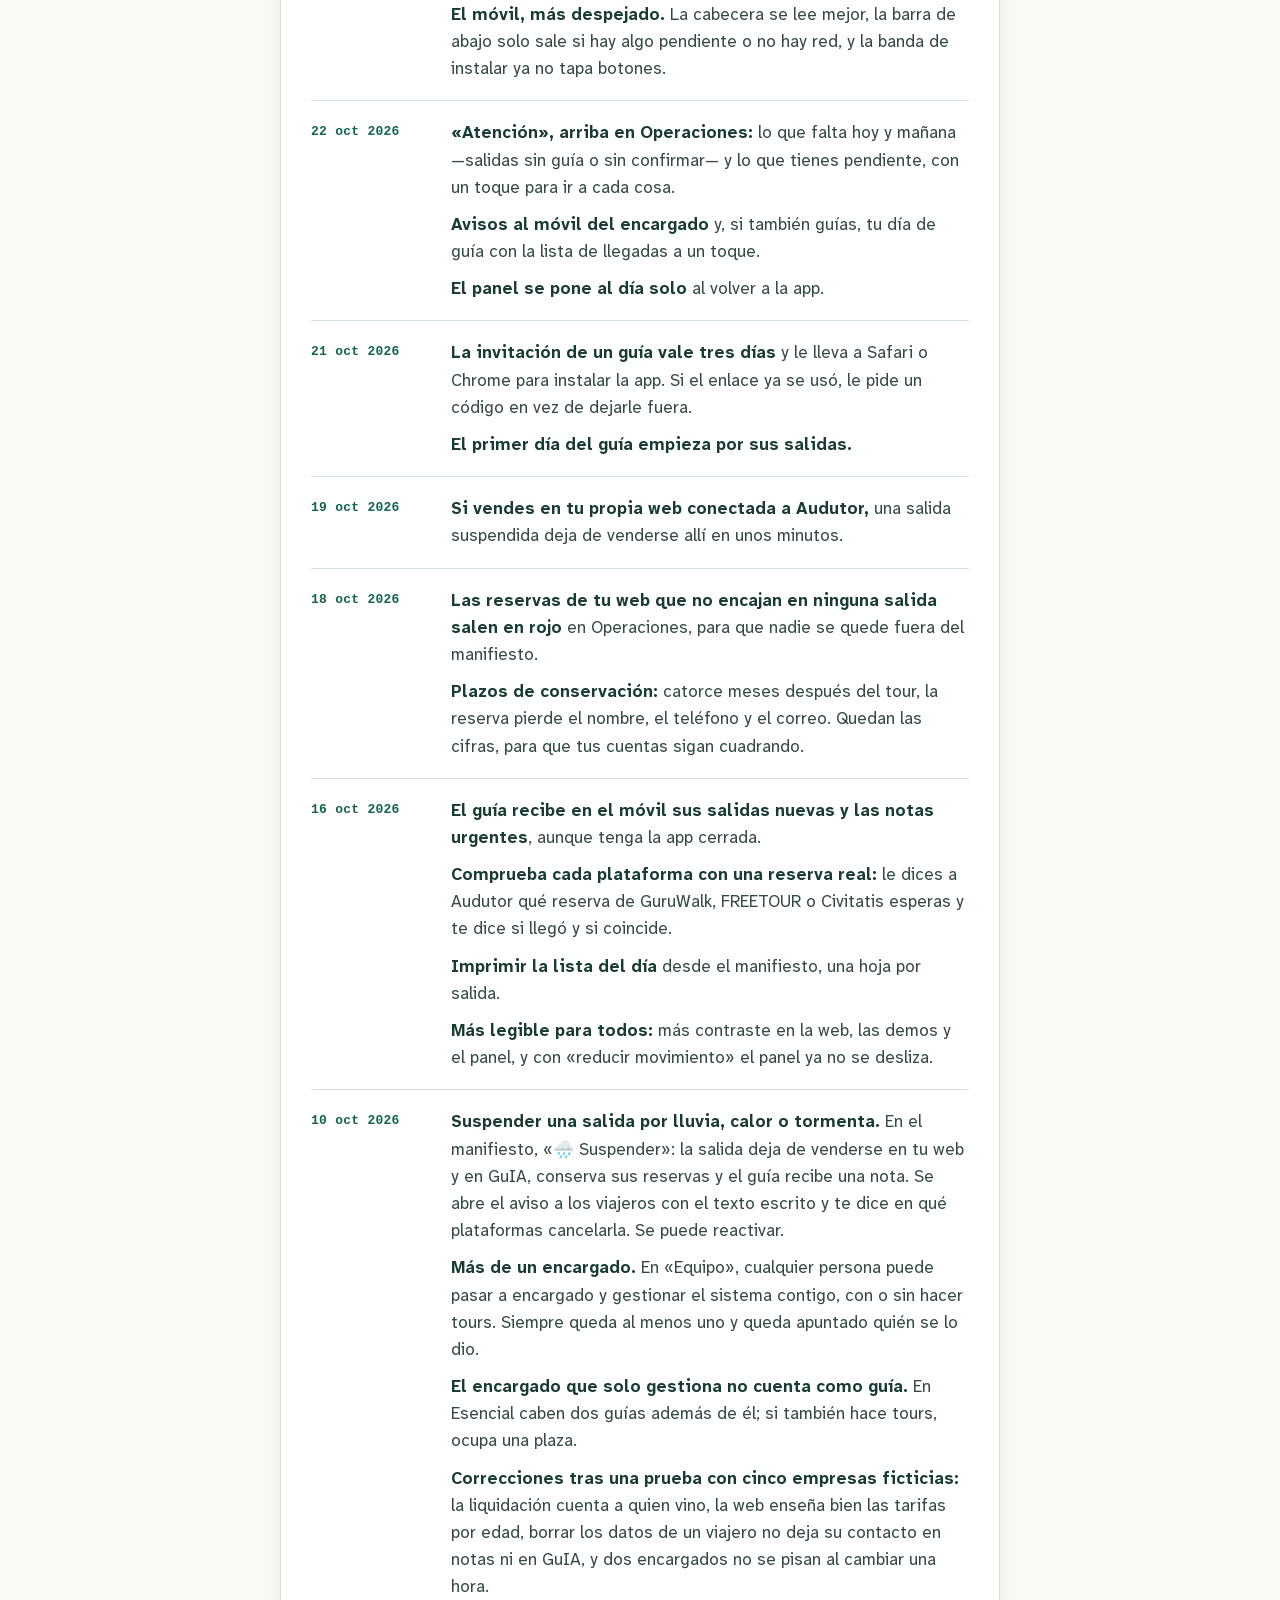
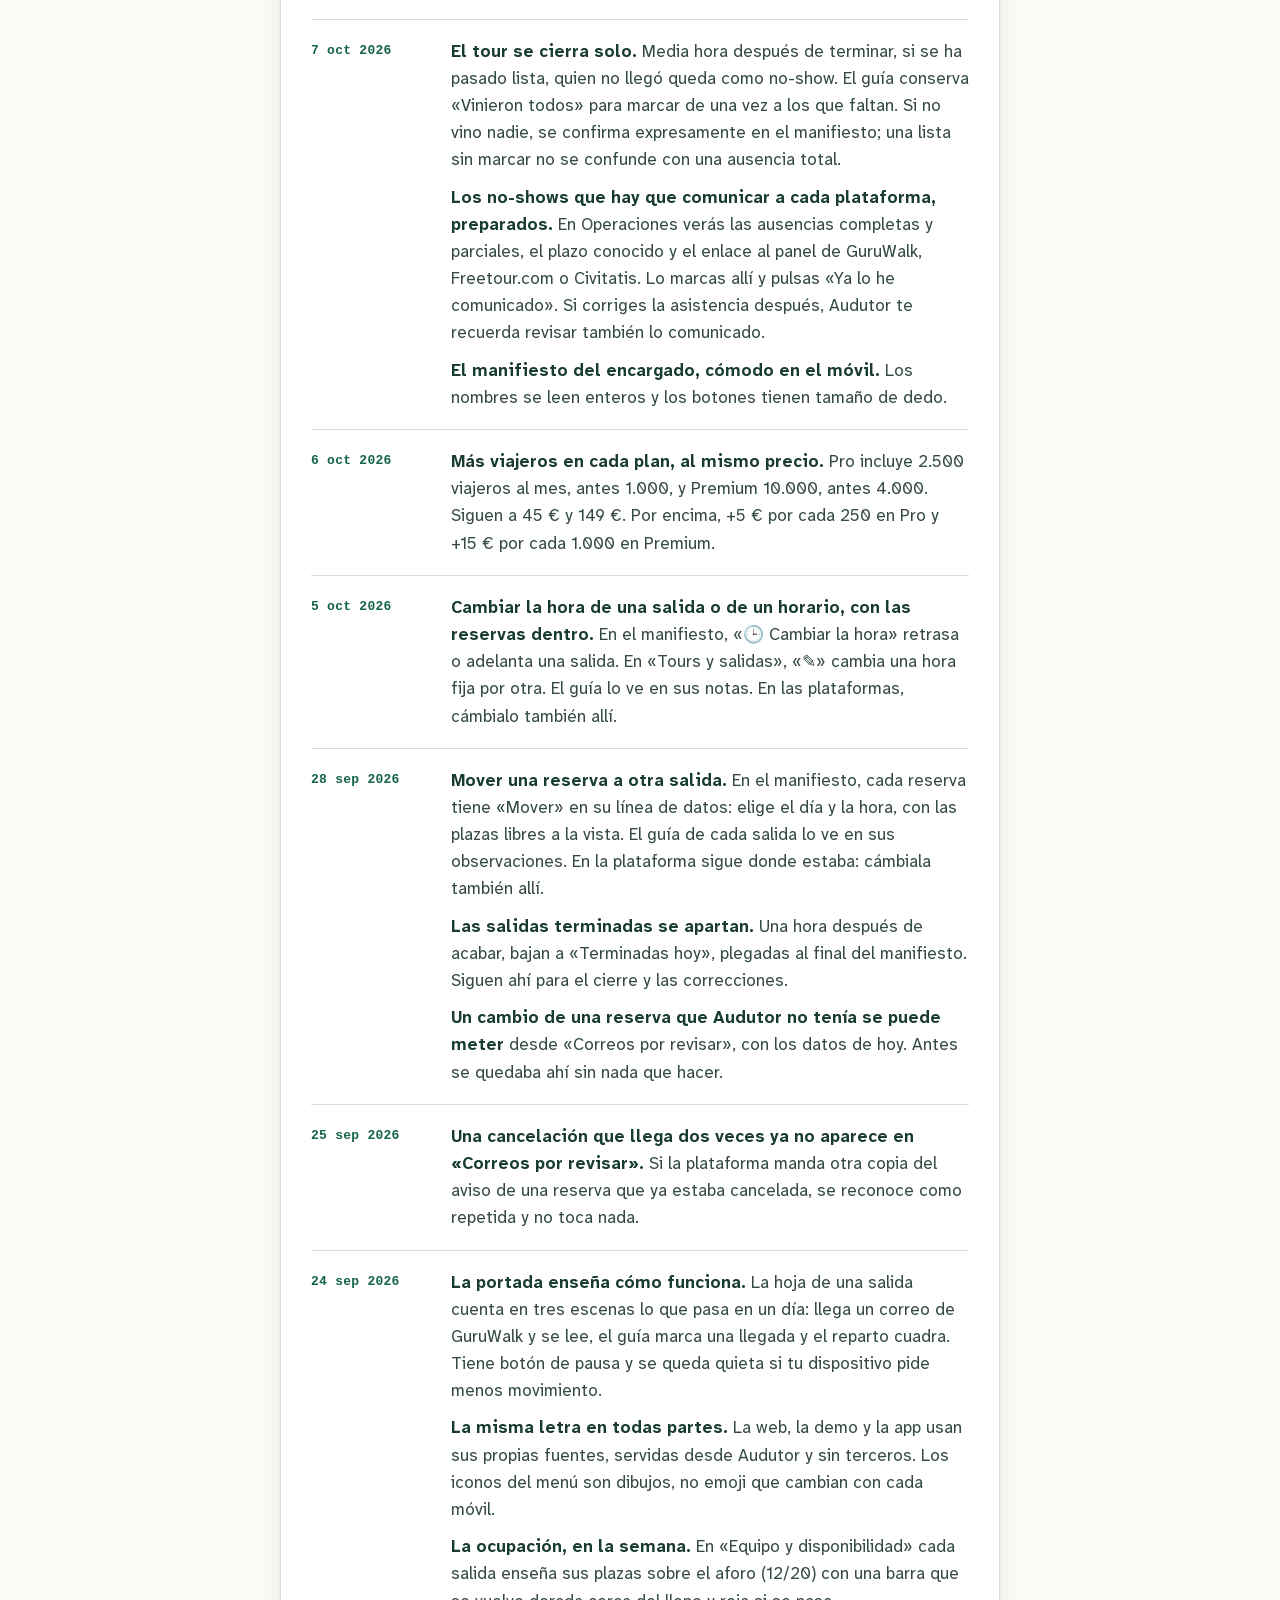
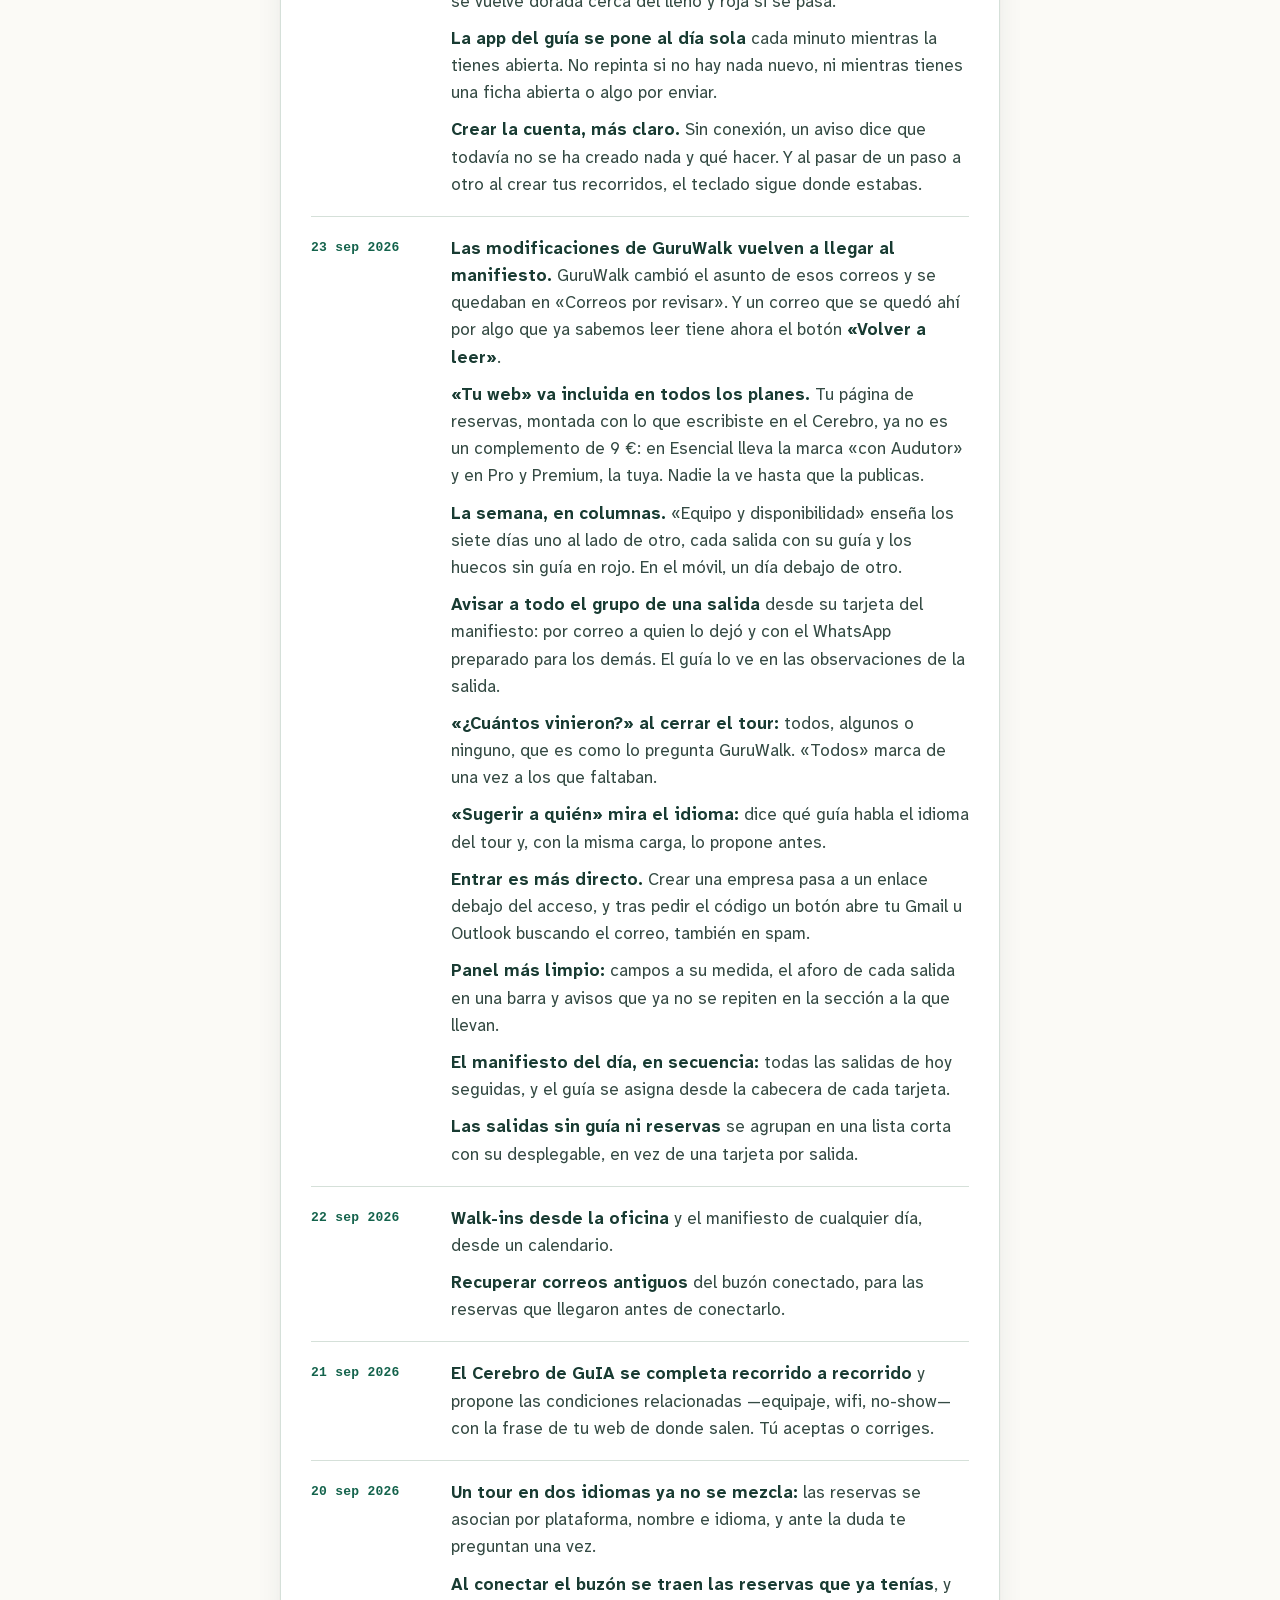
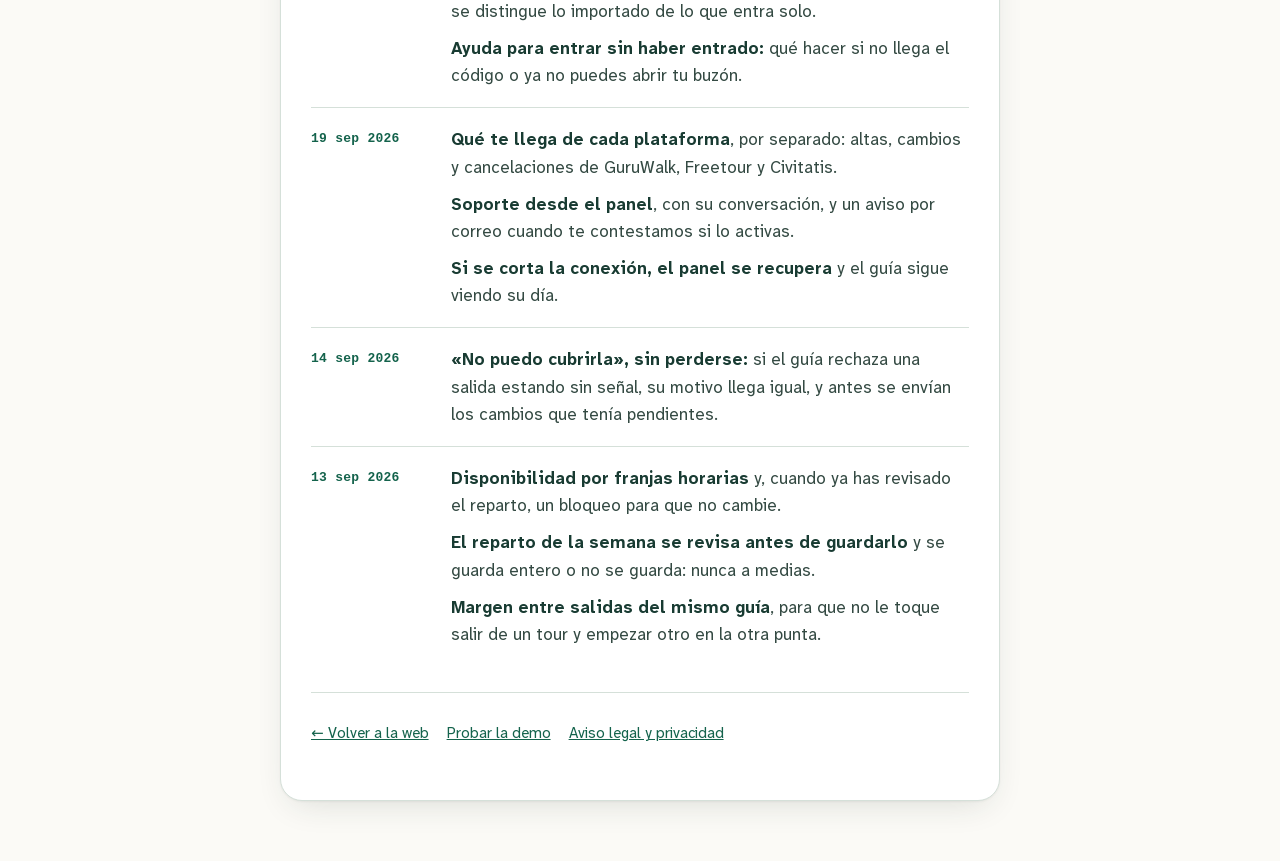
<file: novedades/index.html>
<!doctype html>
<html lang="es">
<head>
<meta charset="utf-8">
<link rel="icon" href="data:image/svg+xml,<svg xmlns='http://www.w3.org/2000/svg' viewBox='0 0 512 512'><rect width='512' height='512' rx='112' fill='%2314634c'/><path d='M92 322 C 168 268, 236 372, 306 300' fill='none' stroke='%23c98a2d' stroke-width='15' stroke-linecap='round' stroke-dasharray='1 34'/><g transform='translate(330 150)'><path d='M60 0C26.9 0 0 26.9 0 60c0 45 60 112 60 112s60-67 60-112C120 26.9 93.1 0 60 0z' fill='%23f4653a'/><circle cx='60' cy='58' r='23' fill='%23fffdf7'/></g><text x='92' y='252' font-family='Georgia,serif' font-size='118' font-weight='700' fill='%23fdf9ee'>Au</text></svg>">
<meta name="viewport" content="width=device-width,initial-scale=1">
<title>Novedades · Audutor</title>
<meta name="description" content="Lo que cambia en Audutor, con su fecha.">
<!-- Para buscadores y para compartir (5-nov-2026): sin esto Google no sabía cuál es la
     dirección buena ni que existe la otra lengua, y el enlace se compartía sin tarjeta. -->
<link rel="canonical" href="https://audutor.com/novedades/">
<link rel="alternate" hreflang="es" href="https://audutor.com/novedades/">
<link rel="alternate" hreflang="en" href="https://audutor.com/en/news/">
<link rel="alternate" hreflang="x-default" href="https://audutor.com/novedades/">
<meta property="og:type" content="website"><meta property="og:site_name" content="Audutor">
<meta property="og:locale" content="es_ES"><meta property="og:locale:alternate" content="en_GB">
<meta property="og:url" content="https://audutor.com/novedades/">
<meta property="og:title" content="Novedades · Audutor"><meta property="og:description" content="Lo que cambia en Audutor, con su fecha.">
<meta property="og:image" content="https://audutor.com/identidad/audutor-og.png">
<meta property="og:image:width" content="1200"><meta property="og:image:height" content="630">
<meta name="twitter:card" content="summary_large_image"><meta name="twitter:image" content="https://audutor.com/identidad/audutor-og.png">
<style>
  /* Las dos letras de Audutor, servidas desde aquí (24-sep-2026): con las del sistema la
     marca cambiaba de cara en Android y Windows. Solo el subconjunto latino (92 KB las dos),
     y sin CDN: la web promete «sin rastreadores». Licencia OFL en fuentes/OFL-*.txt. */
  @font-face{ font-family:"Atkinson Hyperlegible Next"; src:url(../fuentes/atkinson-hyperlegible-next.woff2) format("woff2");
    font-weight:200 800; font-style:normal; font-display:swap; unicode-range:U+0000-00FF, U+0131, U+0152-0153, U+02BB-02BC, U+02C6, U+02DA, U+02DC, U+0304, U+0308, U+0329, U+2000-206F, U+20AC, U+2122, U+2191, U+2193, U+2212, U+2215, U+FEFF, U+FFFD; }
  @font-face{ font-family:"Newsreader"; src:url(../fuentes/newsreader.woff2) format("woff2");
    font-weight:400 700; font-style:normal; font-display:swap; unicode-range:U+0000-00FF, U+0131, U+0152-0153, U+02BB-02BC, U+02C6, U+02DA, U+02DC, U+0304, U+0308, U+0329, U+2000-206F, U+20AC, U+2122, U+2191, U+2193, U+2212, U+2215, U+FEFF, U+FFFD; }
/* ── Por qué esta página existe ──────────────────────────────────────────────────────
   TourDash y Ventrata publican sus cambios con fecha, y en el estudio de 20 sistemas del
   23-sep-2026 fue lo único de organización que Audutor no tenía a la vista: el producto
   cambia casi cada día y desde fuera no se veía. Una lista fechada responde a la pregunta
   que se hace quien lo evalúa —«¿esto está vivo?»— sin que tengamos que decirlo.

   Reglas de la página:
   · Solo lo PUBLICADO. Lo que está en obras no entra aunque esté hecho en local.
   · En palabras de quien lo usa, no de quien lo construyó: qué puede hacer ahora, no qué
     módulo se tocó.
   · Sin cifras de rendimiento ni promesas: lo que cambió, y ya. */
:root{
  --ink:#183b32; --ink2:#344a43; --muted:#556a62; --bg:#fbfaf6; --paper:#fff;
  --acc:#14634c; --acc2:#14634c; --gold:#c98a2d; --coral:#b7452a; --line:#d5e0d9;
  --sans:"Atkinson Hyperlegible Next",Seravek,"Avenir Next",Avenir,system-ui,-apple-system,"Segoe UI",sans-serif;
  --serif:Newsreader,"Iowan Old Style",Palatino,"Palatino Linotype",Georgia,serif;
  --mono:"SF Mono",ui-monospace,Menlo,Consolas,monospace;
}
*{ box-sizing:border-box; }
html,body{ margin:0; }
body{ background:var(--bg); color:var(--ink); font:17px/1.6 var(--sans); padding:34px 16px 60px; overflow-x:hidden; }
.doc{ width:100%; max-width:720px; margin:0 auto; background:var(--paper); border:1px solid var(--line);
  border-radius:22px; overflow:hidden; padding:34px 30px 30px;
  box-shadow:0 1px 2px rgba(34,48,43,.05), 0 12px 34px -12px rgba(34,48,43,.16); }
.doc::before{ content:""; display:block; height:4px; margin:-34px -30px 24px;
  background:linear-gradient(90deg,var(--acc),#e9f0ff 62%,#ffeadc); }
.wm{ font:400 27px/1 var(--serif); color:var(--acc2); text-decoration:none; }
h1{ font:400 34px/1.15 var(--serif); margin:22px 0 6px; text-wrap:balance; }
.sub{ margin:0 0 20px; font-size:15px; color:var(--muted); }
.nov{ display:grid; grid-template-columns:120px 1fr; gap:4px 20px; padding:18px 0; border-top:1px solid var(--line); }
.nov time{ font:600 13px/1.5 var(--mono); color:var(--acc2); padding-top:3px; letter-spacing:.02em; }
.nov ul{ margin:0; padding:0; list-style:none; display:flex; flex-direction:column; gap:10px; }
.nov li{ font-size:17px; color:var(--ink2); }
.nov b{ color:var(--ink); }
a{ color:var(--acc2); }
.volver{ margin-top:26px; padding-top:18px; border-top:1px solid var(--line); font-size:15px; display:flex; flex-wrap:wrap; gap:8px 18px; }
@media (max-width:560px){
  .doc{ padding:28px 20px 24px; }
  .doc::before{ margin:-28px -20px 20px; }
  .nov{ grid-template-columns:1fr; }
  h1{ font-size:27px; }
}

/* El marco comparte el papel, el contraste y el acento de la portada renovada. */
:root{color-scheme:light}
.wm{text-decoration:none}.wm span{color:var(--coral)}
a:focus-visible{outline:3px solid var(--acc);outline-offset:4px}
.salto-documento{position:absolute;top:-100px;left:16px;background:white;padding:12px;z-index:3}
.salto-documento:focus{top:12px}
.volver a{min-height:44px;display:inline-flex;align-items:center}
</style>
</head>
<body>
<a class="salto-documento" href="#contenido">Ir al contenido</a>
<main class="doc" id="contenido">
  <a class="wm" href="../">Audutor<span aria-hidden="true">.</span></a>
  <h1>Novedades</h1>
  <p class="sub">Lo que cambia en Audutor, con su fecha. Lo más reciente, arriba. Solo lo que ya está publicado.</p>

  <section class="nov"><time datetime="2026-11-23">23 nov 2026</time><ul>
    <li><b>Esencial, gratis hasta 250 viajeros al mes</b> (antes, 150), y <b>Premium baja a 139 €</b> al mes hasta 10.000 viajeros.</li>
    <li><b>Si pasas del bono de tu plan, amplías en vez de saltar de plan.</b> Pro y Plus suben 10 € por cada 500 viajeros más (Pro hasta 4.500, Plus hasta 8.000) y Premium 10 € por cada 1.000 más, hasta 20.000. Lo vemos contigo antes: no se cobra nada que no hayas confirmado.</li>
  </ul></section>

  <section class="nov"><time datetime="2026-11-17">17 nov 2026</time><ul>
    <li><b>Un plan nuevo, Plus: 89 € al mes hasta 6.000 viajeros.</b> Va entre Pro (45 € hasta 2.500) y Premium (149 € hasta 10.000), con todo lo de Pro.</li>
    <li><b>Se acaban los recargos por viajero.</b> Cada plan tiene su cuota fija. Si tu volumen te lleva a otro plan, lo vemos contigo antes de cambiar nada, y por encima de 10.000 viajeros lo hablamos.</li>
  </ul></section>

  <section class="nov"><time datetime="2026-11-03">3 nov 2026</time><ul>
    <li><b>GuIA contesta mejor a tus viajeros.</b> Responde a las dos preguntas de un mismo mensaje y entiende lo que cada viajero pregunta a su manera si el dato ya está en tu Cerebro. Ante una cancelación o un cambio, da primero tu política escrita y después lo pasa a tu equipo.</li>
    <li><b>El Cerebro pone delante lo imprescindible:</b> cancelar, precio, pago, lluvia, qué llevar, a quién va dirigido y tours privados. Cada dato que falta dice qué pregunta de un viajero se queda sin respuesta, y al guardarlo ves ahí mismo lo que GuIA contesta ya.</li>
  </ul></section>

  <section class="nov"><time datetime="2026-11-01">1 nov 2026</time><ul>
    <li><b>La respuesta de tu equipo no se pierde.</b> Si el viajero cerró el chat de GuIA, la ve al volver a abrirlo.</li>
    <li><b>GuIA no promete lo que no haces:</b> ya no dice que se cancela con el código de reserva ni ofrece el tour privado a quien pregunta otra cosa.</li>
  </ul></section>

  <section class="nov"><time datetime="2026-10-26">26 oct 2026</time><ul>
    <li><b>Un enlace solo al chat de GuIA</b>, para quien no publica su web en Audutor: lo pones en tus correos o en tu web y los viajeros preguntan allí.</li>
    <li><b>GuIA distingue mejor lo que le preguntan:</b> «¿dónde están los servicios?» ya no recibe el punto de encuentro por respuesta.</li>
  </ul></section>

  <section class="nov"><time datetime="2026-10-24">24 oct 2026</time><ul>
    <li><b>Con poca cobertura, el guía ve su día en un par de segundos</b>, con lo que tenía guardado, y la app dice si falla la red o falla Audutor. Lo que tenía por enviar sigue en su cola.</li>
    <li><b>El panel del encargado abre antes con mala red:</b> en 3G lenta, en 2 segundos en vez de 3.</li>
  </ul></section>

  <section class="nov"><time datetime="2026-10-23">23 oct 2026</time><ul>
    <li><b>Cuando el soporte de Audutor entra en tu cuenta para ayudarte, solo mira:</b> no guarda ni manda nada en tu nombre. En «Soporte» ves cuándo entró, por qué y cómo acabó.</li>
    <li><b>El móvil, más despejado.</b> La cabecera se lee mejor, la barra de abajo solo sale si hay algo pendiente o no hay red, y la banda de instalar ya no tapa botones.</li>
  </ul></section>

  <section class="nov"><time datetime="2026-10-22">22 oct 2026</time><ul>
    <li><b>«Atención», arriba en Operaciones:</b> lo que falta hoy y mañana —salidas sin guía o sin confirmar— y lo que tienes pendiente, con un toque para ir a cada cosa.</li>
    <li><b>Avisos al móvil del encargado</b> y, si también guías, tu día de guía con la lista de llegadas a un toque.</li>
    <li><b>El panel se pone al día solo</b> al volver a la app.</li>
  </ul></section>

  <section class="nov"><time datetime="2026-10-21">21 oct 2026</time><ul>
    <li><b>La invitación de un guía vale tres días</b> y le lleva a Safari o Chrome para instalar la app. Si el enlace ya se usó, le pide un código en vez de dejarle fuera.</li>
    <li><b>El primer día del guía empieza por sus salidas.</b></li>
  </ul></section>

  <section class="nov"><time datetime="2026-10-19">19 oct 2026</time><ul>
    <li><b>Si vendes en tu propia web conectada a Audutor,</b> una salida suspendida deja de venderse allí en unos minutos.</li>
  </ul></section>

  <section class="nov"><time datetime="2026-10-18">18 oct 2026</time><ul>
    <li><b>Las reservas de tu web que no encajan en ninguna salida salen en rojo</b> en Operaciones, para que nadie se quede fuera del manifiesto.</li>
    <li><b>Plazos de conservación:</b> catorce meses después del tour, la reserva pierde el nombre, el teléfono y el correo. Quedan las cifras, para que tus cuentas sigan cuadrando.</li>
  </ul></section>

  <section class="nov"><time datetime="2026-10-16">16 oct 2026</time><ul>
    <li><b>El guía recibe en el móvil sus salidas nuevas y las notas urgentes</b>, aunque tenga la app cerrada.</li>
    <li><b>Comprueba cada plataforma con una reserva real:</b> le dices a Audutor qué reserva de GuruWalk, FREETOUR o Civitatis esperas y te dice si llegó y si coincide.</li>
    <li><b>Imprimir la lista del día</b> desde el manifiesto, una hoja por salida.</li>
    <li><b>Más legible para todos:</b> más contraste en la web, las demos y el panel, y con «reducir movimiento» el panel ya no se desliza.</li>
  </ul></section>

  <section class="nov"><time datetime="2026-10-10">10 oct 2026</time><ul>
    <li><b>Suspender una salida por lluvia, calor o tormenta.</b> En el manifiesto, «🌧️ Suspender»: la salida deja de venderse en tu web y en GuIA, conserva sus reservas y el guía recibe una nota. Se abre el aviso a los viajeros con el texto escrito y te dice en qué plataformas cancelarla. Se puede reactivar.</li>
    <li><b>Más de un encargado.</b> En «Equipo», cualquier persona puede pasar a encargado y gestionar el sistema contigo, con o sin hacer tours. Siempre queda al menos uno y queda apuntado quién se lo dio.</li>
    <li><b>El encargado que solo gestiona no cuenta como guía.</b> En Esencial caben dos guías además de él; si también hace tours, ocupa una plaza.</li>
    <li><b>Correcciones tras una prueba con cinco empresas ficticias:</b> la liquidación cuenta a quien vino, la web enseña bien las tarifas por edad, borrar los datos de un viajero no deja su contacto en notas ni en GuIA, y dos encargados no se pisan al cambiar una hora.</li>
  </ul></section>

  <section class="nov"><time datetime="2026-10-07">7 oct 2026</time><ul>
    <li><b>El tour se cierra solo.</b> Media hora después de terminar, si se ha pasado lista, quien no llegó queda como no-show. El guía conserva «Vinieron todos» para marcar de una vez a los que faltan. Si no vino nadie, se confirma expresamente en el manifiesto; una lista sin marcar no se confunde con una ausencia total.</li>
    <li><b>Los no-shows que hay que comunicar a cada plataforma, preparados.</b> En Operaciones verás las ausencias completas y parciales, el plazo conocido y el enlace al panel de GuruWalk, Freetour.com o Civitatis. Lo marcas allí y pulsas «Ya lo he comunicado». Si corriges la asistencia después, Audutor te recuerda revisar también lo comunicado.</li>
    <li><b>El manifiesto del encargado, cómodo en el móvil.</b> Los nombres se leen enteros y los botones tienen tamaño de dedo.</li>
  </ul></section>

  <section class="nov"><time datetime="2026-10-06">6 oct 2026</time><ul>
    <li><b>Más viajeros en cada plan, al mismo precio.</b> Pro incluye 2.500 viajeros al mes, antes 1.000, y Premium 10.000, antes 4.000. Siguen a 45 € y 149 €. Por encima, +5 € por cada 250 en Pro y +15 € por cada 1.000 en Premium.</li>
  </ul></section>

  <section class="nov"><time datetime="2026-10-05">5 oct 2026</time><ul>
    <li><b>Cambiar la hora de una salida o de un horario, con las reservas dentro.</b> En el manifiesto, «🕒 Cambiar la hora» retrasa o adelanta una salida. En «Tours y salidas», «✎» cambia una hora fija por otra. El guía lo ve en sus notas. En las plataformas, cámbialo también allí.</li>
  </ul></section>

  <section class="nov"><time datetime="2026-09-28">28 sep 2026</time><ul>
    <li><b>Mover una reserva a otra salida.</b> En el manifiesto, cada reserva tiene «Mover» en su línea de datos: elige el día y la hora, con las plazas libres a la vista. El guía de cada salida lo ve en sus observaciones. En la plataforma sigue donde estaba: cámbiala también allí.</li>
    <li><b>Las salidas terminadas se apartan.</b> Una hora después de acabar, bajan a «Terminadas hoy», plegadas al final del manifiesto. Siguen ahí para el cierre y las correcciones.</li>
    <li><b>Un cambio de una reserva que Audutor no tenía se puede meter</b> desde «Correos por revisar», con los datos de hoy. Antes se quedaba ahí sin nada que hacer.</li>
  </ul></section>

  <section class="nov"><time datetime="2026-09-25">25 sep 2026</time><ul>
    <li><b>Una cancelación que llega dos veces ya no aparece en «Correos por revisar».</b> Si la plataforma manda otra copia del aviso de una reserva que ya estaba cancelada, se reconoce como repetida y no toca nada.</li>
  </ul></section>

  <section class="nov"><time datetime="2026-09-24">24 sep 2026</time><ul>
    <li><b>La portada enseña cómo funciona.</b> La hoja de una salida cuenta en tres escenas lo que pasa en un día: llega un correo de GuruWalk y se lee, el guía marca una llegada y el reparto cuadra. Tiene botón de pausa y se queda quieta si tu dispositivo pide menos movimiento.</li>
    <li><b>La misma letra en todas partes.</b> La web, la demo y la app usan sus propias fuentes, servidas desde Audutor y sin terceros. Los iconos del menú son dibujos, no emoji que cambian con cada móvil.</li>
    <li><b>La ocupación, en la semana.</b> En «Equipo y disponibilidad» cada salida enseña sus plazas sobre el aforo (12/20) con una barra que se vuelve dorada cerca del lleno y roja si se pasa.</li>
    <li><b>La app del guía se pone al día sola</b> cada minuto mientras la tienes abierta. No repinta si no hay nada nuevo, ni mientras tienes una ficha abierta o algo por enviar.</li>
    <li><b>Crear la cuenta, más claro.</b> Sin conexión, un aviso dice que todavía no se ha creado nada y qué hacer. Y al pasar de un paso a otro al crear tus recorridos, el teclado sigue donde estabas.</li>
  </ul></section>

  <section class="nov"><time datetime="2026-09-23">23 sep 2026</time><ul>
    <li><b>Las modificaciones de GuruWalk vuelven a llegar al manifiesto.</b> GuruWalk cambió el asunto de esos correos y se quedaban en «Correos por revisar». Y un correo que se quedó ahí por algo que ya sabemos leer tiene ahora el botón <b>«Volver a leer»</b>.</li>
    <li><b>«Tu web» va incluida en todos los planes.</b> Tu página de reservas, montada con lo que escribiste en el Cerebro, ya no es un complemento de 9 €: en Esencial lleva la marca «con Audutor» y en Pro y Premium, la tuya. Nadie la ve hasta que la publicas.</li>
    <li><b>La semana, en columnas.</b> «Equipo y disponibilidad» enseña los siete días uno al lado de otro, cada salida con su guía y los huecos sin guía en rojo. En el móvil, un día debajo de otro.</li>
    <li><b>Avisar a todo el grupo de una salida</b> desde su tarjeta del manifiesto: por correo a quien lo dejó y con el WhatsApp preparado para los demás. El guía lo ve en las observaciones de la salida.</li>
    <li><b>«¿Cuántos vinieron?» al cerrar el tour:</b> todos, algunos o ninguno, que es como lo pregunta GuruWalk. «Todos» marca de una vez a los que faltaban.</li>
    <li><b>«Sugerir a quién» mira el idioma:</b> dice qué guía habla el idioma del tour y, con la misma carga, lo propone antes.</li>
    <li><b>Entrar es más directo.</b> Crear una empresa pasa a un enlace debajo del acceso, y tras pedir el código un botón abre tu Gmail u Outlook buscando el correo, también en spam.</li>
    <li><b>Panel más limpio:</b> campos a su medida, el aforo de cada salida en una barra y avisos que ya no se repiten en la sección a la que llevan.</li>
    <li><b>El manifiesto del día, en secuencia:</b> todas las salidas de hoy seguidas, y el guía se asigna desde la cabecera de cada tarjeta.</li>
    <li><b>Las salidas sin guía ni reservas</b> se agrupan en una lista corta con su desplegable, en vez de una tarjeta por salida.</li>
  </ul></section>

  <section class="nov"><time datetime="2026-09-22">22 sep 2026</time><ul>
    <li><b>Walk-ins desde la oficina</b> y el manifiesto de cualquier día, desde un calendario.</li>
    <li><b>Recuperar correos antiguos</b> del buzón conectado, para las reservas que llegaron antes de conectarlo.</li>
  </ul></section>

  <section class="nov"><time datetime="2026-09-21">21 sep 2026</time><ul>
    <li><b>El Cerebro de GuIA se completa recorrido a recorrido</b> y propone las condiciones relacionadas —equipaje, wifi, no-show— con la frase de tu web de donde salen. Tú aceptas o corriges.</li>
  </ul></section>

  <section class="nov"><time datetime="2026-09-20">20 sep 2026</time><ul>
    <li><b>Un tour en dos idiomas ya no se mezcla:</b> las reservas se asocian por plataforma, nombre e idioma, y ante la duda te preguntan una vez.</li>
    <li><b>Al conectar el buzón se traen las reservas que ya tenías</b>, y se distingue lo importado de lo que entra solo.</li>
    <li><b>Ayuda para entrar sin haber entrado:</b> qué hacer si no llega el código o ya no puedes abrir tu buzón.</li>
  </ul></section>

  <section class="nov"><time datetime="2026-09-19">19 sep 2026</time><ul>
    <li><b>Qué te llega de cada plataforma</b>, por separado: altas, cambios y cancelaciones de GuruWalk, Freetour y Civitatis.</li>
    <li><b>Soporte desde el panel</b>, con su conversación, y un aviso por correo cuando te contestamos si lo activas.</li>
    <li><b>Si se corta la conexión, el panel se recupera</b> y el guía sigue viendo su día.</li>
  </ul></section>

  <section class="nov"><time datetime="2026-09-14">14 sep 2026</time><ul>
    <li><b>«No puedo cubrirla», sin perderse:</b> si el guía rechaza una salida estando sin señal, su motivo llega igual, y antes se envían los cambios que tenía pendientes.</li>
  </ul></section>

  <section class="nov"><time datetime="2026-09-13">13 sep 2026</time><ul>
    <li><b>Disponibilidad por franjas horarias</b> y, cuando ya has revisado el reparto, un bloqueo para que no cambie.</li>
    <li><b>El reparto de la semana se revisa antes de guardarlo</b> y se guarda entero o no se guarda: nunca a medias.</li>
    <li><b>Margen entre salidas del mismo guía</b>, para que no le toque salir de un tour y empezar otro en la otra punta.</li>
  </ul></section>

  <p class="volver"><a href="../">← Volver a la web</a><a href="../demo/">Probar la demo</a><a href="../aviso-legal/">Aviso legal y privacidad</a></p>
</main>
</body>
</html>
</file>
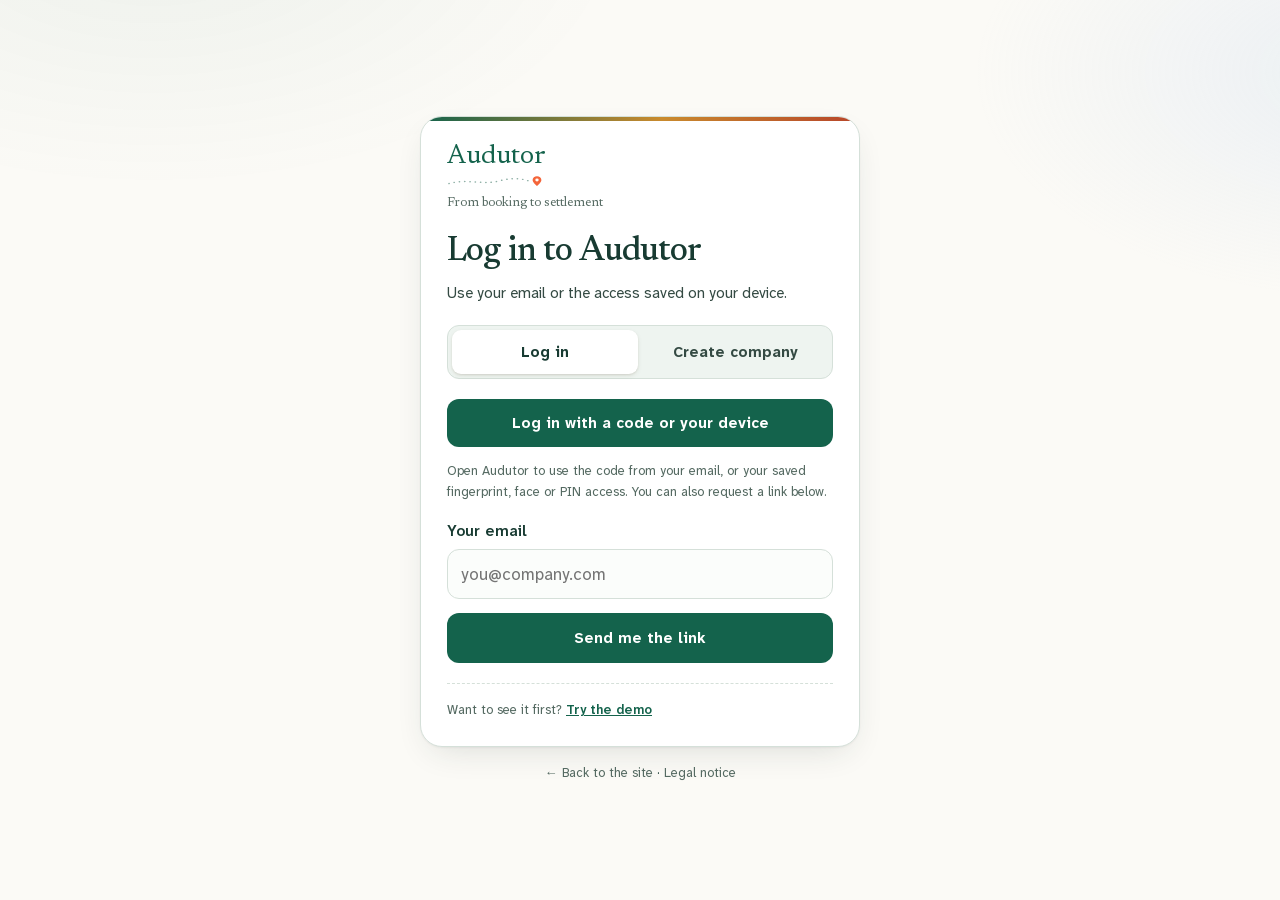
<file: en/entrar/index.html>
<!doctype html>
<html lang="en">
<head>
<meta charset="utf-8">
<link rel="icon" href="data:image/svg+xml,<svg xmlns='http://www.w3.org/2000/svg' viewBox='0 0 512 512'><rect width='512' height='512' rx='112' fill='%2314634c'/><path d='M92 322 C 168 268, 236 372, 306 300' fill='none' stroke='%23c98a2d' stroke-width='15' stroke-linecap='round' stroke-dasharray='1 34'/><g transform='translate(330 150)'><path d='M60 0C26.9 0 0 26.9 0 60c0 45 60 112 60 112s60-67 60-112C120 26.9 93.1 0 60 0z' fill='%23f4653a'/><circle cx='60' cy='58' r='23' fill='%23fffdf7'/></g><text x='92' y='252' font-family='Georgia,serif' font-size='118' font-weight='700' fill='%23fdf9ee'>Au</text></svg>">
<meta name="viewport" content="width=device-width,initial-scale=1">
<title>Log in · Audutor</title>
<meta name="robots" content="noindex">
<style>
  /* Las dos letras de Audutor, servidas desde aquí (24-sep-2026): con las del sistema la
     marca cambiaba de cara en Android y Windows. Solo el subconjunto latino (92 KB las dos),
     y sin CDN: la web promete «sin rastreadores». Licencia OFL en fuentes/OFL-*.txt. */
  @font-face{ font-family:"Atkinson Hyperlegible Next"; src:url(../../fuentes/atkinson-hyperlegible-next.woff2) format("woff2");
    font-weight:200 800; font-style:normal; font-display:swap; unicode-range:U+0000-00FF, U+0131, U+0152-0153, U+02BB-02BC, U+02C6, U+02DA, U+02DC, U+0304, U+0308, U+0329, U+2000-206F, U+20AC, U+2122, U+2191, U+2193, U+2212, U+2215, U+FEFF, U+FFFD; }
  @font-face{ font-family:"Newsreader"; src:url(../../fuentes/newsreader.woff2) format("woff2");
    font-weight:400 700; font-style:normal; font-display:swap; unicode-range:U+0000-00FF, U+0131, U+0152-0153, U+02BB-02BC, U+02C6, U+02DA, U+02DC, U+0304, U+0308, U+0329, U+2000-206F, U+20AC, U+2122, U+2191, U+2193, U+2212, U+2215, U+FEFF, U+FFFD; }
/* ── Por qué esta página existe ──────────────────────────────────────────────
   El «Entrar» del menú apuntaba a `#`: se veía y no llevaba a ninguna parte. Y no podía
   llevar a la app, porque la app es un proceso de Node que vive en otro sitio y todavía
   no está alojada.

   Así que el destino es esto: una página del propio sitio que SIEMPRE funciona y que se
   vuelve operativa sola en cuanto `APP_URL` tenga valor. Sin `APP_URL` no finge un
   formulario que no puede cumplir — lo dice y ofrece la demo. Con `APP_URL`, pide el
   enlace de verdad contra la app.

   Es la misma regla de `CONTACTO_EMAIL` en la portada: un solo sitio que tocar, y
   mientras esté vacío se dice en vez de simularlo. */
:root{
  color-scheme:light;
  --ink:#183b32; --ink2:#344a43; --muted:#556a62; --paper:#fff; --bg:#fbfaf6;
  --acc:#14634c; --acc-deep:#0e4a3a; --coral:#b7452a; --line:#d5e0d9; --gold:#c98a2d;
}
*{ box-sizing:border-box; }
html,body{ margin:0; }
body{
  min-height:100vh; background:var(--bg); color:var(--ink);
  font:17px/1.55 "Atkinson Hyperlegible Next",-apple-system,BlinkMacSystemFont,"Segoe UI",Roboto,Helvetica,Arial,sans-serif;
  display:flex; flex-direction:column; align-items:center; justify-content:center;
  padding:28px 18px; position:relative; overflow-x:hidden;
}
/* El mismo fondo con relieve que la portada, para que no se sienta otra web. */
body::before{
  content:""; position:fixed; inset:0; pointer-events:none; z-index:0;
  background:
    radial-gradient(760px 420px at 12% -8%, rgba(20,99,76,.06), transparent 62%),
    radial-gradient(680px 380px at 108% 8%, rgba(185,208,238,.24), transparent 60%);
}
.caja{
  position:relative; z-index:1; width:100%; max-width:440px; background:var(--paper);
  border:1px solid var(--line); border-radius:22px; padding:30px 26px 26px;
  /* La franja de color de arriba se sale con `margin` negativo para llegar de lado a
     lado, y con su propio `border-radius` NO seguía la curva de la tarjeta: un radio
     de 18 px sobre una franja de 3 px de alto dibuja otra curva distinta, y encima
     sobresalía 1 px por cada lado porque el margen no contaba el borde.
     Con `overflow:hidden` la curva la pone la TARJETA y la franja se recorta contra
     ella: deja de adivinarla y por eso encaja exacta. La curva sigue perteneciendo a
     la tarjeta al ampliar el radio con la nueva portada. */
  overflow:hidden;
  box-shadow:0 1px 2px rgba(34,48,43,.05), 0 12px 34px -12px rgba(34,48,43,.16);
}
.caja::before{
  content:""; display:block; height:4px; margin:-30px -26px 22px;
  background:linear-gradient(90deg,var(--acc),var(--gold) 55%,var(--coral));
}
.wm{ font:400 27px/1 Newsreader,"Iowan Old Style",Palatino,Georgia,serif; color:var(--acc); display:block; }
.wm svg{ display:block; width:96px; height:12px; margin:5px 0 0; }
.pie{ display:block; margin-top:9px; font-size:13px; color:var(--muted); }
h1{ font:500 34px/1.14 Newsreader,Georgia,serif; margin:24px 0 10px; letter-spacing:-.025em; }
.lead{ margin:0 0 20px; font-size:15px; color:var(--ink2); }
label{ display:block; font-size:15px; font-weight:600;
  color:var(--ink); margin:0 0 6px; }
input{
  width:100%; min-height:48px; padding:11px 13px; font:inherit; font-size:17px;
  color:var(--ink); background:#fbfdfb; border:1.5px solid var(--line); border-radius:12px;
}
select{
  width:100%; min-height:48px; padding:11px 13px; font:inherit; font-size:17px;
  color:var(--ink); background:#fbfdfb; border:1.5px solid var(--line); border-radius:12px;
}
select:focus{ outline:none; border-color:var(--acc); box-shadow:0 0 0 3.5px rgba(20,99,76,.15); }
input:focus{ outline:none; border-color:var(--acc);
  box-shadow:0 0 0 3.5px rgba(20,99,76,.15); }
button{
  width:100%; min-height:50px; margin-top:14px; border:0; border-radius:12px;
  background:var(--acc); color:#fff; font:inherit; font-weight:700; font-size:15px;
  cursor:pointer; transition:background .15s;
}
button:hover{ background:var(--acc-deep); }
button:disabled{ background:var(--line); color:var(--muted); cursor:default; }
/* ── El selector de entrar / crear cuenta ──────────────────────────────────────────
   Era un enlace subrayado en el pie: se leía como una nota al pie y no como la decisión
   que es. Ahora son dos pestañas de verdad arriba de la tarjeta —lo primero que se ve al
   llegar— con la elegida en relieve sobre un carril hundido.

   `width:auto` y el alto propio no sobran: la página tiene un `button{ width:100% }`
   global para los botones de enviar, y sin desactivarlo aquí cada pestaña se comía una
   línea entera. Es el mismo choque de siempre entre una regla de elemento y una clase
   nueva. */
.modos{
  display:flex; gap:4px; margin:0 0 20px; padding:4px;
  background:#eef4f0; border-radius:12px; border:1px solid var(--line);
}
.modo{
  flex:1; width:auto; min-height:44px; margin:0; padding:0 10px;
  border:0; border-radius:9px; background:transparent; cursor:pointer;
  font:inherit; font-size:15px; font-weight:700; color:var(--ink2);
  transition:background .16s ease, color .16s ease, box-shadow .16s ease;
}
/* La elegida se distingue por RELIEVE y no solo por color: sobre el carril hundido, la
   activa es la única que parece una tecla levantada. */
.modo[aria-selected="true"]{
  background:var(--paper); color:var(--ink);
  box-shadow:0 1px 2px rgba(74,61,32,.10), 0 2px 6px -2px rgba(74,61,32,.16);
}
.modo:focus-visible,button:focus-visible,a:focus-visible{ outline:3px solid var(--coral); outline-offset:3px; }
.acceso-app{ display:flex; align-items:center; justify-content:center; min-height:48px;
  padding:12px; border-radius:12px; background:var(--acc); color:#fff;
  text-align:center; text-decoration:none; font-size:15px; font-weight:700; }
.acceso-app:hover{ background:var(--acc-deep); }
.acceso-nota{ margin:14px 0 18px; font-size:13px; color:var(--muted); }
.alta-condiciones{ margin:0 0 20px; padding:14px; border:1px solid var(--line);
  border-radius:12px; background:#e9f5ef; font-size:13px; color:var(--ink2); }
.alta-condiciones b{ display:block; color:var(--ink); margin-bottom:4px; }
@media (prefers-reduced-motion:reduce){ .modo{ transition:none; } }
.campo-mas{ margin-top:14px; }
.aviso{ margin:16px 0 0; font-size:13px; line-height:1.45; }
.aviso.malo{ color:var(--coral); }
.aviso.bueno{ color:var(--acc); }
.cerrado{ margin:0; padding:14px 15px; border-radius:12px; background:#faf7ef;
  border:1px solid var(--line); border-left:3px solid var(--gold);
  font-size:13px; line-height:1.45; color:var(--ink2); }
.abajo{ margin:20px 0 0; padding-top:16px; border-top:1px dashed var(--line);
  font-size:13px; color:var(--muted); }
.abajo a{ color:var(--acc); font-weight:600; }
.volver{ position:relative; z-index:1; margin:16px 0 0; font-size:13px; }
.volver a{ color:var(--muted); text-decoration:none; }
.volver a:hover{ color:var(--acc); }
@media(max-width:400px){ .caja{ padding:26px 20px 22px; }
  .caja::before{ margin:-26px -20px 20px; } h1{ font-size:27px; } }
@media (prefers-reduced-motion:no-preference){
  .caja{ animation:sube .45s cubic-bezier(.16,.7,.22,1) both; }
  @keyframes sube{ from{ opacity:0; transform:translateY(10px); } }
}
</style>
</head>
<body>

<main class="caja">
  <span class="wm">Audutor<svg viewBox="0 0 96 14" preserveAspectRatio="none" aria-hidden="true">
    <path d="M2 10 C 20 4, 36 12, 52 7 S 78 5, 84 8" fill="none" stroke="#8fb0a6"
      stroke-width="1.7" stroke-dasharray="0.1 5.2" stroke-linecap="round"/>
    <path d="M90 1.4c-2.4 0-4.4 2-4.4 4.4 0 3.2 4.4 7 4.4 7s4.4-3.8 4.4-7c0-2.4-2-4.4-4.4-4.4z"
      fill="#f4653a"/><circle cx="90" cy="5.9" r="1.7" fill="#fffefa"/></svg>
    <span class="pie">From booking to settlement</span></span>

  <h1>Log in to Audutor</h1>
  <p class="lead">Use your email or the access saved on your device.</p>
  <p class="alta-condiciones" id="alta-condiciones" hidden><b>You start on Essential, with no card.</b>
    1 tour · 2 guides · 250 travellers a month. If you choose a paid plan, its first month is free.
    The manager panel and guide app are in Spanish.</p>

  <div class="modos" role="tablist" aria-label="Log in or create an account">
    <button type="button" class="modo" id="tab-entrar" role="tab" aria-selected="true"
            aria-controls="f" tabindex="0">Log in</button>
    <button type="button" class="modo" id="tab-alta" role="tab" aria-selected="false"
            aria-controls="fa" tabindex="-1">Create company</button>
  </div>
  <form id="f" role="tabpanel" aria-labelledby="tab-entrar" hidden>
    <a id="acceso-app" class="acceso-app" href="https://audutor.fly.dev/">Log in with a code or your device</a>
    <p class="acceso-nota">Open Audutor to use the code from your email, or your saved fingerprint, face or PIN access. You can also request a link below.</p>
    <label for="e">Your email</label>
    <input id="e" type="email" inputmode="email" autocomplete="email" required
           placeholder="you@company.com">
    <button type="submit" id="b">Send me the link</button>
    <p class="aviso" id="msg" role="status" aria-live="polite"></p>
  </form>


  <form id="fa" role="tabpanel" aria-labelledby="tab-alta" aria-describedby="alta-condiciones" hidden>
    <label for="ae">Your email</label>
    <input id="ae" type="email" inputmode="email" autocomplete="email" required
           placeholder="you@company.com">
    <label class="campo-mas" for="an">Your company name</label>
    <input id="an" type="text" autocomplete="organization" required maxlength="80"
           placeholder="Free Walking Tour Edinburgh">
    <label class="campo-mas" for="ap">Where you operate</label>
    <select id="ap" autocomplete="country">
      <option value="GB" selected>United Kingdom</option>
      <option value="IE">Ireland</option>
      <option value="DE">Germany</option>
      <option value="ES">Spain</option>
      <option value="PT">Portugal</option>
      <option value="IT">Italy</option>
      <option value="FR">France</option>
      <option value="NL">Netherlands</option>
      <option value="XX">Other</option>
    </select>
    <button type="submit" id="ab">Create my company</button>
    <p class="aviso" id="amsg" role="status" aria-live="polite"></p>
  </form>

  <p class="cerrado" id="cerrado" hidden>
    Access is not open yet — the app goes live these days. If you are already a customer
    and need to get in, write to us and we'll send the link by hand.
  </p>

  <p class="abajo">Want to see it first? <a href="../../demo-en/">Try the demo</a></p>
</main>

<p class="volver"><a href="../">← Back to the site</a> · <a href="../legal-notice/">Legal notice</a></p>

<script>
/* La MISMA constante que la portada. Un solo sitio que tocar por idioma. */
var APP_URL = 'https://audutor.fly.dev';

(function(){
  var f = document.getElementById('f');
  var cerrado = document.getElementById('cerrado');
  if (!APP_URL){ cerrado.hidden = false; return; }
  document.getElementById('acceso-app').href = APP_URL.replace(/\/+$/, '') + '/';
  f.hidden = false;

  var msg = document.getElementById('msg');
  var b = document.getElementById('b');
  f.addEventListener('submit', function(ev){
    ev.preventDefault();
    var correo = document.getElementById('e').value.trim();
    if (!correo) return;
    b.disabled = true; b.textContent = 'Sending…'; msg.className = 'aviso'; msg.textContent = '';
    fetch(APP_URL.replace(/\/+$/, '') + '/api/auth/enlace', {
      method: 'POST', headers: { 'Content-Type': 'application/json' },
      body: JSON.stringify({ email: correo }),
    }).then(function(r){
      if (!r.ok) throw new Error('HTTP ' + r.status);
      msg.className = 'aviso bueno';
      /* The SAME sentence whether that address exists or not: if it changed, this page
         would be a checker of who is an Audutor customer, and that is not our data. */
      msg.textContent = 'Done. Check your email: the link expires shortly and works once.';
      b.textContent = 'Link sent';
    }).catch(function(){
      b.disabled = false; b.textContent = 'Send me the link';
      msg.className = 'aviso malo';
      msg.textContent = "We couldn't request it right now. Try again in a minute, or write to us.";
    });
  });

  /* ── Create account ─────────────────────────────────────────────────────────
     This page only knew how to SEND THE LINK, and the link only arrives if the email
     already has an account. So anyone landing here without one asked for the link, got
     nothing —rightly so: saying «that email doesn't exist» would turn this page into a
     checker of who is an Audutor customer— and was left with no way in and no way to
     sign up. The signup route existed on the server from day one; this was what was
     missing. */
  var fa = document.getElementById('fa');
  var amsg = document.getElementById('amsg');
  var ab = document.getElementById('ab');
  var tabEntrar = document.getElementById('tab-entrar');
  var tabAlta = document.getElementById('tab-alta');
  var h1 = document.querySelector('h1');
  var lead = document.querySelector('.lead');

  function modo(alta, foco){
    f.hidden = alta; fa.hidden = !alta;
    tabEntrar.setAttribute('aria-selected', String(!alta));
    tabAlta.setAttribute('aria-selected', String(alta));
    tabEntrar.tabIndex = alta ? -1 : 0; tabAlta.tabIndex = alta ? 0 : -1;
    document.getElementById('alta-condiciones').hidden = !alta;
    h1.textContent = alta ? 'Create your company' : 'Log in to Audutor';
    lead.textContent = alta
      ? 'No card and no lock-in. We send your login link to your email.'
      : 'Use your email or the access saved on your device.';
    if (foco === 'campo') (alta ? document.getElementById('ae') : document.getElementById('e')).focus();
    if (foco === 'pestana') (alta ? tabAlta : tabEntrar).focus();
  }
  tabAlta.addEventListener('click', function(){ modo(true, 'pestana'); });
  tabEntrar.addEventListener('click', function(){ modo(false, 'pestana'); });
  // Con flechas el foco se queda en la pestaña; Tab entra después en el panel visible.
  // La URL de alta abre el correo directamente, sin pedir ni crear nada al cargar.
  [tabEntrar, tabAlta].forEach(function(tab, i){
    tab.addEventListener('keydown', function(e){
      var n = e.key === 'ArrowRight' || e.key === 'ArrowLeft' ? 1-i
        : e.key === 'Home' ? 0 : e.key === 'End' ? 1 : null;
      if (n === null) return;
      e.preventDefault(); modo(n === 1, 'pestana');
    });
  });
  if (new URLSearchParams(location.search).get('modo') === 'alta') modo(true, 'campo');

  fa.addEventListener('submit', function(ev){
    ev.preventDefault();
    var correo = document.getElementById('ae').value.trim();
    var empresa = document.getElementById('an').value.trim();
    if (!correo || !empresa) return;
    ab.disabled = true; ab.textContent = 'Creating…';
    amsg.className = 'aviso'; amsg.textContent = '';
    fetch(APP_URL.replace(/\/+$/, '') + '/api/alta/empresa', {
      method: 'POST', headers: { 'Content-Type': 'application/json' },
      /* El país es dato de la empresa (moneda, y mañana zona horaria y avisos):
         hasta ahora nadie lo preguntaba y toda alta quedaba como España. Optativo:
         el servidor sigue aceptando el cuerpo sin él. */
      body: JSON.stringify({ email: correo, nombreEmpresa: empresa,
                             pais: (document.getElementById('ap') || {}).value || undefined }),
    }).then(function(r){
      return r.json().catch(function(){ return {}; }).then(function(j){
        if (!r.ok) throw new Error(j.error || ('HTTP ' + r.status));
        return j;
      });
    }).then(function(){
      amsg.className = 'aviso bueno';
      /* "Done" rather than "Account created": the server now answers the SAME whether
         the email had an account or not — so it can't be used to probe who's a client —
         and in that case what lands in the inbox is the usual log-in link. This line is
         true either way. */
      amsg.textContent = 'Done. Check your email: we have sent you the link to get in.';
      ab.textContent = 'Done';
    }).catch(function(e){
      ab.disabled = false; ab.textContent = 'Create my company';
      amsg.className = 'aviso malo';
      amsg.textContent = 'Could not do it: ' + e.message;
    });
  });
})();
</script>
</body>
</html>
</file>
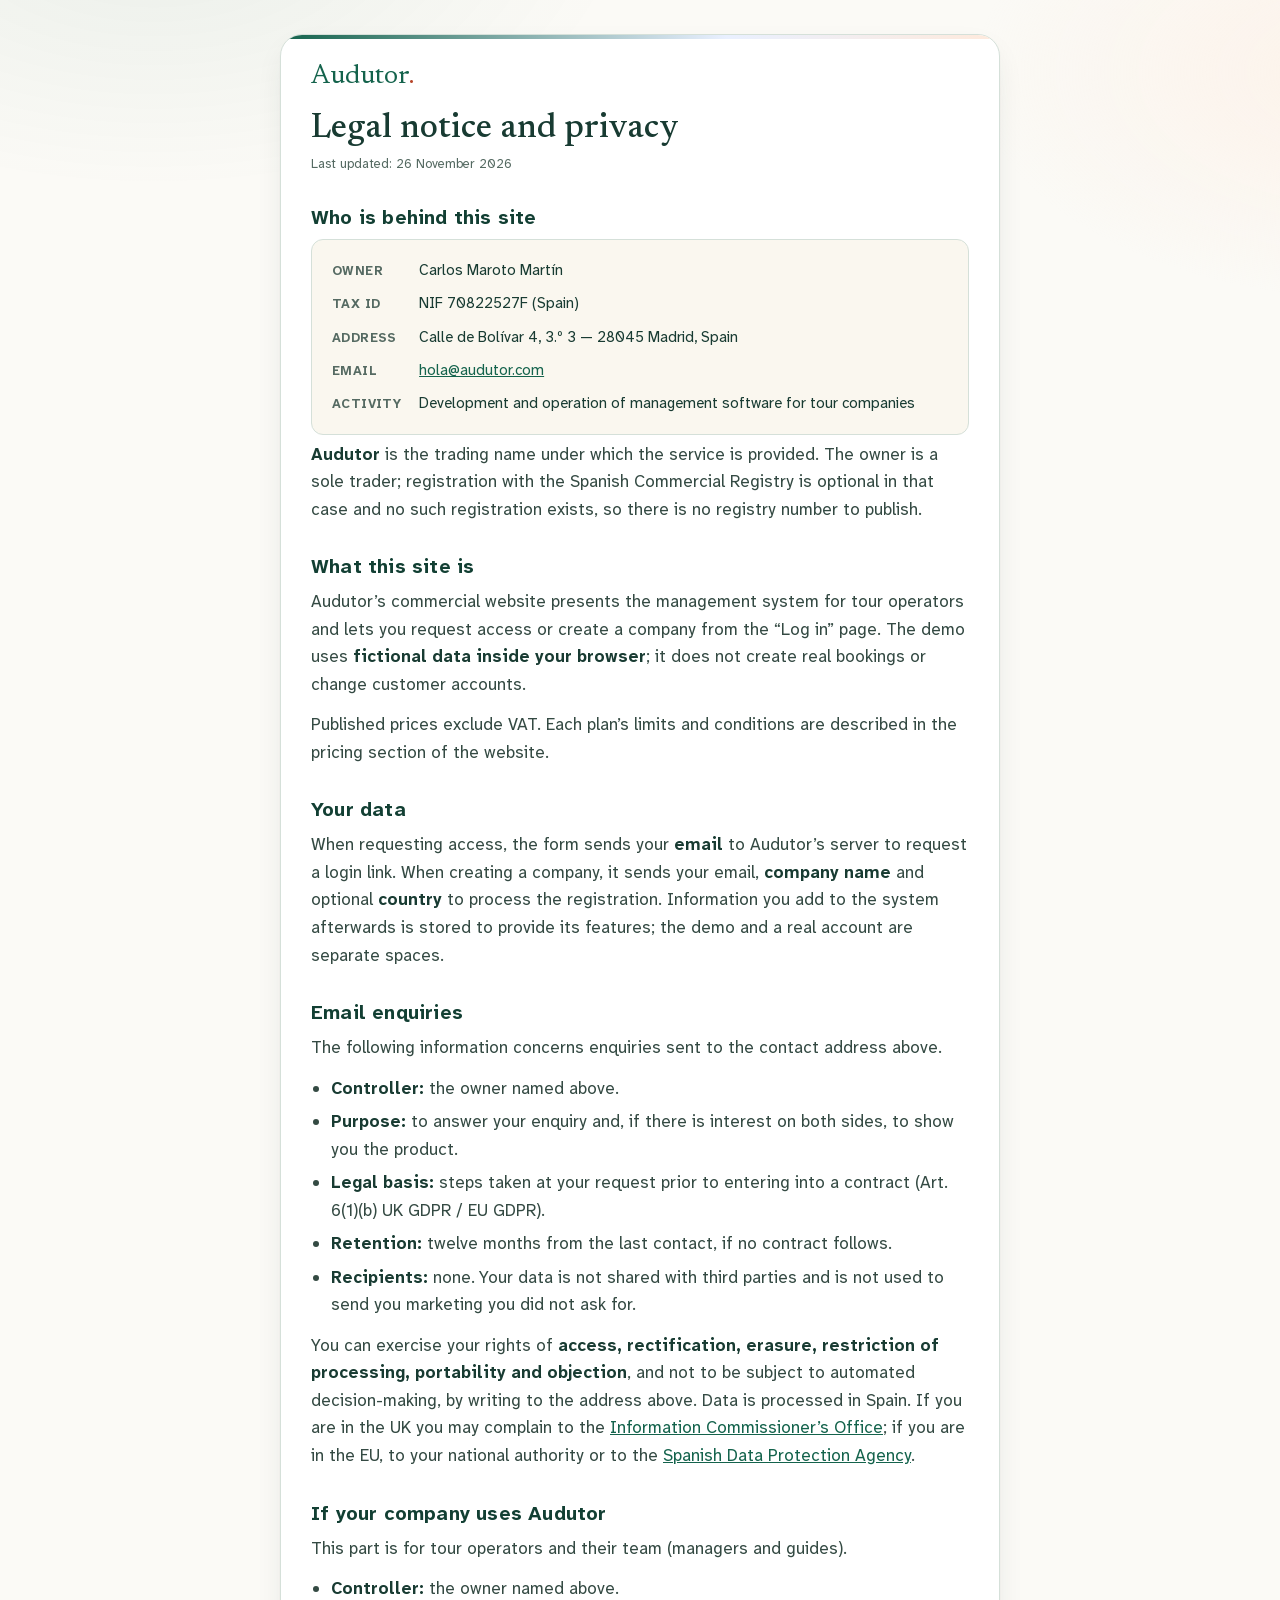
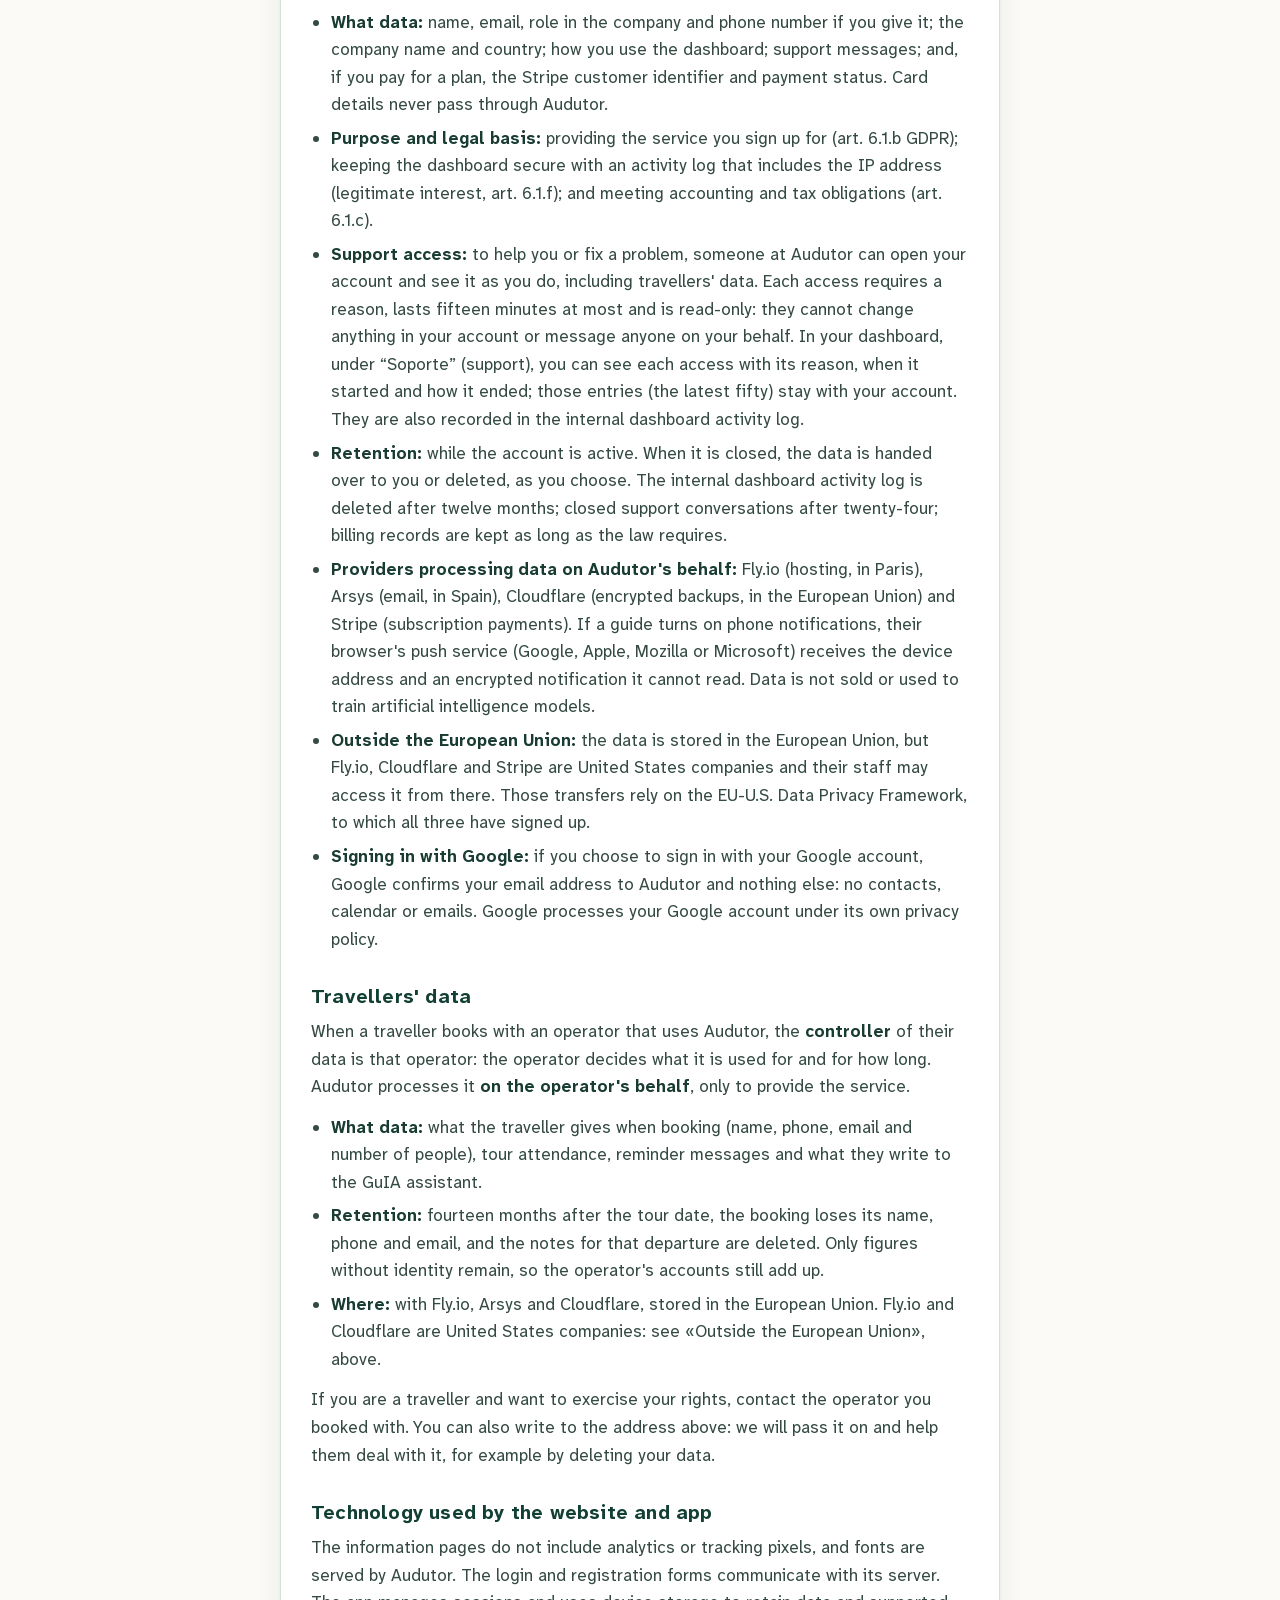
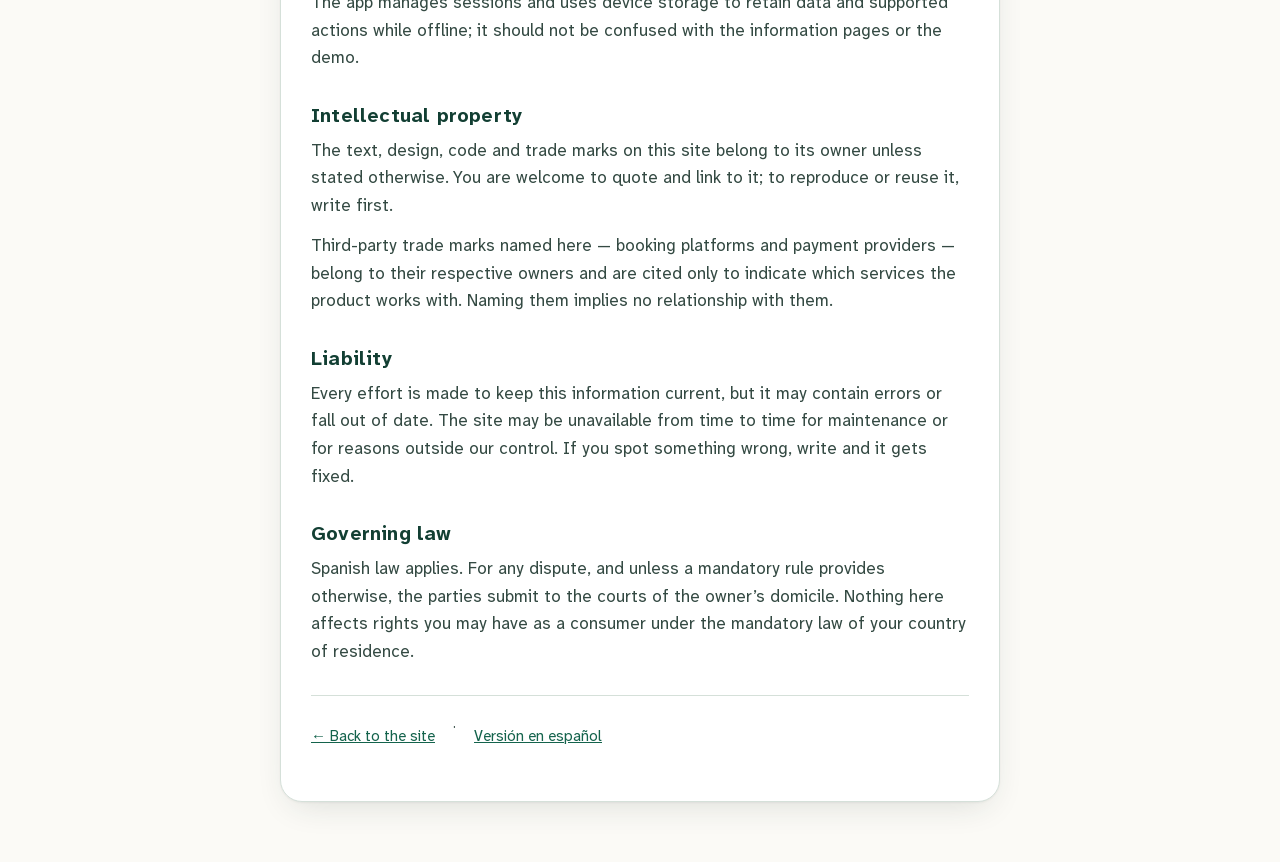
<file: en/legal-notice/index.html>
<!doctype html>
<html lang="en">
<head>
<meta charset="utf-8">
<!-- El icono de la pestaña: la ruta punteada que acaba en el punto de encuentro, el
     mismo gesto que el wordmark. Va en línea para que no haya un fichero más que
     copiar y para que funcione igual abriendo el HTML desde el disco. -->
<link rel="icon" href="data:image/svg+xml,<svg xmlns='http://www.w3.org/2000/svg' viewBox='0 0 512 512'><rect width='512' height='512' rx='112' fill='%2314634c'/><path d='M92 322 C 168 268, 236 372, 306 300' fill='none' stroke='%23c98a2d' stroke-width='15' stroke-linecap='round' stroke-dasharray='1 34'/><g transform='translate(330 150)'><path d='M60 0C26.9 0 0 26.9 0 60c0 45 60 112 60 112s60-67 60-112C120 26.9 93.1 0 60 0z' fill='%23f4653a'/><circle cx='60' cy='58' r='23' fill='%23fffdf7'/></g><text x='92' y='252' font-family='Georgia,serif' font-size='118' font-weight='700' fill='%23fdf9ee'>Au</text></svg>">
<meta name="viewport" content="width=device-width,initial-scale=1">
<title>Legal notice and privacy · Audutor</title>
<meta name="description" content="Who is behind Audutor, what data it handles and with which providers.">
<!-- Para buscadores y para compartir (5-nov-2026): sin esto Google no sabía cuál es la
     dirección buena ni que existe la otra lengua, y el enlace se compartía sin tarjeta. -->
<link rel="canonical" href="https://audutor.com/en/legal-notice/">
<link rel="alternate" hreflang="es" href="https://audutor.com/aviso-legal/">
<link rel="alternate" hreflang="en" href="https://audutor.com/en/legal-notice/">
<link rel="alternate" hreflang="x-default" href="https://audutor.com/aviso-legal/">
<meta property="og:type" content="website"><meta property="og:site_name" content="Audutor">
<meta property="og:locale" content="en_GB"><meta property="og:locale:alternate" content="es_ES">
<meta property="og:url" content="https://audutor.com/en/legal-notice/">
<meta property="og:title" content="Legal notice and privacy · Audutor"><meta property="og:description" content="Who is behind Audutor, what data it handles and with which providers.">
<meta property="og:image" content="https://audutor.com/identidad/audutor-og-en.png">
<meta property="og:image:width" content="1200"><meta property="og:image:height" content="630">
<meta name="twitter:card" content="summary_large_image"><meta name="twitter:image" content="https://audutor.com/identidad/audutor-og-en.png">
<style>
  /* Las dos letras de Audutor, servidas desde aquí (24-sep-2026): con las del sistema la
     marca cambiaba de cara en Android y Windows. Solo el subconjunto latino (92 KB las dos),
     y sin CDN: la web promete «sin rastreadores». Licencia OFL en fuentes/OFL-*.txt. */
  @font-face{ font-family:"Atkinson Hyperlegible Next"; src:url(../../fuentes/atkinson-hyperlegible-next.woff2) format("woff2");
    font-weight:200 800; font-style:normal; font-display:swap; unicode-range:U+0000-00FF, U+0131, U+0152-0153, U+02BB-02BC, U+02C6, U+02DA, U+02DC, U+0304, U+0308, U+0329, U+2000-206F, U+20AC, U+2122, U+2191, U+2193, U+2212, U+2215, U+FEFF, U+FFFD; }
  @font-face{ font-family:"Newsreader"; src:url(../../fuentes/newsreader.woff2) format("woff2");
    font-weight:400 700; font-style:normal; font-display:swap; unicode-range:U+0000-00FF, U+0131, U+0152-0153, U+02BB-02BC, U+02C6, U+02DA, U+02DC, U+0304, U+0308, U+0329, U+2000-206F, U+20AC, U+2122, U+2191, U+2193, U+2212, U+2215, U+FEFF, U+FFFD; }
/* ── Por qué esta página existe ──────────────────────────────────────────────────────
   El artículo 10.1 de la Ley 34/2002 (LSSI-CE) obliga a todo prestador de servicios de la
   sociedad de la información establecido en España a publicar, de forma permanente y
   accesible, sus datos identificativos. No es un adorno de confianza: omitir el NIF es
   infracción leve (hasta 30.000 €) y omitir de forma significativa nombre y domicilio es
   GRAVE (30.001–150.000 €).

   Y el artículo enumera nombre, domicilio y correo en una sola letra, de forma acumulativa:
   poner solo un correo de contacto NO cumple, que es lo que había hasta hoy.

   Dos decisiones que conviene dejar escritas para que nadie las «arregle» luego:

   · NO se publica dato de Registro Mercantil. Para el empresario individual la inscripción
     es POTESTATIVA (art. 19.1 del Código de Comercio). Si no está inscrito no hay dato que
     publicar, y copiarlo de una plantilla de sociedad sería una manifestación falsa.

   · La portada informativa no añade analítica ni fuentes remotas. El acceso, el alta y la
     app son circuitos distintos: los formularios sí envían datos y la app mantiene sesión.
     La descripción de la antigua web cerrada no se puede aplicar al servicio operativo.

   La información de consultas por correo no se extiende sin comprobarla a las cuentas,
   los datos operativos ni los servicios técnicos. Su revisión específica se registra en
   el informe, en lugar de inventar destinatarios o plazos en este documento. */
:root{
  --ink:#183b32; --ink2:#344a43; --muted:#556a62; --paper:#fff; --bg:#fbfaf6;
  --acc:#14634c; --acc-deep:#123f33; --coral:#b7452a; --line:#d5e0d9; --gold:#c98a2d;
}
*{ box-sizing:border-box; }
html,body{ margin:0; }
body{
  background:var(--bg); color:var(--ink);
  font:17px/1.62 "Atkinson Hyperlegible Next",-apple-system,BlinkMacSystemFont,"Segoe UI",Roboto,Helvetica,Arial,sans-serif;
  padding:34px 18px 60px; position:relative; overflow-x:hidden;
}
body::before{
  content:""; position:fixed; inset:0; pointer-events:none; z-index:0;
  background:
    radial-gradient(760px 420px at 12% -8%, rgba(20,99,76,.07), transparent 62%),
    radial-gradient(680px 380px at 108% 8%, rgba(255,234,220,.5), transparent 60%);
}
.doc{
  position:relative; z-index:1; width:100%; max-width:720px; margin:0 auto;
  background:var(--paper); border:1px solid var(--line); border-radius:22px;
  /* La curva la pone la tarjeta y no la franja de color: con su propio radio, una franja de
     3 px dibujaba otra curva distinta y sobresalía 1 px por lado. Ver entrar.html. */
  overflow:hidden;
  padding:34px 30px 30px;
  box-shadow:0 1px 2px rgba(34,48,43,.05), 0 12px 34px -12px rgba(34,48,43,.16);
}
.doc::before{
  content:""; display:block; height:4px; margin:-34px -30px 24px;
  background:linear-gradient(90deg,var(--acc),#e9f0ff 62%,#ffeadc);
}
.wm{ font:400 27px/1 Newsreader,"Iowan Old Style",Palatino,Georgia,serif; color:var(--acc); display:block; }
h1{ font:500 34px/1.15 Newsreader,Georgia,serif; margin:20px 0 4px; }
.sub{ margin:0 0 26px; font-size:13px; color:var(--muted); }
h2{ font:700 20px/1.3 "Atkinson Hyperlegible Next",system-ui,sans-serif; margin:30px 0 9px; color:var(--acc-deep);
  letter-spacing:.01em; }
p{ margin:0 0 13px; font-size:17px; color:var(--ink2); }
ul{ margin:0 0 13px; padding-left:20px; font-size:17px; color:var(--ink2); }
li{ margin-bottom:6px; }
a{ color:var(--acc); }
b,strong{ color:var(--ink); }
/* La ficha del art. 10: es el motivo de la página, así que se lee sin buscarla.
   Rejilla de dos columnas para que los valores compartan eje vertical; en móvil se apila,
   porque a 360 px una etiqueta y un domicilio no caben en la misma línea sin partirse mal. */
.ficha{
  display:grid; grid-template-columns:auto 1fr; gap:9px 18px;
  background:#faf7ef; border:1px solid var(--line); border-radius:12px;
  padding:18px 20px; margin:0 0 6px; font-size:15px;
}
.ficha dt{ font-weight:700; color:var(--muted); font-size:13px; text-transform:uppercase;
  letter-spacing:.03em; padding-top:2px; }
.ficha dd{ margin:0; color:var(--ink); overflow-wrap:anywhere; }
@media (max-width:520px){
  .ficha{ grid-template-columns:1fr; gap:2px 0; }
  .ficha dd{ margin-bottom:10px; }
  .doc{ padding:28px 20px 24px; }
  .doc::before{ margin:-28px -20px 20px; }
}
.volver{ margin-top:30px; padding-top:18px; border-top:1px solid var(--line); font-size:15px; display:flex; flex-wrap:wrap; gap:8px 18px; }

/* El marco comparte el papel, el contraste y el acento de la portada renovada. */
:root{color-scheme:light}
.wm{text-decoration:none}.wm span{color:var(--coral)}
a:focus-visible{outline:3px solid var(--acc);outline-offset:4px}
.salto-documento{position:absolute;top:-100px;left:16px;background:white;padding:12px;z-index:3}
.salto-documento:focus{top:12px}
.volver a{min-height:44px;display:inline-flex;align-items:center}
@media(max-width:560px){h1{font-size:27px}}
</style>
</head>
<body>
<a class="salto-documento" href="#contenido">Skip to content</a>
<main class="doc" id="contenido">
  <a class="wm" href="../">Audutor<span aria-hidden="true">.</span></a>
  <h1>Legal notice and privacy</h1>
  <p class="sub">Last updated: 26 November 2026</p>

  <h2>Who is behind this site</h2>
  <dl class="ficha">
    <dt>Owner</dt><dd>Carlos Maroto Mart&iacute;n</dd>
    <dt>Tax ID</dt><dd>NIF 70822527F (Spain)</dd>
    <dt>Address</dt><dd>Calle de Bol&iacute;var 4, 3.&ordm; 3 &mdash; 28045 Madrid, Spain</dd>
    <dt>Email</dt><dd><a href="mailto:hola@audutor.com">hola@audutor.com</a></dd>
    <dt>Activity</dt><dd>Development and operation of management software for tour companies</dd>
  </dl>
  <p><b>Audutor</b> is the trading name under which the service is provided. The owner is a
  sole trader; registration with the Spanish Commercial Registry is optional in that case and
  no such registration exists, so there is no registry number to publish.</p>

  <h2>What this site is</h2>
  <p>Audutor’s commercial website presents the management system for tour operators and
  lets you request access or create a company from the “Log in” page. The demo uses
  <b>fictional data inside your browser</b>; it does not create real bookings or change
  customer accounts.</p>
  <p>Published prices exclude VAT. Each plan’s limits and conditions are described in the
  pricing section of the website.</p>

  <h2>Your data</h2>
  <p>When requesting access, the form sends your <b>email</b> to Audutor’s server to request
  a login link. When creating a company, it sends your email, <b>company name</b> and
  optional <b>country</b> to process the registration. Information you add to the system
  afterwards is stored to provide its features; the demo and a real account are separate
  spaces.</p>
  <h2>Email enquiries</h2>
  <p>The following information concerns enquiries sent to the contact address above.</p>
  <ul>
    <li><b>Controller:</b> the owner named above.</li>
    <li><b>Purpose:</b> to answer your enquiry and, if there is interest on both sides, to
      show you the product.</li>
    <li><b>Legal basis:</b> steps taken at your request prior to entering into a contract
      (Art. 6(1)(b) UK&nbsp;GDPR / EU&nbsp;GDPR).</li>
    <li><b>Retention:</b> twelve months from the last contact, if no contract follows.</li>
    <li><b>Recipients:</b> none. Your data is not shared with third parties and is not used
      to send you marketing you did not ask for.</li>
  </ul>
  <p>You can exercise your rights of <b>access, rectification, erasure, restriction of
  processing, portability and objection</b>, and not to be subject to automated
  decision-making, by writing to the address above. Data is processed in Spain. If you are in
  the UK you may complain to the <a href="https://ico.org.uk/" rel="noopener">Information
  Commissioner&rsquo;s Office</a>; if you are in the EU, to your national authority or to the
  <a href="https://www.aepd.es/" rel="noopener">Spanish Data Protection Agency</a>.</p>

  <h2>If your company uses Audutor</h2>
  <p>This part is for tour operators and their team (managers and guides).</p>
  <ul>
    <li><b>Controller:</b> the owner named above.</li>
    <li><b>What data:</b> name, email, role in the company and phone number if you give it;
      the company name and country; how you use the dashboard; support messages; and, if you
      pay for a plan, the Stripe customer identifier and payment status. Card details never
      pass through Audutor.</li>
    <li><b>Purpose and legal basis:</b> providing the service you sign up for (art. 6.1.b
      GDPR); keeping the dashboard secure with an activity log that includes the IP address
      (legitimate interest, art. 6.1.f); and meeting accounting and tax obligations (art.
      6.1.c).</li>
    <li><b>Support access:</b> to help you or fix a problem, someone at Audutor can open your
      account and see it as you do, including travellers' data. Each access requires a reason,
      lasts fifteen minutes at most and is read-only: they cannot change anything in your
      account or message anyone on your behalf. In your dashboard, under “Soporte” (support),
      you can see each access with its reason, when it started and how it ended; those entries
      (the latest fifty) stay with your account. They are also recorded in the internal
      dashboard activity log.</li>
    <li><b>Retention:</b> while the account is active. When it is closed, the data is handed
      over to you or deleted, as you choose. The internal dashboard activity log is deleted
      after twelve months; closed support conversations after twenty-four; billing records
      are kept as long as the law requires.</li>
    <li><b>Providers processing data on Audutor's behalf:</b> Fly.io (hosting, in Paris),
      Arsys (email, in Spain), Cloudflare (encrypted backups, in the European Union) and
      Stripe (subscription payments). If a guide turns on phone notifications, their browser's
      push service (Google, Apple, Mozilla or Microsoft) receives the device address and an
      encrypted notification it cannot read. Data is not sold or used to train artificial
      intelligence models.</li>
    <li><b>Outside the European Union:</b> the data is stored in the European Union, but
      Fly.io, Cloudflare and Stripe are United States companies and their staff may access it
      from there. Those transfers rely on the EU-U.S. Data Privacy Framework, to which all
      three have signed up.</li>
    <li><b>Signing in with Google:</b> if you choose to sign in with your Google account,
      Google confirms your email address to Audutor and nothing else: no contacts, calendar or
      emails. Google processes your Google account under its own privacy policy.</li>
  </ul>

  <h2>Travellers' data</h2>
  <p>When a traveller books with an operator that uses Audutor, the <b>controller</b> of their
  data is that operator: the operator decides what it is used for and for how long. Audutor
  processes it <b>on the operator's behalf</b>, only to provide the service.</p>
  <ul>
    <li><b>What data:</b> what the traveller gives when booking (name, phone, email and number
      of people), tour attendance, reminder messages and what they write to the GuIA
      assistant.</li>
    <li><b>Retention:</b> fourteen months after the tour date, the booking loses its name,
      phone and email, and the notes for that departure are deleted. Only figures without
      identity remain, so the operator's accounts still add up.</li>
    <li><b>Where:</b> with Fly.io, Arsys and Cloudflare, stored in the European Union. Fly.io
      and Cloudflare are United States companies: see «Outside the European Union», above.</li>
  </ul>
  <p>If you are a traveller and want to exercise your rights, contact the operator you booked
  with. You can also write to the address above: we will pass it on and help them deal with
  it, for example by deleting your data.</p>

  <h2>Technology used by the website and app</h2>
  <p>The information pages do not include analytics or tracking pixels, and fonts are served
  by Audutor. The login and registration forms communicate with its server. The app manages
  sessions and uses device storage to retain data and supported actions while offline;
  it should not be confused with the information pages or the demo.</p>

  <h2>Intellectual property</h2>
  <p>The text, design, code and trade marks on this site belong to its owner unless stated
  otherwise. You are welcome to quote and link to it; to reproduce or reuse it, write first.</p>
  <p>Third-party trade marks named here &mdash; booking platforms and payment providers &mdash;
  belong to their respective owners and are cited only to indicate which services the product
  works with. Naming them implies no relationship with them.</p>

  <h2>Liability</h2>
  <p>Every effort is made to keep this information current, but it may contain errors or fall
  out of date. The site may be unavailable from time to time for maintenance or for reasons
  outside our control. If you spot something wrong, write and it gets fixed.</p>

  <h2>Governing law</h2>
  <p>Spanish law applies. For any dispute, and unless a mandatory rule provides otherwise,
  the parties submit to the courts of the owner&rsquo;s domicile. Nothing here affects rights
  you may have as a consumer under the mandatory law of your country of residence.</p>

  <p class="volver"><a href="../">&larr; Back to the site</a> &middot; <a href="../../aviso-legal/">Versi&oacute;n en espa&ntilde;ol</a></p>
</main>
</body>
</html>
</file>
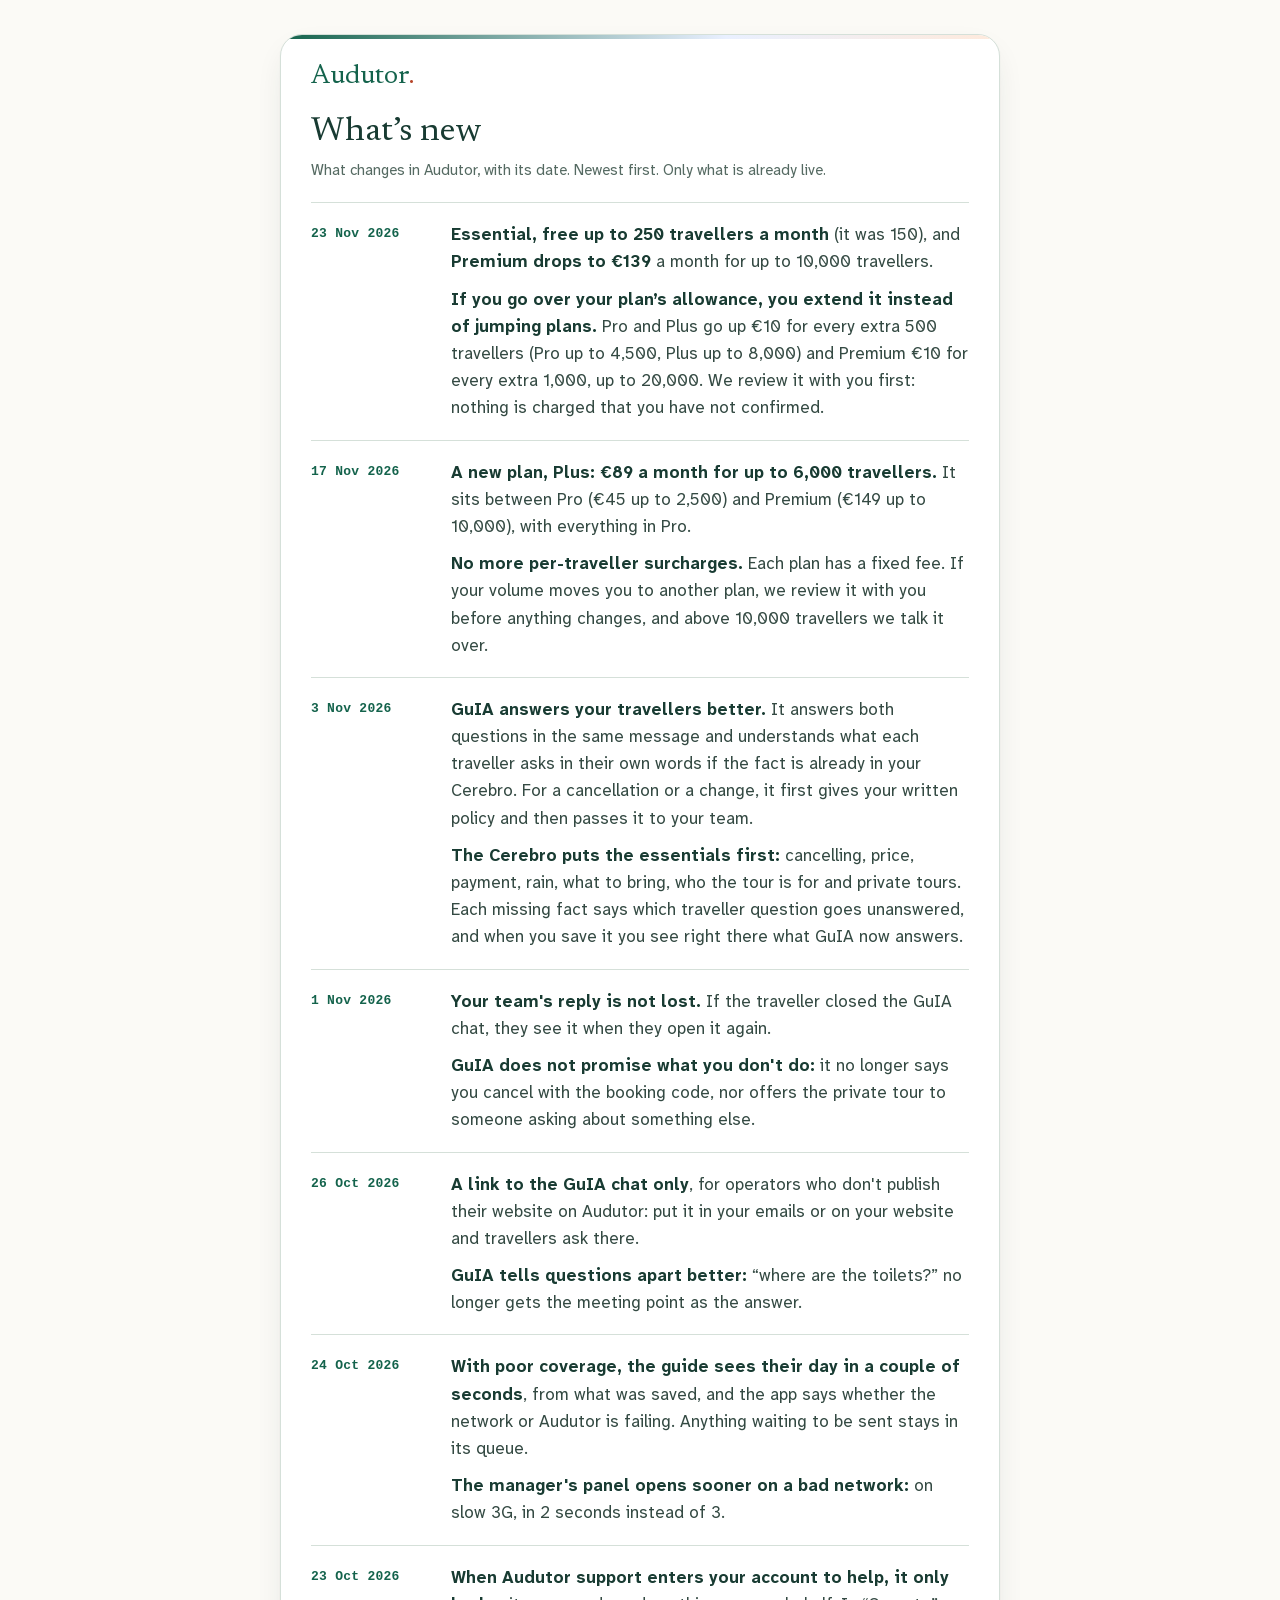
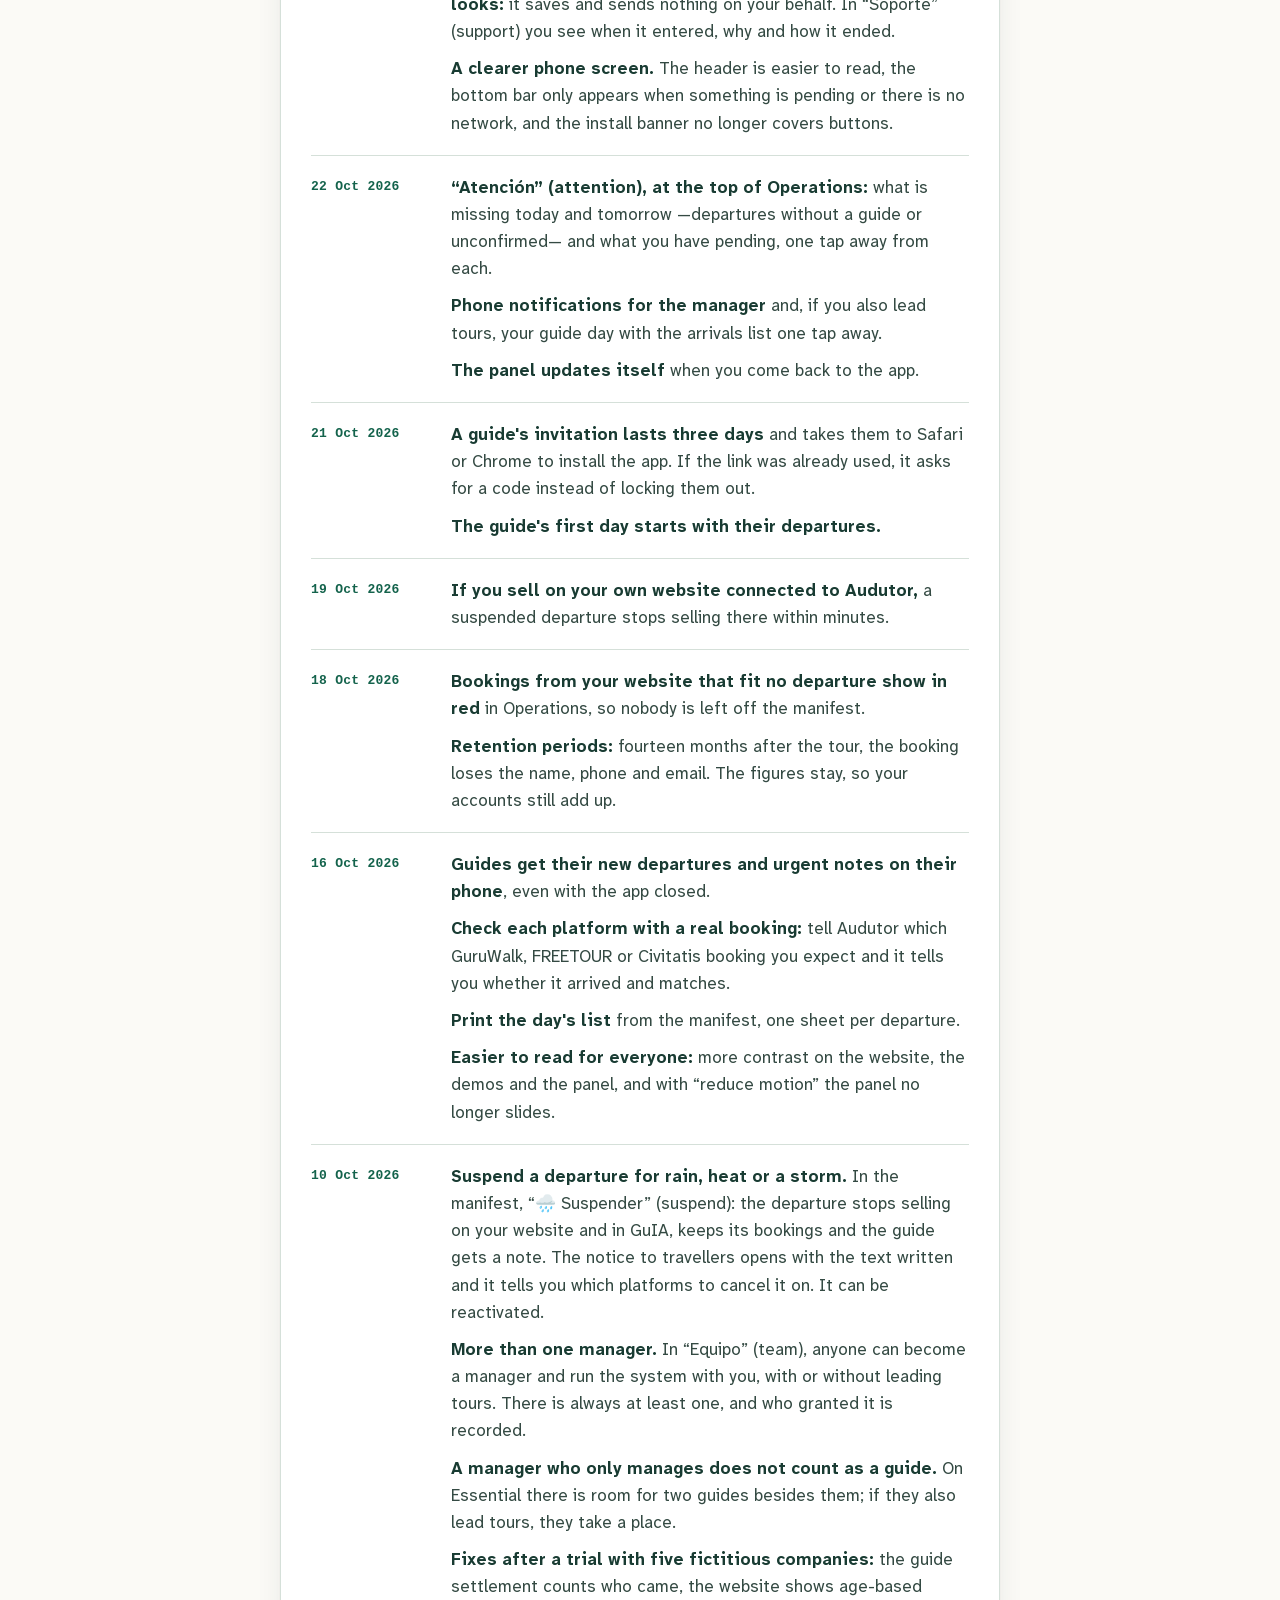
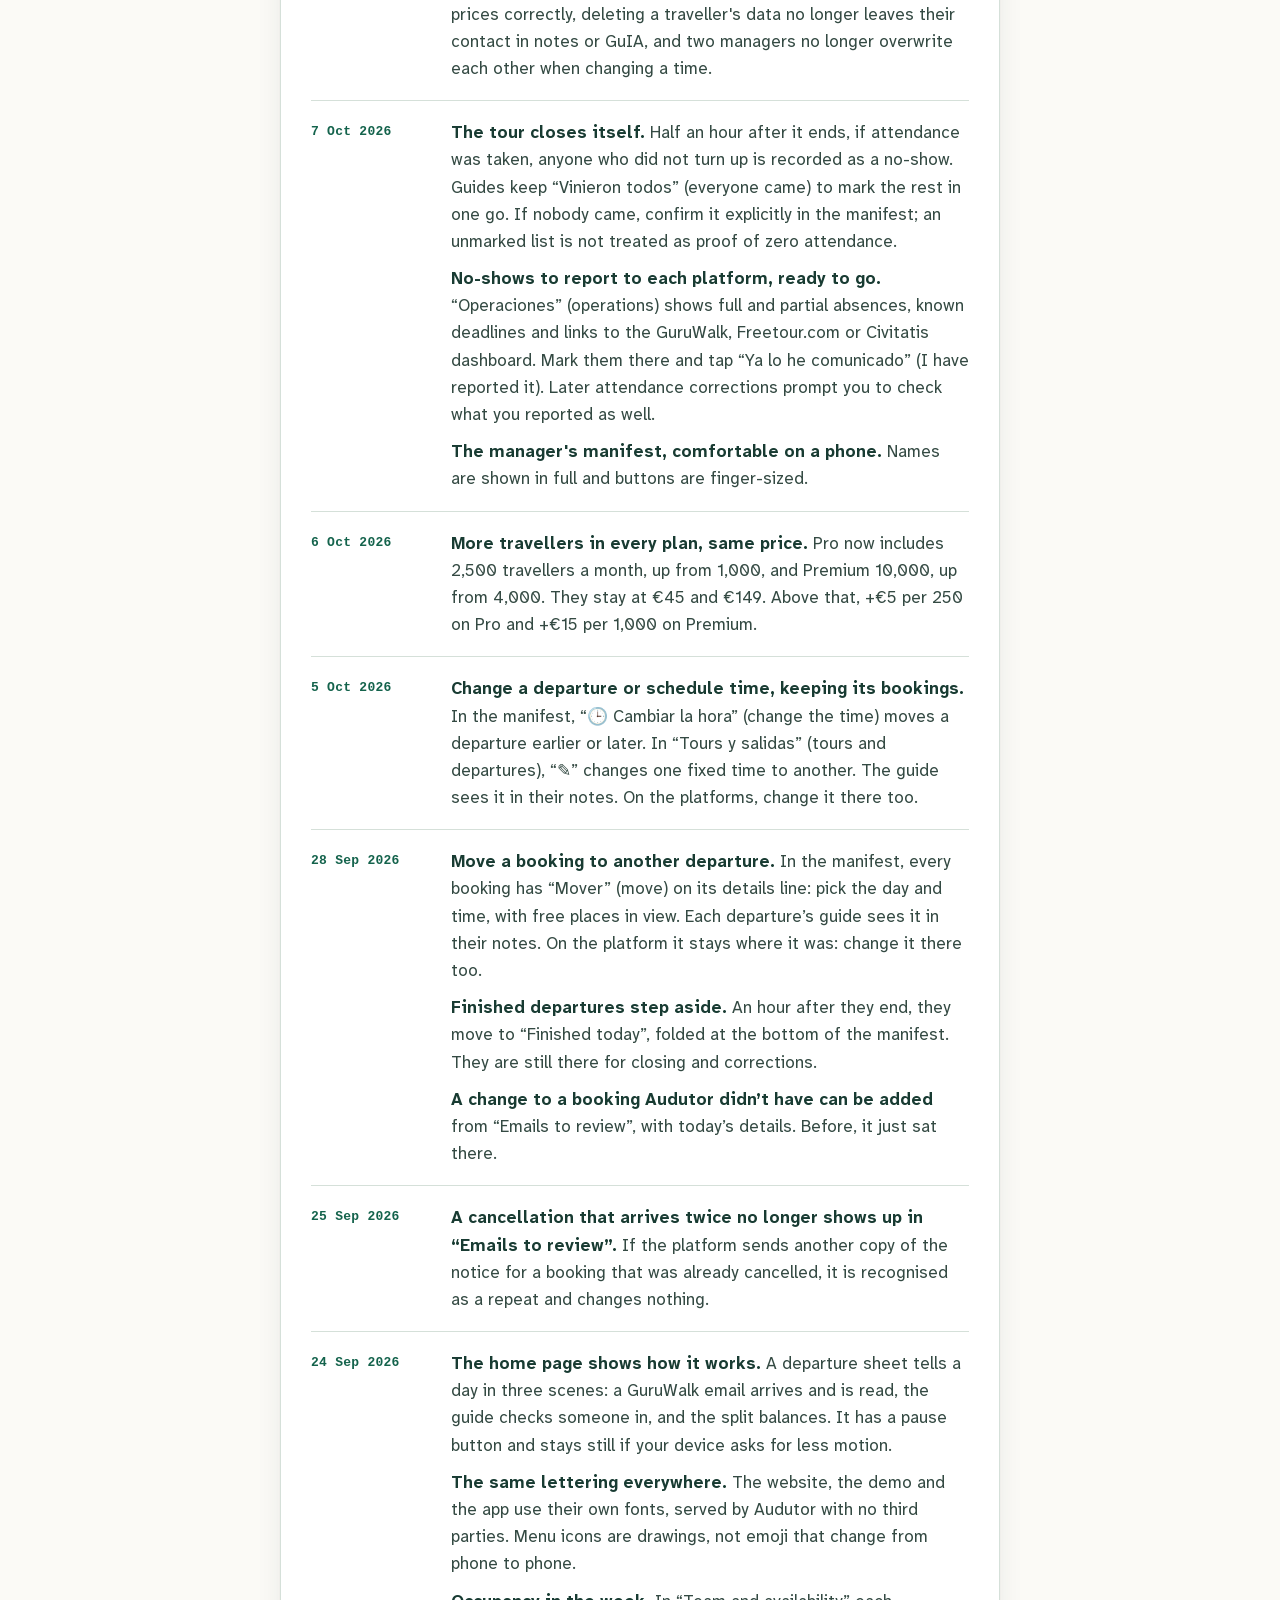
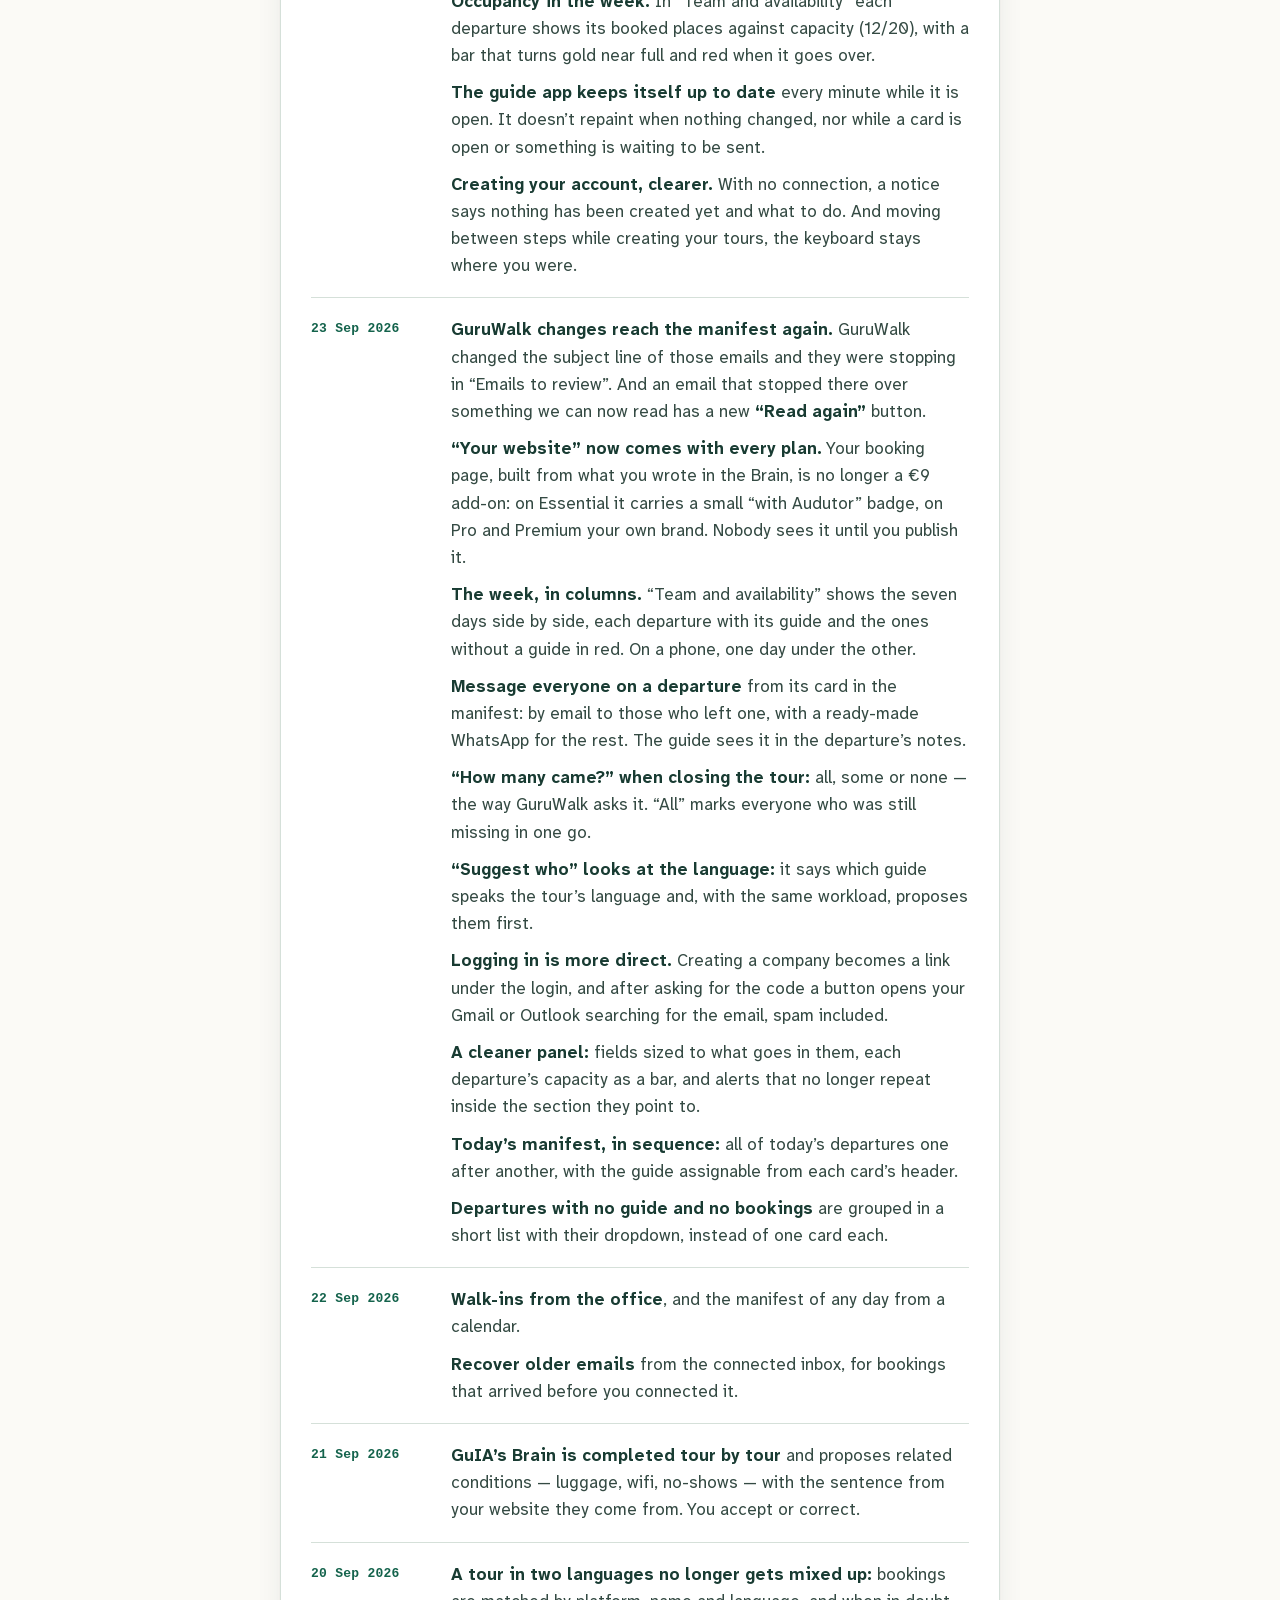
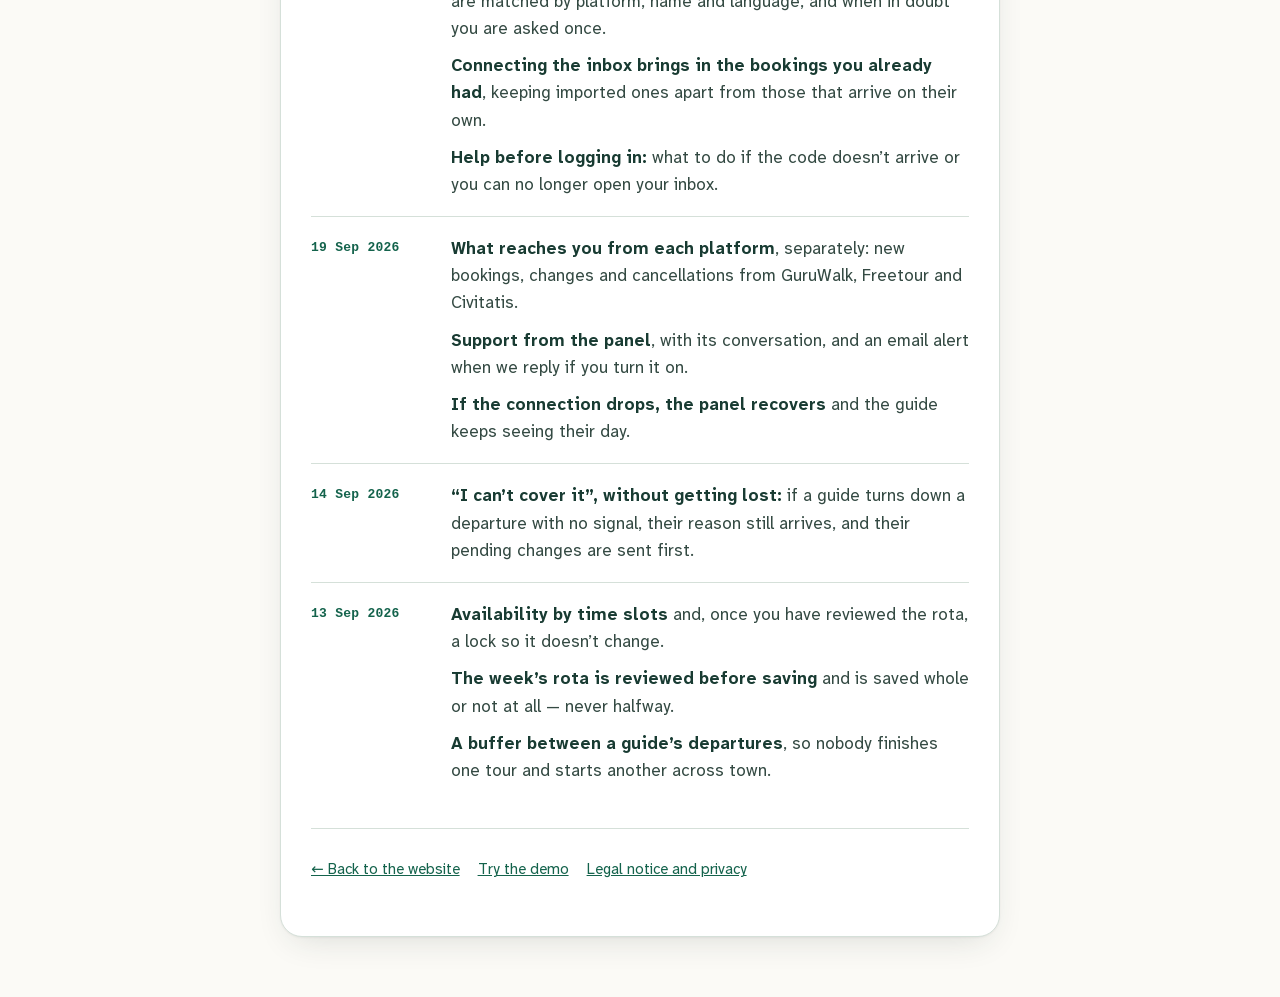
<file: en/news/index.html>
<!doctype html>
<html lang="en">
<head>
<meta charset="utf-8">
<link rel="icon" href="data:image/svg+xml,<svg xmlns='http://www.w3.org/2000/svg' viewBox='0 0 512 512'><rect width='512' height='512' rx='112' fill='%2314634c'/><path d='M92 322 C 168 268, 236 372, 306 300' fill='none' stroke='%23c98a2d' stroke-width='15' stroke-linecap='round' stroke-dasharray='1 34'/><g transform='translate(330 150)'><path d='M60 0C26.9 0 0 26.9 0 60c0 45 60 112 60 112s60-67 60-112C120 26.9 93.1 0 60 0z' fill='%23f4653a'/><circle cx='60' cy='58' r='23' fill='%23fffdf7'/></g><text x='92' y='252' font-family='Georgia,serif' font-size='118' font-weight='700' fill='%23fdf9ee'>Au</text></svg>">
<meta name="viewport" content="width=device-width,initial-scale=1">
<title>What’s new · Audutor</title>
<meta name="description" content="What changes in Audutor, with its date.">
<!-- Para buscadores y para compartir (5-nov-2026): sin esto Google no sabía cuál es la
     dirección buena ni que existe la otra lengua, y el enlace se compartía sin tarjeta. -->
<link rel="canonical" href="https://audutor.com/en/news/">
<link rel="alternate" hreflang="es" href="https://audutor.com/novedades/">
<link rel="alternate" hreflang="en" href="https://audutor.com/en/news/">
<link rel="alternate" hreflang="x-default" href="https://audutor.com/novedades/">
<meta property="og:type" content="website"><meta property="og:site_name" content="Audutor">
<meta property="og:locale" content="en_GB"><meta property="og:locale:alternate" content="es_ES">
<meta property="og:url" content="https://audutor.com/en/news/">
<meta property="og:title" content="What’s new · Audutor"><meta property="og:description" content="What changes in Audutor, with its date.">
<meta property="og:image" content="https://audutor.com/identidad/audutor-og-en.png">
<meta property="og:image:width" content="1200"><meta property="og:image:height" content="630">
<meta name="twitter:card" content="summary_large_image"><meta name="twitter:image" content="https://audutor.com/identidad/audutor-og-en.png">
<style>
  /* Las dos letras de Audutor, servidas desde aquí (24-sep-2026): con las del sistema la
     marca cambiaba de cara en Android y Windows. Solo el subconjunto latino (92 KB las dos),
     y sin CDN: la web promete «sin rastreadores». Licencia OFL en fuentes/OFL-*.txt. */
  @font-face{ font-family:"Atkinson Hyperlegible Next"; src:url(../../fuentes/atkinson-hyperlegible-next.woff2) format("woff2");
    font-weight:200 800; font-style:normal; font-display:swap; unicode-range:U+0000-00FF, U+0131, U+0152-0153, U+02BB-02BC, U+02C6, U+02DA, U+02DC, U+0304, U+0308, U+0329, U+2000-206F, U+20AC, U+2122, U+2191, U+2193, U+2212, U+2215, U+FEFF, U+FFFD; }
  @font-face{ font-family:"Newsreader"; src:url(../../fuentes/newsreader.woff2) format("woff2");
    font-weight:400 700; font-style:normal; font-display:swap; unicode-range:U+0000-00FF, U+0131, U+0152-0153, U+02BB-02BC, U+02C6, U+02DA, U+02DC, U+0304, U+0308, U+0329, U+2000-206F, U+20AC, U+2122, U+2191, U+2193, U+2212, U+2215, U+FEFF, U+FFFD; }
/* ── Por qué esta página existe ──────────────────────────────────────────────────────
   TourDash y Ventrata publican sus cambios con fecha, y en el estudio de 20 sistemas del
   23-sep-2026 fue lo único de organización que Audutor no tenía a la vista: el producto
   cambia casi cada día y desde fuera no se veía. Una lista fechada responde a la pregunta
   que se hace quien lo evalúa —«¿esto está vivo?»— sin que tengamos que decirlo.

   Reglas de la página:
   · Solo lo PUBLICADO. Lo que está en obras no entra aunque esté hecho en local.
   · En palabras de quien lo usa, no de quien lo construyó: qué puede hacer ahora, no qué
     módulo se tocó.
   · Sin cifras de rendimiento ni promesas: lo que cambió, y ya. */
:root{
  --ink:#183b32; --ink2:#344a43; --muted:#556a62; --bg:#fbfaf6; --paper:#fff;
  --acc:#14634c; --acc2:#14634c; --gold:#c98a2d; --coral:#b7452a; --line:#d5e0d9;
  --sans:"Atkinson Hyperlegible Next",Seravek,"Avenir Next",Avenir,system-ui,-apple-system,"Segoe UI",sans-serif;
  --serif:Newsreader,"Iowan Old Style",Palatino,"Palatino Linotype",Georgia,serif;
  --mono:"SF Mono",ui-monospace,Menlo,Consolas,monospace;
}
*{ box-sizing:border-box; }
html,body{ margin:0; }
body{ background:var(--bg); color:var(--ink); font:17px/1.6 var(--sans); padding:34px 16px 60px; overflow-x:hidden; }
.doc{ width:100%; max-width:720px; margin:0 auto; background:var(--paper); border:1px solid var(--line);
  border-radius:22px; overflow:hidden; padding:34px 30px 30px;
  box-shadow:0 1px 2px rgba(34,48,43,.05), 0 12px 34px -12px rgba(34,48,43,.16); }
.doc::before{ content:""; display:block; height:4px; margin:-34px -30px 24px;
  background:linear-gradient(90deg,var(--acc),#e9f0ff 62%,#ffeadc); }
.wm{ font:400 27px/1 var(--serif); color:var(--acc2); text-decoration:none; }
h1{ font:400 34px/1.15 var(--serif); margin:22px 0 6px; text-wrap:balance; }
.sub{ margin:0 0 20px; font-size:15px; color:var(--muted); }
.nov{ display:grid; grid-template-columns:120px 1fr; gap:4px 20px; padding:18px 0; border-top:1px solid var(--line); }
.nov time{ font:600 13px/1.5 var(--mono); color:var(--acc2); padding-top:3px; letter-spacing:.02em; }
.nov ul{ margin:0; padding:0; list-style:none; display:flex; flex-direction:column; gap:10px; }
.nov li{ font-size:17px; color:var(--ink2); }
.nov b{ color:var(--ink); }
a{ color:var(--acc2); }
.volver{ margin-top:26px; padding-top:18px; border-top:1px solid var(--line); font-size:15px; display:flex; flex-wrap:wrap; gap:8px 18px; }
@media (max-width:560px){
  .doc{ padding:28px 20px 24px; }
  .doc::before{ margin:-28px -20px 20px; }
  .nov{ grid-template-columns:1fr; }
  h1{ font-size:27px; }
}

/* El marco comparte el papel, el contraste y el acento de la portada renovada. */
:root{color-scheme:light}
.wm{text-decoration:none}.wm span{color:var(--coral)}
a:focus-visible{outline:3px solid var(--acc);outline-offset:4px}
.salto-documento{position:absolute;top:-100px;left:16px;background:white;padding:12px;z-index:3}
.salto-documento:focus{top:12px}
.volver a{min-height:44px;display:inline-flex;align-items:center}
</style>
</head>
<body>
<a class="salto-documento" href="#contenido">Skip to content</a>
<main class="doc" id="contenido">
  <a class="wm" href="../">Audutor<span aria-hidden="true">.</span></a>
  <h1>What’s new</h1>
  <p class="sub">What changes in Audutor, with its date. Newest first. Only what is already live.</p>

  <section class="nov"><time datetime="2026-11-23">23 Nov 2026</time><ul>
    <li><b>Essential, free up to 250 travellers a month</b> (it was 150), and <b>Premium drops to €139</b> a month for up to 10,000 travellers.</li>
    <li><b>If you go over your plan’s allowance, you extend it instead of jumping plans.</b> Pro and Plus go up €10 for every extra 500 travellers (Pro up to 4,500, Plus up to 8,000) and Premium €10 for every extra 1,000, up to 20,000. We review it with you first: nothing is charged that you have not confirmed.</li>
  </ul></section>

  <section class="nov"><time datetime="2026-11-17">17 Nov 2026</time><ul>
    <li><b>A new plan, Plus: €89 a month for up to 6,000 travellers.</b> It sits between Pro (€45 up to 2,500) and Premium (€149 up to 10,000), with everything in Pro.</li>
    <li><b>No more per-traveller surcharges.</b> Each plan has a fixed fee. If your volume moves you to another plan, we review it with you before anything changes, and above 10,000 travellers we talk it over.</li>
  </ul></section>

  <section class="nov"><time datetime="2026-11-03">3 Nov 2026</time><ul>
    <li><b>GuIA answers your travellers better.</b> It answers both questions in the same message and understands what each traveller asks in their own words if the fact is already in your Cerebro. For a cancellation or a change, it first gives your written policy and then passes it to your team.</li>
    <li><b>The Cerebro puts the essentials first:</b> cancelling, price, payment, rain, what to bring, who the tour is for and private tours. Each missing fact says which traveller question goes unanswered, and when you save it you see right there what GuIA now answers.</li>
  </ul></section>

  <section class="nov"><time datetime="2026-11-01">1 Nov 2026</time><ul>
    <li><b>Your team's reply is not lost.</b> If the traveller closed the GuIA chat, they see it when they open it again.</li>
    <li><b>GuIA does not promise what you don't do:</b> it no longer says you cancel with the booking code, nor offers the private tour to someone asking about something else.</li>
  </ul></section>

  <section class="nov"><time datetime="2026-10-26">26 Oct 2026</time><ul>
    <li><b>A link to the GuIA chat only</b>, for operators who don't publish their website on Audutor: put it in your emails or on your website and travellers ask there.</li>
    <li><b>GuIA tells questions apart better:</b> “where are the toilets?” no longer gets the meeting point as the answer.</li>
  </ul></section>

  <section class="nov"><time datetime="2026-10-24">24 Oct 2026</time><ul>
    <li><b>With poor coverage, the guide sees their day in a couple of seconds</b>, from what was saved, and the app says whether the network or Audutor is failing. Anything waiting to be sent stays in its queue.</li>
    <li><b>The manager's panel opens sooner on a bad network:</b> on slow 3G, in 2 seconds instead of 3.</li>
  </ul></section>

  <section class="nov"><time datetime="2026-10-23">23 Oct 2026</time><ul>
    <li><b>When Audutor support enters your account to help, it only looks:</b> it saves and sends nothing on your behalf. In “Soporte” (support) you see when it entered, why and how it ended.</li>
    <li><b>A clearer phone screen.</b> The header is easier to read, the bottom bar only appears when something is pending or there is no network, and the install banner no longer covers buttons.</li>
  </ul></section>

  <section class="nov"><time datetime="2026-10-22">22 Oct 2026</time><ul>
    <li><b>“Atención” (attention), at the top of Operations:</b> what is missing today and tomorrow —departures without a guide or unconfirmed— and what you have pending, one tap away from each.</li>
    <li><b>Phone notifications for the manager</b> and, if you also lead tours, your guide day with the arrivals list one tap away.</li>
    <li><b>The panel updates itself</b> when you come back to the app.</li>
  </ul></section>

  <section class="nov"><time datetime="2026-10-21">21 Oct 2026</time><ul>
    <li><b>A guide's invitation lasts three days</b> and takes them to Safari or Chrome to install the app. If the link was already used, it asks for a code instead of locking them out.</li>
    <li><b>The guide's first day starts with their departures.</b></li>
  </ul></section>

  <section class="nov"><time datetime="2026-10-19">19 Oct 2026</time><ul>
    <li><b>If you sell on your own website connected to Audutor,</b> a suspended departure stops selling there within minutes.</li>
  </ul></section>

  <section class="nov"><time datetime="2026-10-18">18 Oct 2026</time><ul>
    <li><b>Bookings from your website that fit no departure show in red</b> in Operations, so nobody is left off the manifest.</li>
    <li><b>Retention periods:</b> fourteen months after the tour, the booking loses the name, phone and email. The figures stay, so your accounts still add up.</li>
  </ul></section>

  <section class="nov"><time datetime="2026-10-16">16 Oct 2026</time><ul>
    <li><b>Guides get their new departures and urgent notes on their phone</b>, even with the app closed.</li>
    <li><b>Check each platform with a real booking:</b> tell Audutor which GuruWalk, FREETOUR or Civitatis booking you expect and it tells you whether it arrived and matches.</li>
    <li><b>Print the day's list</b> from the manifest, one sheet per departure.</li>
    <li><b>Easier to read for everyone:</b> more contrast on the website, the demos and the panel, and with “reduce motion” the panel no longer slides.</li>
  </ul></section>

  <section class="nov"><time datetime="2026-10-10">10 Oct 2026</time><ul>
    <li><b>Suspend a departure for rain, heat or a storm.</b> In the manifest, “🌧️ Suspender” (suspend): the departure stops selling on your website and in GuIA, keeps its bookings and the guide gets a note. The notice to travellers opens with the text written and it tells you which platforms to cancel it on. It can be reactivated.</li>
    <li><b>More than one manager.</b> In “Equipo” (team), anyone can become a manager and run the system with you, with or without leading tours. There is always at least one, and who granted it is recorded.</li>
    <li><b>A manager who only manages does not count as a guide.</b> On Essential there is room for two guides besides them; if they also lead tours, they take a place.</li>
    <li><b>Fixes after a trial with five fictitious companies:</b> the guide settlement counts who came, the website shows age-based prices correctly, deleting a traveller's data no longer leaves their contact in notes or GuIA, and two managers no longer overwrite each other when changing a time.</li>
  </ul></section>

  <section class="nov"><time datetime="2026-10-07">7 Oct 2026</time><ul>
    <li><b>The tour closes itself.</b> Half an hour after it ends, if attendance was taken, anyone who did not turn up is recorded as a no-show. Guides keep “Vinieron todos” (everyone came) to mark the rest in one go. If nobody came, confirm it explicitly in the manifest; an unmarked list is not treated as proof of zero attendance.</li>
    <li><b>No-shows to report to each platform, ready to go.</b> “Operaciones” (operations) shows full and partial absences, known deadlines and links to the GuruWalk, Freetour.com or Civitatis dashboard. Mark them there and tap “Ya lo he comunicado” (I have reported it). Later attendance corrections prompt you to check what you reported as well.</li>
    <li><b>The manager's manifest, comfortable on a phone.</b> Names are shown in full and buttons are finger-sized.</li>
  </ul></section>

  <section class="nov"><time datetime="2026-10-06">6 Oct 2026</time><ul>
    <li><b>More travellers in every plan, same price.</b> Pro now includes 2,500 travellers a month, up from 1,000, and Premium 10,000, up from 4,000. They stay at €45 and €149. Above that, +€5 per 250 on Pro and +€15 per 1,000 on Premium.</li>
  </ul></section>

  <section class="nov"><time datetime="2026-10-05">5 Oct 2026</time><ul>
    <li><b>Change a departure or schedule time, keeping its bookings.</b> In the manifest, “🕒 Cambiar la hora” (change the time) moves a departure earlier or later. In “Tours y salidas” (tours and departures), “✎” changes one fixed time to another. The guide sees it in their notes. On the platforms, change it there too.</li>
  </ul></section>

  <section class="nov"><time datetime="2026-09-28">28 Sep 2026</time><ul>
    <li><b>Move a booking to another departure.</b> In the manifest, every booking has “Mover” (move) on its details line: pick the day and time, with free places in view. Each departure’s guide sees it in their notes. On the platform it stays where it was: change it there too.</li>
    <li><b>Finished departures step aside.</b> An hour after they end, they move to “Finished today”, folded at the bottom of the manifest. They are still there for closing and corrections.</li>
    <li><b>A change to a booking Audutor didn’t have can be added</b> from “Emails to review”, with today’s details. Before, it just sat there.</li>
  </ul></section>

  <section class="nov"><time datetime="2026-09-25">25 Sep 2026</time><ul>
    <li><b>A cancellation that arrives twice no longer shows up in “Emails to review”.</b> If the platform sends another copy of the notice for a booking that was already cancelled, it is recognised as a repeat and changes nothing.</li>
  </ul></section>

  <section class="nov"><time datetime="2026-09-24">24 Sep 2026</time><ul>
    <li><b>The home page shows how it works.</b> A departure sheet tells a day in three scenes: a GuruWalk email arrives and is read, the guide checks someone in, and the split balances. It has a pause button and stays still if your device asks for less motion.</li>
    <li><b>The same lettering everywhere.</b> The website, the demo and the app use their own fonts, served by Audutor with no third parties. Menu icons are drawings, not emoji that change from phone to phone.</li>
    <li><b>Occupancy in the week.</b> In “Team and availability” each departure shows its booked places against capacity (12/20), with a bar that turns gold near full and red when it goes over.</li>
    <li><b>The guide app keeps itself up to date</b> every minute while it is open. It doesn’t repaint when nothing changed, nor while a card is open or something is waiting to be sent.</li>
    <li><b>Creating your account, clearer.</b> With no connection, a notice says nothing has been created yet and what to do. And moving between steps while creating your tours, the keyboard stays where you were.</li>
  </ul></section>

  <section class="nov"><time datetime="2026-09-23">23 Sep 2026</time><ul>
    <li><b>GuruWalk changes reach the manifest again.</b> GuruWalk changed the subject line of those emails and they were stopping in “Emails to review”. And an email that stopped there over something we can now read has a new <b>“Read again”</b> button.</li>
    <li><b>“Your website” now comes with every plan.</b> Your booking page, built from what you wrote in the Brain, is no longer a €9 add-on: on Essential it carries a small “with Audutor” badge, on Pro and Premium your own brand. Nobody sees it until you publish it.</li>
    <li><b>The week, in columns.</b> “Team and availability” shows the seven days side by side, each departure with its guide and the ones without a guide in red. On a phone, one day under the other.</li>
    <li><b>Message everyone on a departure</b> from its card in the manifest: by email to those who left one, with a ready-made WhatsApp for the rest. The guide sees it in the departure’s notes.</li>
    <li><b>“How many came?” when closing the tour:</b> all, some or none — the way GuruWalk asks it. “All” marks everyone who was still missing in one go.</li>
    <li><b>“Suggest who” looks at the language:</b> it says which guide speaks the tour’s language and, with the same workload, proposes them first.</li>
    <li><b>Logging in is more direct.</b> Creating a company becomes a link under the login, and after asking for the code a button opens your Gmail or Outlook searching for the email, spam included.</li>
    <li><b>A cleaner panel:</b> fields sized to what goes in them, each departure’s capacity as a bar, and alerts that no longer repeat inside the section they point to.</li>
    <li><b>Today’s manifest, in sequence:</b> all of today’s departures one after another, with the guide assignable from each card’s header.</li>
    <li><b>Departures with no guide and no bookings</b> are grouped in a short list with their dropdown, instead of one card each.</li>
  </ul></section>

  <section class="nov"><time datetime="2026-09-22">22 Sep 2026</time><ul>
    <li><b>Walk-ins from the office</b>, and the manifest of any day from a calendar.</li>
    <li><b>Recover older emails</b> from the connected inbox, for bookings that arrived before you connected it.</li>
  </ul></section>

  <section class="nov"><time datetime="2026-09-21">21 Sep 2026</time><ul>
    <li><b>GuIA’s Brain is completed tour by tour</b> and proposes related conditions — luggage, wifi, no-shows — with the sentence from your website they come from. You accept or correct.</li>
  </ul></section>

  <section class="nov"><time datetime="2026-09-20">20 Sep 2026</time><ul>
    <li><b>A tour in two languages no longer gets mixed up:</b> bookings are matched by platform, name and language, and when in doubt you are asked once.</li>
    <li><b>Connecting the inbox brings in the bookings you already had</b>, keeping imported ones apart from those that arrive on their own.</li>
    <li><b>Help before logging in:</b> what to do if the code doesn’t arrive or you can no longer open your inbox.</li>
  </ul></section>

  <section class="nov"><time datetime="2026-09-19">19 Sep 2026</time><ul>
    <li><b>What reaches you from each platform</b>, separately: new bookings, changes and cancellations from GuruWalk, Freetour and Civitatis.</li>
    <li><b>Support from the panel</b>, with its conversation, and an email alert when we reply if you turn it on.</li>
    <li><b>If the connection drops, the panel recovers</b> and the guide keeps seeing their day.</li>
  </ul></section>

  <section class="nov"><time datetime="2026-09-14">14 Sep 2026</time><ul>
    <li><b>“I can’t cover it”, without getting lost:</b> if a guide turns down a departure with no signal, their reason still arrives, and their pending changes are sent first.</li>
  </ul></section>

  <section class="nov"><time datetime="2026-09-13">13 Sep 2026</time><ul>
    <li><b>Availability by time slots</b> and, once you have reviewed the rota, a lock so it doesn’t change.</li>
    <li><b>The week’s rota is reviewed before saving</b> and is saved whole or not at all — never halfway.</li>
    <li><b>A buffer between a guide’s departures</b>, so nobody finishes one tour and starts another across town.</li>
  </ul></section>

  <p class="volver"><a href="../">← Back to the website</a><a href="../../demo-en/">Try the demo</a><a href="../legal-notice/">Legal notice and privacy</a></p>
</main>
</body>
</html>
</file>
<file: marketing.css>
/* Una sola composición para ES y EN: traducir el texto no debe cambiar el producto.
   Fuentes propias (OFL): no se contacta con un CDN ni se añade seguimiento. */
@font-face{font-family:Atkinson;src:url(fuentes/atkinson-hyperlegible-next.woff2) format('woff2');font-weight:200 800;font-display:swap}
@font-face{font-family:Newsreader;src:url(fuentes/newsreader.woff2) format('woff2');font-weight:400 700;font-display:swap}
:root{--tinta:#183b32;--texto:#344a43;--verde:#14634c;--papel:#fbfaf6;--blanco:#fff;--linea:#d5e0d9;--azul:#e9f0ff;--melocoton:#ffeadc;--menta:#e9f5ef;--coral:#b7452a;--gris:#556a62;--radio:22px}
*{box-sizing:border-box}html{scroll-behavior:smooth;scroll-padding-top:100px}body{margin:0;background:var(--papel);color:var(--tinta);font:17px/1.55 Atkinson,system-ui,sans-serif}button,a,input{font:inherit}a{color:inherit}button{cursor:pointer;color:inherit}button:disabled{cursor:default;opacity:.45}[hidden]{display:none!important}h1,h2,h3,p{margin:0}h1,h2{font-family:Newsreader,Georgia,serif;font-weight:500;line-height:1.08;letter-spacing:-.025em;text-wrap:balance}h1{font-size:clamp(34px,4.1vw,56px)}h2{font-size:clamp(27px,3.5vw,42px)}h3{font-size:20px;line-height:1.2}p{color:var(--texto)}a:focus-visible,button:focus-visible,summary:focus-visible,input:focus-visible,[tabindex]:focus-visible{outline:3px solid var(--coral);outline-offset:4px}.ancho{max-width:1184px;margin:auto;padding-inline:32px}.etiqueta{font-size:13px;font-weight:700;letter-spacing:.08em;text-transform:uppercase;color:var(--verde)}.boton{min-height:48px;padding:12px 20px;border-radius:12px;background:var(--verde);color:white;border:1px solid var(--verde);text-decoration:none;display:inline-flex;align-items:center;justify-content:center;font-weight:700;gap:10px}.secundario{background:transparent;color:var(--tinta);border-color:var(--linea)}.boton:hover{box-shadow:0 3px 0 #183b3225}.acciones{display:flex;gap:12px;flex-wrap:wrap}.nota{font-size:13px;color:var(--gris)}.salto{position:absolute;left:16px;top:-80px;padding:12px;background:white;z-index:20}.salto:focus{top:12px}
.cabecera{background:var(--papel);border-bottom:1px solid var(--linea);position:sticky;top:0;z-index:10}.barra{display:flex;align-items:center;gap:24px;min-height:80px}.marca{font:500 27px/1 Newsreader,Georgia,serif;text-decoration:none;letter-spacing:-.02em}.marca svg{display:block;width:85px;height:9px;margin-top:5px}.navegacion{margin-left:auto;display:flex;gap:6px}.navegacion a{font-weight:700;font-size:15px;text-decoration:none;padding:12px;border-radius:9px;border-bottom:3px solid transparent}.navegacion a:hover{background:var(--menta)}.navegacion a[aria-current=location]{border-bottom-color:var(--verde);color:var(--verde);font-weight:700}.acciones-cabecera{gap:8px}.boton-cabecera{font-size:15px}.idioma{font-size:13px;text-decoration:none;min-height:44px;display:flex;align-items:center}.menu{display:none;margin-left:auto}.menu summary{min-height:44px;min-width:44px;display:flex;align-items:center;justify-content:center;list-style:none;border:1px solid var(--linea);border-radius:10px}.menu summary::-webkit-details-marker{display:none}.menu div{position:absolute;background:white;padding:12px;right:24px;top:74px;border:1px solid var(--linea);border-radius:14px;box-shadow:0 16px 32px #183b3220}.menu a{display:block;padding:12px;text-decoration:none}.menu a[aria-current=location]{background:var(--menta);font-weight:700}
.hero{padding-top:42px;padding-bottom:44px;display:grid;grid-template-columns:1fr 1.05fr;grid-template-areas:". bucle" "texto bucle" "acciones bucle" ". bucle";grid-template-rows:1fr auto auto 1fr;column-gap:38px}.hero-texto{grid-area:texto}.hero-acciones{grid-area:acciones}.bucle{grid-area:bucle;margin:0;width:100%;max-width:460px;justify-self:center}.bucle-marco{aspect-ratio:4/5;border:1px solid var(--linea);border-radius:22px;overflow:hidden;background:var(--papel);box-shadow:0 22px 44px -28px #183b3266}.bucle-video{display:block;width:100%;height:100%;object-fit:cover}.bucle-marco{position:relative}.bucle-barra{position:absolute;left:3%;right:3%;top:6.2%;height:9.4%;cursor:pointer;touch-action:none;border-radius:12px}.bucle-barra:focus-visible{outline-offset:-3px}.bucle-pie{display:flex;align-items:center;justify-content:space-between;gap:12px;margin-top:10px;font-size:13px;color:var(--gris)}.bucle-botones{display:flex;gap:8px}.bucle-boton{min-height:44px;padding:8px 14px;border:1px solid var(--linea);border-radius:10px;background:white;font-size:13px;font-weight:700;color:var(--tinta)}.hero h1{margin:14px 0 20px;max-width:570px}.hero h1 span{color:var(--coral)}.lead{font-size:20px;max-width:510px;line-height:1.5}.acciones-hero{margin:26px 0 14px}.condiciones{font-size:15px;color:var(--gris)}
.capitulo{padding-block:64px}.capitulo-cab{display:flex;gap:32px;align-items:end;justify-content:space-between;margin-bottom:28px}.capitulo-cab h2{max-width:660px}.capitulo-cab p{max-width:390px}.etiqueta-capitulo{display:block;margin-bottom:12px}.empezar{background:#eef4f0;border-block:1px solid var(--linea)}
/* «Cómo empiezas» con una pantalla en pequeño encima de cada paso (15-nov): era la sección que
   menos gustaba a Carlos, tres columnas de texto sin nada que ver. La pantalla es decorativa
   (aria-hidden) y sus datos son inventados; el paso se lee igual sin ella. */
.alta-pasos{display:grid;grid-template-columns:repeat(3,minmax(0,1fr));gap:20px;counter-reset:paso;list-style:none;margin:0;padding:0}.alta-paso{counter-increment:paso;background:var(--blanco);border:1px solid var(--linea);border-radius:var(--radio);overflow:hidden}.alta-pantalla{background:linear-gradient(160deg,var(--tinta),var(--verde));padding:18px;min-height:156px;display:flex;flex-direction:column;justify-content:center;gap:8px}.ap-campo,.ap-fila{display:flex;align-items:center;justify-content:space-between;gap:10px;border-radius:10px;padding:7px 10px;font-size:13px;line-height:1.35}.ap-campo{background:var(--blanco);color:var(--gris);padding-block:8px}.ap-campo i{font-style:normal;min-width:0;overflow:hidden;text-overflow:ellipsis;white-space:nowrap}.ap-campo b{flex:none;background:#d9b16b;color:var(--tinta);border-radius:7px;padding:3px 8px}.ap-fila{background:#ffffff14;border:1px solid #ffffff22;color:var(--blanco)}.ap-fila b{flex:none;font-size:11.5px;letter-spacing:.06em;text-transform:uppercase;color:#5fe3b5}.ap-chips{display:flex;flex-wrap:wrap;gap:4px}.ap-chips span{background:#ffffff1f;color:var(--blanco);border-radius:999px;padding:2px 8px;font-size:11.5px}.alta-texto{padding:20px 22px 24px}.alta-texto::before{content:'0' counter(paso);font-size:13px;letter-spacing:.08em;color:var(--verde);display:block;margin-bottom:8px;font-weight:700}.alta-texto h3{margin-bottom:8px}.alta-texto p{font-size:15px}
.garantia{margin-top:18px;font-size:13px}
.planes{display:grid;grid-template-columns:repeat(4,minmax(0,1fr));gap:18px}.plan{background:white;border:1px solid var(--linea);border-radius:var(--radio);padding:25px;display:flex;flex-direction:column;min-width:0}.plan.destacado{border:2px solid var(--verde);padding:24px;background:#f3faf5}.plan h3{margin-bottom:12px}.precio{font-size:34px;font-weight:700;line-height:1.2;font-variant-numeric:tabular-nums}.precio small{font-size:15px;font-weight:400}.para{font-size:15px;margin-top:14px}.plan ul{margin:20px 0;padding-left:20px;font-size:15px}.plan li{margin:8px 0}.plan-extra{font-size:13px;color:var(--gris);padding-top:14px;border-top:1px solid var(--linea);margin-bottom:20px}.boton-plan{margin-top:auto}.fact-nota{font-size:13px;color:var(--gris);margin-top:8px}.detalle-precio{background:white;border:1px solid var(--linea);border-radius:14px;padding:16px 20px;margin-top:20px}.detalle-precio>summary{font-weight:700;cursor:pointer;min-height:44px;display:flex;align-items:center;justify-content:space-between}.detalle-precio>summary::after{content:'+';font-size:27px;color:var(--verde)}.detalle-precio[open]>summary::after{content:'−'}.detalle-precio[open]>summary{margin-bottom:24px}.fact-toggle{display:flex;gap:6px;flex-wrap:wrap;margin-bottom:20px}.fact-toggle button{min-height:44px;background:var(--papel);border:1px solid var(--linea);border-radius:10px;padding:10px 16px;font-size:15px}.fact-toggle [aria-checked=true]{background:var(--verde);color:white}.calc-pregunta{display:flex;gap:12px;align-items:baseline;justify-content:space-between}.calc-pregunta output{font-size:27px;font-weight:700}.calc input[type=range]{width:100%;min-height:44px;accent-color:var(--verde);margin:8px 0}.calc-topes{display:flex;justify-content:space-between;font-size:11.5px;color:var(--gris)}.calc-opciones{display:grid;grid-template-columns:1fr 1fr;gap:18px;margin:22px 0}.calc-equipo{font-size:15px;display:flex;gap:12px;align-items:start}.calc-equipo input,.tf-o input{width:20px;height:20px;accent-color:var(--verde);flex-shrink:0}.tf-o{display:flex;gap:12px;align-items:start;font-size:15px}.tf-n{flex:1;font-weight:700}.tf-n small{display:block;font-size:13px;font-weight:400;color:var(--gris);margin-top:6px}.tf-p{white-space:nowrap;font-size:15px;font-weight:700}.tf-mas{margin-top:12px;font-size:13px}.tf-mas summary{cursor:pointer;min-height:44px;display:flex;align-items:center;color:var(--verde)}.tf-mas li{margin:10px 0}.calc-res{display:grid;grid-template-columns:1fr 1fr;gap:20px;margin:22px 0}.calc-et{display:block;font-size:13px;color:var(--gris)}.calc-res b{font-size:20px}.calc-fino{display:block;font-size:13px;color:var(--gris);margin-top:5px}.calc-cuenta{background:var(--menta);border:1px solid var(--linea);border-radius:12px;padding:18px}.calc-cuenta div{display:flex;justify-content:space-between;gap:18px;font-size:15px;margin-bottom:8px}.calc-total{border-top:1px solid #b4cdbd;padding-top:14px;margin-top:14px;display:flex;flex-wrap:wrap;justify-content:space-between;align-items:baseline;gap:10px}.calc-total b{font-size:34px}.calc-anual{flex-basis:100%;font-size:13px}.calc-anual b{font-size:13px}.calc-pie{font-size:13px;margin-top:16px;color:var(--gris)}.tf-incluida{background:var(--menta);border:1px solid var(--linea);border-radius:14px;margin-top:22px;padding:18px}.tf-ok{font-weight:700;color:var(--verde)}.comp{display:grid;grid-template-columns:1fr 1fr;gap:32px;align-items:start;background:var(--melocoton);border-radius:var(--radio);padding:28px;border:1px solid #efcdb8}.comp p{font-size:15px}.comp h3{margin:8px 0 12px}.acciones-comp{margin-top:20px}
.faq{max-width:860px;margin:auto}.faq h2{margin-bottom:26px}.faq details{border-bottom:1px solid var(--linea);padding:16px 0}.faq summary{font-size:17px;font-weight:700;cursor:pointer;min-height:44px;display:flex;align-items:center;justify-content:space-between;gap:18px;list-style:none}.faq summary::-webkit-details-marker{display:none}.faq summary::after{content:'+';font-size:27px;color:var(--verde)}.faq details[open] summary::after{content:'−'}.faq details p{padding-top:12px;font-size:15px;max-width:720px}.final{background:var(--azul);border:1px solid #c5d5ef;border-radius:28px;padding:36px;display:flex;gap:26px;align-items:center;justify-content:space-between}.final h2{font-size:34px;margin-bottom:12px}.final p{max-width:550px;font-size:15px}.acciones-final{flex-shrink:0}.pie{padding-block:30px;margin-top:44px;border-top:1px solid var(--linea);font-size:13px;color:var(--gris);display:flex;gap:20px;justify-content:space-between;flex-wrap:wrap}.pie a{color:var(--verde)}
.tf-mas summary::after{content:'+';margin-left:10px;font-size:20px}.tf-mas[open] summary::after{content:'−'}
/* El menú de arriba pasa a ☰ en 1100 y no en 1000: con «GuIA» en el menú (15-nov) son cinco
   secciones, y la inglesa ya partía «Getting started» en dos líneas por debajo de 1080. */
@media(max-width:1100px){.navegacion{display:none}.menu{display:block}}
@media(max-width:1000px){.planes{grid-template-columns:repeat(2,minmax(0,1fr))}.barra{gap:14px}.hero{column-gap:24px}.final{display:block}.acciones-final{margin-top:24px}.alta-pasos{gap:14px}}
@media(max-width:700px){html{scroll-padding-top:95px}.ancho{padding-inline:20px}.barra{min-height:74px;gap:10px}.boton-cabecera.secundario,.barra>.idioma{display:none}.boton-cabecera{font-size:13px;padding:10px 12px;min-height:44px}.hero{grid-template-columns:1fr;grid-template-areas:"texto" "bucle" "acciones";grid-template-rows:auto;padding-block:30px;gap:26px}.hero h1{margin-block:12px 16px}.lead{font-size:17px}.acciones-hero{margin-block:0 12px;gap:8px}.boton-hero{font-size:15px;padding:12px 14px}.condiciones{font-size:13px}.capitulo{padding-block:44px}.capitulo-cab{display:block;margin-bottom:24px}.capitulo-cab p{margin-top:16px}.planes,.alta-pasos,.comp,.calc-opciones{grid-template-columns:1fr}.plan{padding:22px}.plan.destacado{padding:21px}.alta-pasos{gap:14px}.comp{gap:16px;padding:22px}.final{padding:24px;border-radius:22px}.boton-final{width:100%}.pie{margin-top:30px}.etiqueta{font-size:11.5px}.calc-res{gap:12px}.detalle-precio{padding:14px}.calc-pregunta label{font-size:15px}.tf-o{flex-wrap:wrap}.tf-p{margin-left:32px}}
@media(max-width:360px){.ancho{padding-inline:14px}.barra{gap:7px}.boton-cabecera{padding-inline:9px}.marca{font-size:27px}.calc-res{grid-template-columns:1fr}.calc-pregunta{flex-wrap:wrap}}
@media(prefers-reduced-motion:reduce){html{scroll-behavior:auto}*,*::before,*::after{animation:none!important;transition:none!important}}

/* La cabecera separa el acceso al trabajo del lienzo claro. Entrar queda visible
   también en el móvil: esconderlo dentro del menú hacía pasar por dos mandos. */
.cabecera{background:var(--tinta);background-image:linear-gradient(110deg,var(--tinta),var(--verde));color:#fffefa;border-bottom-color:#a4894d;box-shadow:0 6px 24px #183b3225}
.cabecera :focus-visible{outline-color:#ffcfad}
.salto:focus-visible{outline-color:#ffcfad}
.navegacion a{color:#fffefa}
.navegacion a:hover{background:#ffffff14;color:#fffefa}
.navegacion a[aria-current=location]{color:#fffefa;border-bottom-color:#d9b16b}
.idioma{min-width:44px;justify-content:center;border:1px solid #ffffff38;border-radius:9px}
.menu summary{border-color:#ffffff66;background:#ffffff0a}
.menu summary:hover,.menu[open] summary{background:#ffffff1f}
.menu div{color:var(--tinta);box-shadow:0 18px 36px #183b3238}
.menu a{color:var(--tinta)}
.menu a:hover{background:var(--menta)}
.menu a:focus-visible{outline-color:var(--verde)}
.boton-cabecera{border-color:#a1cbbb}
.boton-acceso{background:#fffefa;color:var(--tinta);border-color:#d9b16b;box-shadow:0 3px 0 #0b302740}
.boton-acceso:hover{background:#fff3dc;box-shadow:0 3px 0 #0b302740}
.boton-acceso svg{width:18px;height:18px;flex-shrink:0}
/* El oro distingue la visita de la demo de crear una cuenta. Es tinta oscura
   sobre oro, no letras blancas que perderían contraste. */
.boton-demo{background:#d9b16b;color:var(--tinta);border-color:#b58b43;box-shadow:0 3px 0 #a77d3830}
.boton-demo:hover{background:#e2bc76;box-shadow:0 3px 0 #a77d3830}
@media(max-width:700px){html{scroll-padding-top:146px}.barra{display:grid;grid-template-columns:1fr auto;gap:12px;padding-top:12px;padding-bottom:12px}.menu{margin-left:0}.menu div{top:62px;right:20px}.acciones-cabecera{grid-column:1/-1;display:grid;grid-template-columns:1fr 1.5fr;gap:10px}.boton-cabecera{font-size:15px;min-height:44px;padding:10px 12px}.boton-acceso{display:inline-flex}}

/* GuIA con su mascota (6-oct-2026). La figura y el nombre van en una sola pieza junto al
   titular, en vez de tres niveles antes del título. El ejemplo de chat, con la versión
   compacta, salió de la portada el 14-nov-2026 al dejarla limpia. Crítica y reglas en docs/evaluaciones/2026-10-06-identidad-guia/. */
.guia-marca{display:flex;align-items:center;gap:16px;margin-bottom:12px}
.guia-figura{flex:0 0 auto;width:80px;height:auto}
.guia-marca h2{margin:4px 0 0}
@media(max-width:700px){.guia-figura{width:64px}}

/* «Te hacemos la web» (15-nov-2026). Muchos autónomos venden solo en plataformas y no
   tienen web propia: la sección enseña una de verdad (Madrid Latido, marca de demostración
   y dicho así) y el precio cerrado, para que no haya que escribir para saber cuánto cuesta.
   El fondo blanco la separa del verde de «Cómo empiezas», que va justo encima. */
.hero-tu-web{display:inline-flex;align-items:center;gap:6px;min-height:44px;margin-top:6px;font-size:15px;font-weight:700;color:var(--verde)}
.tu-web{background:var(--blanco);border-bottom:1px solid var(--linea)}
.tu-web-cuerpo{display:grid;grid-template-columns:1.35fr 1fr;gap:32px;align-items:start}
.tu-web-ejemplo{margin:0}
.tu-web-ejemplo>a{display:block;position:relative;padding:0 44px 28px 0}
.tu-web-escritorio{display:block;width:100%;height:auto;border-radius:14px;border:1px solid var(--linea);box-shadow:0 18px 40px #183b321f}
.tu-web-movil{position:absolute;right:0;bottom:0;width:24%;height:auto;border-radius:16px;border:4px solid var(--tinta);box-shadow:0 12px 28px #183b3233}
.tu-web-ejemplo figcaption{margin-top:16px;font-size:13px;color:var(--gris)}
.tu-web-ejemplo figcaption a{color:var(--verde);font-weight:700}
.tu-web-oferta{background:var(--papel);border:1px solid var(--linea);border-radius:var(--radio);padding:28px}
.tu-web-oferta h3{margin-bottom:14px}
.tu-web-lista{margin:0 0 22px;padding:0;list-style:none;font-size:15px}
.tu-web-lista li{position:relative;padding-left:28px;margin:10px 0}
.tu-web-lista li::before{content:'✓';position:absolute;left:0;color:var(--verde);font-weight:700}
.tu-web-precio{display:flex;align-items:baseline;gap:10px;border-top:1px solid var(--linea);padding-top:18px}
.tu-web-precio b{font-family:Newsreader,Georgia,serif;font-size:34px;font-weight:500;color:var(--tinta)}
.tu-web-precio span{font-size:15px;color:var(--gris)}
.tu-web-cuota{font-size:15px;margin:8px 0 10px}
.acciones-tu-web{margin-top:20px}
@media(max-width:1000px){.tu-web-cuerpo{grid-template-columns:1fr}}
@media(max-width:700px){.tu-web-oferta{padding:22px}.tu-web-ejemplo>a{padding:0 28px 20px 0}}
/* GuIA, en su propio capítulo detrás de «Empezar» (15-nov-2026): Carlos lo quiere como el
   reclamo principal. Sin la columna del ejemplo, la rejilla de .comp dejaba media caja vacía:
   vuelve el ejemplo de respuesta que se quitó el 14-nov, con sus fuentes. */
.guia-cap{background:var(--blanco);border-bottom:1px solid var(--linea)}
.guia-entrada{margin:4px 0 0}
/* WhatsApp va antes que la web porque es donde más escriben los viajeros (Carlos, 15-nov),
   pero con «En preparación»: no hay conexión con WhatsApp todavía (pendiente 8). */
.guia-whatsapp{margin:18px 0 0;padding:14px 16px;background:#fff9f5;border:1px solid #efcdb8;border-left:4px solid var(--verde);border-radius:12px;font-size:15px}
.guia-pronto{display:inline-block;margin:0 4px;padding:2px 8px;border-radius:999px;background:var(--verde);color:#fff;font-size:11.5px;font-weight:700;letter-spacing:.02em;vertical-align:2px}
.guia-lista{margin:18px 0 22px;padding:0;list-style:none;font-size:15px}
.guia-lista li{position:relative;padding-left:28px;margin:10px 0}
.guia-lista li::before{content:'✓';position:absolute;left:0;color:var(--verde);font-weight:700}
.guia-precio{display:flex;align-items:baseline;gap:10px;border-top:1px solid #efcdb8;padding-top:18px}
.guia-precio b{font-family:Newsreader,Georgia,serif;font-size:34px;font-weight:500;color:var(--tinta)}
.guia-precio span{font-size:15px;color:var(--gris)}
.dialogo{background:#fff9f5;border:1px solid #efcdb8;padding:18px;border-radius:14px;font-size:15px}
.dialogo strong{display:block;margin-top:12px}
.dialogo .nota{margin-top:10px}
.dialogo-cab{display:flex;align-items:center;gap:10px;padding-bottom:12px;margin-bottom:12px;border-bottom:1px solid #efcdb8;font-size:13px;color:var(--verde)}
.guia-avatar{display:grid;place-items:center;flex:0 0 auto;width:36px;height:36px;border-radius:50%;background:#fffefa;border:1px solid #efcdb8}
.guia-avatar img{width:28px;height:28px}
/* Premium, en tinta y con el dorado de GuIA: Carlos lo quería más a la vista (15-nov). El
   dorado sobre la tinta da 6,1:1 y el gris claro 7,2:1. */
.plan.premium{background:var(--tinta);color:#fff;border:2px solid #d9b16b;padding:24px}
.plan.premium h3{color:#d9b16b}
.plan.premium .fact-nota,.plan.premium .plan-extra{color:#b9cbc2}
.plan.premium .plan-extra{border-top-color:#ffffff33}
.plan.premium .boton{background:#d9b16b;border-color:#d9b16b;color:var(--tinta)}
@media(max-width:700px){.plan.premium{padding:21px}}
/* El nombre de GuIA, como en el vídeo (ChipIA de video/src/piezas/Rotulos.tsx): es lo que más vende y tiene que leerse como IA a la primera (Carlos, 15-nov). Fondo oscuro, contorno degradado, esquinas menos redondas que las píldoras y una chispa dorada. Sin mayúsculas: en versalitas «GuIA» se leía «GUIA». */
.guia-sello{display:inline-flex;align-items:center;gap:8px;width:fit-content;padding:7px 14px 7px 12px;border:2px solid transparent;border-radius:10px;background:linear-gradient(#0d1f1a,#0d1f1a) padding-box,linear-gradient(120deg,#5fe3b5,#7cd3f7,#d9b16b) border-box;color:#5fe3b5;text-transform:none;letter-spacing:.03em;box-shadow:0 0 18px #5fe3b540}/* «IA» de GuIA en cromo iridiscente (Carlos eligió la B, 15-nov): cursiva con un degradado que
   cruza violeta, cian, verde y oro, y una chispa en la esquina. Sobre papel va en tonos hondos
   para que se lea; en el sello oscuro, en tonos claros y con la chispa blanca. La chispa de la
   IA sustituye a la que el sello llevaba delante: dos estrellas en una línea eran ruido. */
.ia-cromo{position:relative;margin-right:.18em;font-style:italic;font-weight:700;-webkit-background-clip:text;background-clip:text;color:transparent;background-image:linear-gradient(170deg,#3a2d8f 0%,#1386b8 25%,#6b4fe0 40%,#2f9cc4 50%,#0f8f62 62%,#b9781b 82%,#3a2d8f 100%)}
/* La chispa se encoge con `scale` y no con un font-size en em: la hoja solo admite la escala en px
   (una-sola-escala-y-sin-repetir), y así sigue el tamaño del título o del sello sin un px por sitio. */
.ia-cromo::after{content:'✦';position:absolute;top:-.134em;right:-.176em;transform:scale(.42);transform-origin:100% 0;font-style:normal;-webkit-text-fill-color:#b9781b}
.ia-noche{background-image:linear-gradient(170deg,#ffffff 0%,#c9f3ff 22%,#a08cff 38%,#ffffff 50%,#5fe3b5 64%,#f0c97a 82%,#ffffff 100%)}
.ia-noche::after{-webkit-text-fill-color:#ffffff}
</file>
